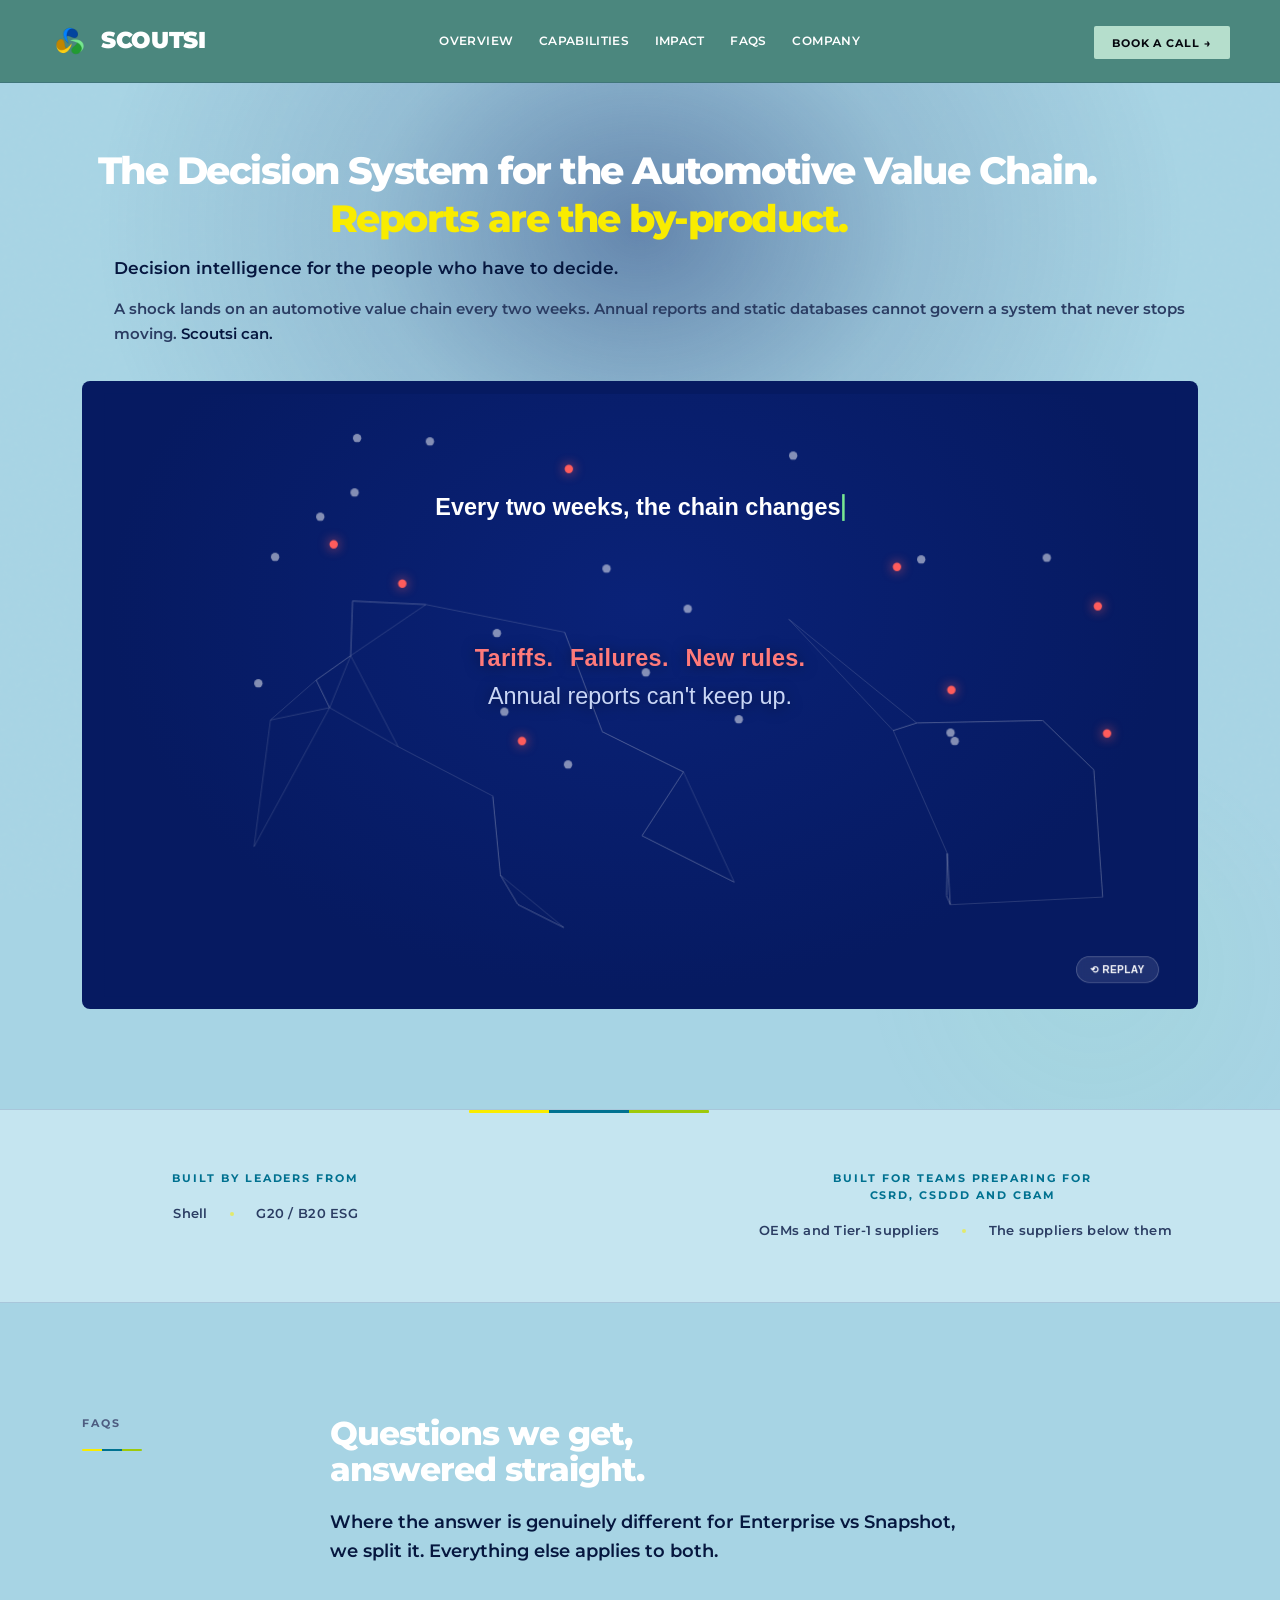
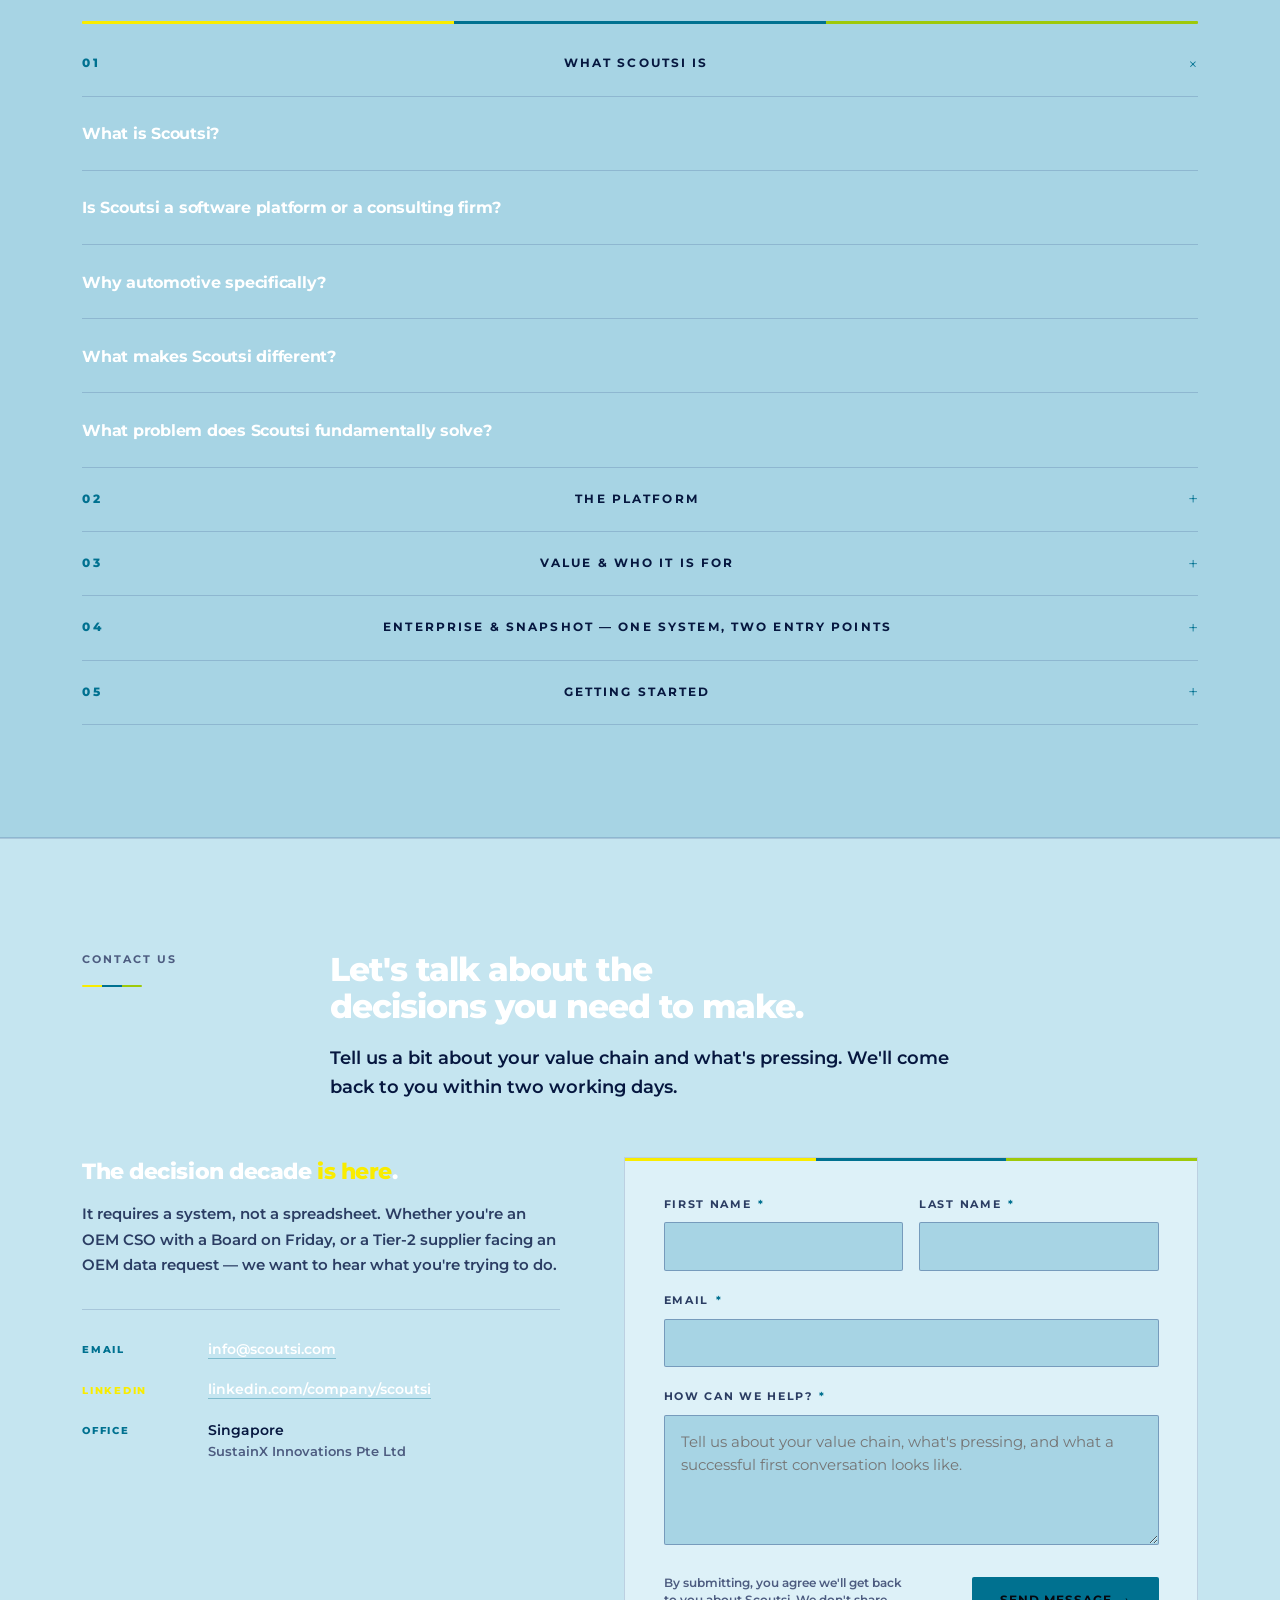
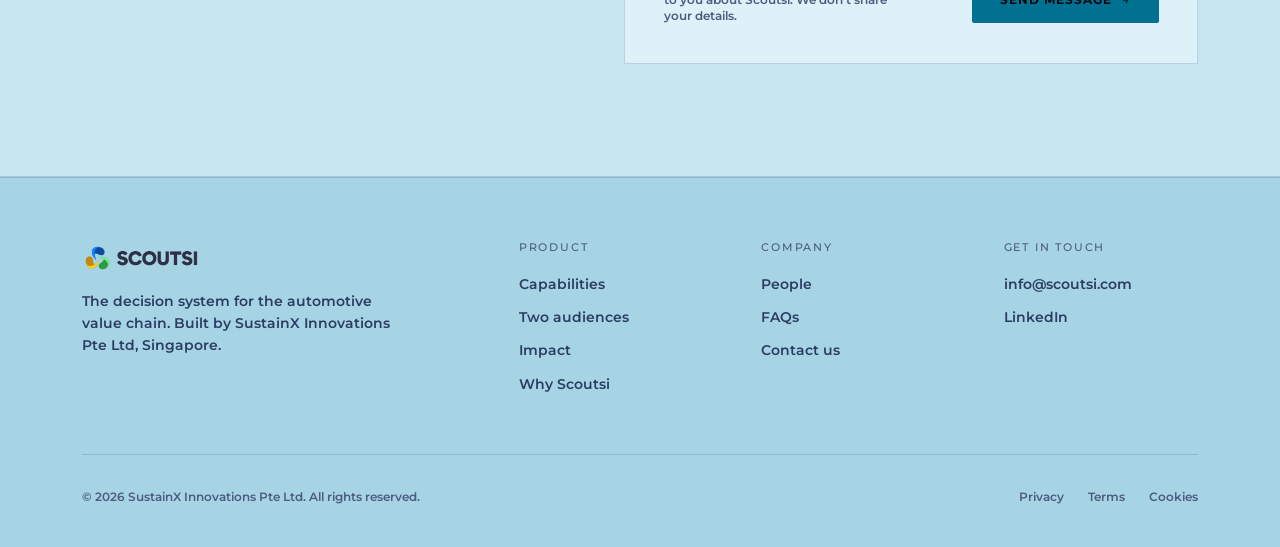
<file: index.html>
<!doctype html>
<html lang="en">
  <head>
    <meta charset="UTF-8" />
    <meta name="viewport" content="width=device-width,initial-scale=1" />
    <title>Scoutsi — The decision system for the automotive value chain</title>
    <meta
      name="description"
      content="Scoutsi is an intelligent decision system for the automotive value chain. A continuously updated model of every supplier, flow, and dependency — connecting what's changing in the chain to what needs to change inside the business. Reports come out as a by-product."
    />
    <link
      rel="icon"
      type="image/png"
      href="[data-uri]"
    />
    <link rel="preconnect" href="https://fonts.googleapis.com" />
    <link rel="preconnect" href="https://fonts.gstatic.com" crossorigin />
    <link
      href="https://fonts.googleapis.com/css2?family=Montserrat:wght@300;400;500;600;700;800;900&display=swap"
      rel="stylesheet"
    />
    <link rel="stylesheet" href="style.css" />
  </head>
  <body>
    <div class="spine-bg"></div>

    <!-- NAV -->
    <nav id="nav">
      <div class="nav-in">
        <a href="index.html" class="nav-logo" aria-label="Scoutsi home">
          <span class="logo-mark"
            ><img
              src="[data-uri]"
              alt=""
          /></span>
          <span>SCOUTSI</span>
        </a>
        
        <div class="nav-links">
            <a href="about-us.html">Overview</a>
          <a href="capabilities.html">Capabilities</a>
          <a href="impact.html">Impact</a>
          <a href="#faq">FAQs</a>
          <a href="founders.html">Company</a>
        </div>
        <div class="nav-ctas">
          <a href="#contact" class="nav-cta">Book a call →</a>
        </div>
        <div class="hamburger" id="hbg" aria-label="Menu">
          <span></span><span></span><span></span>
        </div>
      </div>
    </nav>

    <div class="lead" id="lead"></div>

    <!-- HERO -->
    <section class="hero" id="hero">
      <div class="wrap hero-grid">
        <div class="hero-left">
          <h1 class="hero-title">
            <div class="l1">The Decision System for the Automotive Value Chain.</div>
            <div class="l3"
              >Reports are the <span class="nb">by-product.</span></div
            >
          </h1>

          <p class="hero-tag">
            Decision intelligence for the people who have to decide.
          </p>

          <p class="hero-sub">
            A shock lands on an automotive value chain every two weeks. Annual
            reports and static databases cannot govern a system that never
            stops moving. <strong>Scoutsi can.</strong>
          </p>

        <!-- DASHBOARD MOCKUP -->
        <div class="hero-right">
          <div
            style="
              animation: fadeUp 1s 0.3s both;
              border-radius: 8px;
              overflow: hidden;
              aspect-ratio: 16/9;
              width: 100%;
              background: #061a61;
            "
          >
            <iframe
              src="assets/scoutsi-product-offerings.html"
              style="
                width: 100%;
                height: 100%;
                border: none;
                display: block;
                background: transparent;
              "
              scrolling="no"
              allowtransparency="true"
              title="Scoutsi Brand Video"
            ></iframe>
          </div>
        </div>
      </div>
    </section>

    <!-- TRUST -->
   <div class="trust">
  <div class="wrap trust-in">

    <div class="trust-side">
      <div class="trust-label">Built by leaders from</div>
      <div class="trust-items">
        <span class="trust-item">Shell</span>
        <span class="trust-item">G20 / B20 ESG</span>
      </div>
    </div>

    <div class="trust-side trust-side--right">
      <div class="trust-label">Built for teams preparing for<br>CSRD, CSDDD and CBAM</div>
      <div class="trust-items">
        <span class="trust-item">OEMs and Tier-1 suppliers</span>
        <span class="trust-item">The suppliers below them</span>
      </div>
    </div>

  </div>
</div>


    <!-- FAQ -->
    <section class="faq" id="faq">
      <div class="wrap">
        <div class="section-header">
          <div class="section-meta">
            <span class="eyebrow">FAQs</span>
            <div class="meta-line"></div>
          </div>
          <div class="section-title">
            <h2 class="reveal">Questions we get,<br />answered straight.</h2>
            <p class="lead reveal">
              Where the answer is genuinely different for Enterprise vs
              Snapshot, we split it. Everything else applies to both.
            </p>
          </div>
        </div>

        <div class="faq-list reveal">
          <div class="faq-section">
            <span class="faq-section-num">01</span
            ><span class="faq-section-name">What Scoutsi Is</span>
          </div>
          <div class="faq-item">
            <div class="faq-q"><span>What is Scoutsi?</span></div>
            <div class="faq-a">
              <div class="faq-a-inner">
                <p>
                  Scoutsi is an intelligent decision system for the automotive
                  value chain. It maintains a continuously updated model of an
                  organisation's suppliers, partners, dependencies, and
                  exposures — commercial, operational, and regulatory — and
                  reasons over that model in real time, so that when the chain
                  shifts, the business knows what it means before the window to
                  act has closed.
                </p>
                <p>
                  Reports, disclosures, and compliance outputs are produced by
                  the system as a natural by-product. They are not its purpose.
                  The purpose is
                  <strong
                    >decision-ready intelligence, at the moment decisions need
                    to be made</strong
                  >.
                </p>
              </div>
            </div>
          </div>
          <div class="faq-item">
            <div class="faq-q">
              <span>Is Scoutsi a software platform or a consulting firm?</span>
            </div>
            <div class="faq-a">
              <div class="faq-a-inner">
                <p>
                  Scoutsi is neither a conventional software platform nor a
                  consulting firm.
                </p>
                <p>
                  Scoutsi combines a sector-specific intelligent decision
                  platform with a structured approach to embedding it inside
                  your organisation — so capability stays with you, not with an
                  external team. The goal is to make your people
                  <strong>faster and better at consequential decisions</strong>,
                  not to create a dependency on advisors or annual contracts.
                </p>
              </div>
            </div>
          </div>
          <div class="faq-item">
            <div class="faq-q"><span>Why automotive specifically?</span></div>
            <div class="faq-a">
              <div class="faq-a-inner">
                <p>
                  The automotive value chain is one of the most complex decision
                  environments in any industry. Multi-tier supply chains
                  spanning dozens of countries. OEM-driven data cascades. Rapid
                  regulatory change across multiple jurisdictions. Tariff and
                  geopolitical exposure that forces decisions to be made
                  overnight.
                </p>
                <p>
                  Most enterprise intelligence tools are built for simpler
                  environments and adapted — poorly — for automotive. Scoutsi is
                  built from the ground up for this sector's specific structure,
                  its entity types, its data flows, and the decisions its
                  leaders actually have to make.
                </p>
                <p>
                  That is why automotive is where the architecture is built
                  first — and why solving it here means it generalises.
                </p>
              </div>
            </div>
          </div>
          <div class="faq-item">
            <div class="faq-q"><span>What makes Scoutsi different?</span></div>
            <div class="faq-a">
              <div class="faq-a-inner">
                <p>
                  Most AI tools reason over scraped consensus data and hope the
                  answer holds up. Scoutsi:
                </p>
                <ul class="faq-bullets">
                  <li>Starts from <strong>primary data</strong>,</li>
                  <li>
                    Applies <strong>sector intelligence</strong> built
                    specifically for the automotive value chain, and
                  </li>
                  <li>
                    <strong>Derives</strong> answers rather than generating them
                    — so every output carries its own evidence trail, from
                    source to conclusion.
                  </li>
                </ul>
                <p>
                  Built bottom-up for defensibility. Not top-down for demos.
                </p>
              </div>
            </div>
          </div>
          <div class="faq-item">
            <div class="faq-q">
              <span>What problem does Scoutsi fundamentally solve?</span>
            </div>
            <div class="faq-a">
              <div class="faq-a-inner">
                <p>
                  Automotive organisations are not failing to collect data. They
                  are failing to <strong>connect</strong> it — to each other, to
                  decisions, and to the moment those decisions need to be made.
                </p>
                <p>
                  Value chains now change faster than annual planning cycles can
                  track. A tariff shifts, a supplier fails, a regulation takes
                  effect — and the commercial, operational, and regulatory
                  consequences ripple through the business before anyone has had
                  time to model them. By the time a report lands, the window to
                  act has often already closed.
                </p>
                <p>
                  Scoutsi closes that gap. It gives the right intelligence to
                  the right person before the decision window closes — not as a
                  dashboard to browse, but as structured, traceable, actionable
                  intelligence surfaced at the moment it is needed.
                </p>
              </div>
            </div>
          </div>
          <div class="faq-section">
            <span class="faq-section-num">02</span
            ><span class="faq-section-name">The Platform</span>
          </div>
          <div class="faq-item">
            <div class="faq-q">
              <span>How does Scoutsi work at a high level?</span>
            </div>
            <div class="faq-a">
              <div class="faq-a-inner">
                <p>
                  Scoutsi builds and maintains a
                  <strong>living model of your value chain</strong> — every
                  supplier, partner, and dependency; every commercial,
                  operational, and regulatory exposure it carries. That model is
                  updated continuously as conditions change, not annually when a
                  report is due.
                </p>
                <p>
                  The system reasons over this model to surface decision
                  intelligence: costed scenarios when a shock hits, watchpoints
                  when conditions are shifting, and structured outputs —
                  compliance reports, disclosure-ready reports, OEM data
                  responses — produced as natural by-products of a system that
                  already holds the underlying data.
                </p>
                <ul class="faq-bullets">
                  <li>
                    A living value chain model — current as of today, not last
                    year
                  </li>
                  <li>
                    Continuous reasoning over changing conditions, not periodic
                    snapshots
                  </li>
                  <li>
                    Decision intelligence surfaced when it is needed, not
                    retrieved on request
                  </li>
                  <li>
                    Compliance and reporting outputs generated as by-products
                  </li>
                </ul>
              </div>
            </div>
          </div>
          <div class="faq-item">
            <div class="faq-q">
              <span
                >Does Scoutsi replace our ERP, EHS, or existing systems?</span
              >
            </div>
            <div class="faq-a">
              <div class="faq-a-inner">
                <p>
                  No. Scoutsi is designed to
                  <strong>sit alongside what you already run</strong> — SAP,
                  ERPs, data warehouses, existing ESG tools. It connects and
                  reasons over data those systems already hold. You keep your
                  systems, your data, and your control. Scoutsi adds the
                  intelligence layer that turns that data into decisions.
                </p>
              </div>
            </div>
          </div>
          <div class="faq-item">
            <div class="faq-q">
              <span
                >How is our data protected? Does it leave our environment?</span
              >
            </div>
            <div class="faq-a">
              <div class="faq-a-inner">
                <p>Data handling differs by product, by design.</p>
                <div class="split">
                  <div class="split-card enterprise">
                    <div class="split-tag">Enterprise</div>
                    Scoutsi Enterprise is
                    <strong>deployed within your own infrastructure</strong> —
                    your network, your cloud; not on Scoutsi's servers. Your
                    data never enters Scoutsi's systems. Data sovereignty is
                    guaranteed by architecture, not by policy.
                  </div>
                  <div class="split-card">
                    <div class="split-tag">Snapshot</div>
                    Scoutsi Snapshot runs on Scoutsi's cloud infrastructure.
                    Your data is stored in an <strong>isolated account</strong>,
                    and you control what you share and with whom. Nothing is
                    shared without your explicit consent.
                  </div>
                </div>
              </div>
            </div>
          </div>
          <div class="faq-item">
            <div class="faq-q">
              <span
                >Are we locked into a proprietary data model or vendor
                ecosystem?</span
              >
            </div>
            <div class="faq-a">
              <div class="faq-a-inner">
                <p>
                  No. You retain <strong>full ownership of your data</strong>,
                  full control over its structure and access, and full
                  independence from proprietary lock-ins. Scoutsi is
                  system-agnostic and built to integrate, not to capture.
                </p>
              </div>
            </div>
          </div>
          <div class="faq-item">
            <div class="faq-q">
              <span>How is intellectual property handled?</span>
            </div>
            <div class="faq-a">
              <div class="faq-a-inner">
                <p>
                  <strong>Your IP is yours.</strong> Any data, models, or
                  outputs generated from your data remain your property.
                </p>
                <p>
                  Where Scoutsi's own IP is deployed — the sector intelligence,
                  the reasoning architecture, the platform itself — this is
                  governed by a standard licensing agreement that permits full
                  usage within your organisation while protecting Scoutsi's
                  proprietary methods.
                </p>
              </div>
            </div>
          </div>
          <div class="faq-section">
            <span class="faq-section-num">03</span
            ><span class="faq-section-name">Value & Who It Is For</span>
          </div>
          <div class="faq-item">
            <div class="faq-q">
              <span
                >What does Scoutsi actually change for an organisation?</span
              >
            </div>
            <div class="faq-a">
              <div class="faq-a-inner">
                <p>
                  The most immediate change is <strong>speed</strong>. Decisions
                  that previously required weeks of data gathering, consultant
                  analysis, and manual reporting cycles can be made in days —
                  with explicit lineage from source data to conclusion, so the
                  output survives scrutiny.
                </p>
                <p>
                  The longer-term change is <strong>structural</strong>.
                  Sustainability and value-chain intelligence move from a
                  periodic reporting function to a continuous business
                  capability. It becomes part of how the organisation decides —
                  on sourcing, on capital allocation, on regulatory response.
                </p>
                <ul class="faq-bullets">
                  <li>
                    Up to <strong>75% reduction</strong> in compliance and
                    reporting cost
                  </li>
                  <li>
                    <strong>8–12 weeks</strong> from first engagement to
                    measurable value
                  </li>
                  <li>
                    Board-ready scenarios within <strong>days</strong> of any
                    commercial or regulatory shock
                  </li>
                  <li>OEM data requests answered in days, not months</li>
                  <li>Consultant dependency replaced by internal capability</li>
                </ul>
              </div>
            </div>
          </div>
          <div class="faq-item">
            <div class="faq-q">
              <span>How does Scoutsi benefit the CEO?</span>
            </div>
            <div class="faq-a">
              <div class="faq-a-inner">
                <p>
                  For a CEO, value-chain risk is
                  <strong>enterprise risk</strong> — not a sustainability
                  function issue. Regulatory exposure, supplier concentration,
                  geopolitical repricing, and OEM contract conditions all carry
                  consequences that affect capital allocation, market
                  positioning, and licence to operate.
                </p>
                <p>
                  Scoutsi gives the CEO line of sight into those consequences —
                  across the full value chain, continuously, not just at annual
                  review. It converts sustainability and value-chain exposure
                  from a delegated reporting topic into
                  <strong>governed enterprise intelligence</strong>.
                </p>
              </div>
            </div>
          </div>
          <div class="faq-item">
            <div class="faq-q">
              <span>How does Scoutsi benefit the CSO?</span>
            </div>
            <div class="faq-a">
              <div class="faq-a-inner">
                <p>
                  The CSO's challenge is
                  <strong>defensibility at scale</strong> — sustainability
                  commitments expanding faster than the systems that support
                  them, while scrutiny from regulators, auditors, and OEM
                  customers keeps rising.
                </p>
                <p>
                  Scoutsi gives the CSO a single, traceable source of truth
                  across disclosures, audits, and customer responses.
                  Consistency over time. Institutional knowledge preserved.
                  Reliance on external advisors reduced. Sustainability
                  operating as a credible, enterprise-controlled capability
                  rather than an annual exercise.
                </p>
              </div>
            </div>
          </div>
          <div class="faq-item">
            <div class="faq-q">
              <span>How does Scoutsi benefit the CFO?</span>
            </div>
            <div class="faq-a">
              <div class="faq-a-inner">
                <p>
                  Sustainability has become a recurring cost and audit friction
                  point — often without the financial-grade controls that other
                  enterprise functions take for granted.
                </p>
                <p>
                  Scoutsi brings the same discipline to sustainability data that
                  finance applies to financial data:
                  <strong
                    >standardised inputs, enforced traceability, repeatable
                    processes</strong
                  >, and outputs that hold up under auditor scrutiny. Compliance
                  costs go down. Audit rework goes down. Investor credibility
                  goes up.
                </p>
              </div>
            </div>
          </div>
          <div class="faq-item">
            <div class="faq-q">
              <span
                >How does Scoutsi support Supply Chain and Procurement
                leaders?</span
              >
            </div>
            <div class="faq-a">
              <div class="faq-a-inner">
                <p>
                  Supply chain leaders carry risk they cannot currently see.
                  Multi-tier networks spanning hundreds of suppliers across
                  dozens of countries — with concentration risks, regulatory
                  exposures, and commercial dependencies buried deep in Tier 2
                  and Tier 3.
                </p>
                <p>
                  Scoutsi maps that network, maintains a live picture of its
                  exposures, and surfaces intelligence when conditions change —
                  <strong>before</strong> a supplier failure becomes a
                  production crisis, <strong>before</strong> a regulatory shift
                  becomes a contract breach.
                </p>
                <ul class="faq-bullets">
                  <li>
                    Full visibility across supplier network depth and breadth
                  </li>
                  <li>
                    Automated data collection and validation from suppliers
                  </li>
                  <li>
                    Real-time flagging of emerging concentration, regulatory,
                    and commercial risk
                  </li>
                  <li>
                    Sourcing scenario analysis when supply chain conditions
                    shift
                  </li>
                </ul>
              </div>
            </div>
          </div>
          <div class="faq-item">
            <div class="faq-q">
              <span
                >How does Scoutsi support Sales and External Relations
                teams?</span
              >
            </div>
            <div class="faq-a">
              <div class="faq-a-inner">
                <p>
                  OEM customers increasingly require credible, traceable
                  sustainability and supply chain data as a
                  <strong>condition of doing business</strong> — not a
                  nice-to-have, a contract requirement.
                </p>
                <p>
                  Scoutsi means those data requests can be answered in days,
                  with structured, defensible outputs, rather than weeks of
                  internal scramble. Faster responses. Stronger credibility.
                  Revenue protected.
                </p>
              </div>
            </div>
          </div>
          <div class="faq-item">
            <div class="faq-q">
              <span>How does Scoutsi support the Board?</span>
            </div>
            <div class="faq-a">
              <div class="faq-a-inner">
                <p>
                  Boards need to govern sustainability and value-chain risk
                  without being buried in operational detail. Scoutsi provides
                  the structured intelligence that makes that possible — the
                  form it takes depends on which product your organisation runs.
                </p>
                <div class="split">
                  <div class="split-card enterprise">
                    <div class="split-tag">Enterprise</div>
                    Scoutsi Enterprise gives the Board
                    <strong>audit-grade assurance</strong>: defensible
                    narratives, explicit evidence trails from source to
                    conclusion, and confidence that every disclosure can survive
                    regulatory or investor scrutiny. Less governance risk.
                    Stronger assurance readiness.
                  </div>
                  <div class="split-card">
                    <div class="split-tag">Snapshot</div>
                    Scoutsi Snapshot gives the Board
                    <strong>credible, confidence-tiered visibility</strong> into
                    the organisation's sustainability position — clearly
                    labelled outputs that show what is known, what has been
                    estimated, and where primary data would strengthen the
                    picture. Traceable, honest, and built to grow in confidence
                    over time.
                  </div>
                </div>
              </div>
            </div>
          </div>
          <div class="faq-section">
            <span class="faq-section-num">04</span
            ><span class="faq-section-name"
              >Enterprise & Snapshot — One System, Two Entry Points</span
            >
          </div>
          <div class="faq-item">
            <div class="faq-q"><span>Who is Scoutsi Enterprise for?</span></div>
            <div class="faq-a">
              <div class="faq-a-inner">
                <p>
                  Scoutsi Enterprise is for
                  <strong>OEMs and Tier-1 suppliers</strong> facing the full
                  complexity of the value chain — Scope 3 obligations, CSRD and
                  ESRS reporting, OEM data cascade requirements, and the
                  board-level pressure to govern all of it with financial-grade
                  rigour.
                </p>
                <p>
                  It is deployed within your own environment. Your data never
                  leaves your walls. Every output is traceable from source to
                  conclusion. It is built for the moment a decision has to
                  survive an audit — not just for demos.
                </p>
              </div>
            </div>
          </div>
          <div class="faq-item">
            <div class="faq-q"><span>Who is Scoutsi Snapshot for?</span></div>
            <div class="faq-a">
              <div class="faq-a-inner">
                <p>
                  Scoutsi Snapshot is for
                  <strong>MSMEs and Tier-2/3 suppliers</strong> facing a
                  specific, urgent pressure: OEM customers operating under CSRD,
                  ESRS, and OEM cascade requirements are increasingly required
                  to account for supply chain emissions — and that obligation is
                  landing on smaller suppliers as data requests and contract
                  conditions.
                </p>
                <p>
                  Snapshot produces a credible,
                  <strong>screening-grade answer in days</strong>: a traceable
                  product carbon footprint from sector intelligence and your own
                  data — without a sustainability team, without clean data to
                  start, without a six-month project. Your data stays isolated
                  to your own account, and you decide what to share.
                </p>
              </div>
            </div>
          </div>
          <div class="faq-item">
            <div class="faq-q">
              <span>Are Enterprise and Snapshot different products?</span>
            </div>
            <div class="faq-a">
              <div class="faq-a-inner">
                <p>
                  They share the <strong>same underlying system</strong> — the
                  same sector intelligence, the same reasoning architecture, the
                  same commitment to primary data and explicit lineage. What
                  differs is the entry point and deployment model.
                </p>
                <p>
                  Enterprise is a deep, per-customer deployment within your
                  environment. Snapshot is a faster, lighter entry point
                  designed for the MSME reality — lower cost, lower internal
                  resource requirement, and a path to upgrade as needs evolve.
                </p>
              </div>
            </div>
          </div>
          <div class="faq-section">
            <span class="faq-section-num">05</span
            ><span class="faq-section-name">Getting Started</span>
          </div>
          <div class="faq-item">
            <div class="faq-q">
              <span>Where do I start — Enterprise or Snapshot?</span>
            </div>
            <div class="faq-a">
              <div class="faq-a-inner">
                <p>
                  It depends on where you sit in the value chain and what you
                  need to solve first.
                </p>
                <p>
                  If you are an <strong>OEM or Tier-1 supplier</strong> managing
                  Scope 3 obligations, board-level reporting, or supplier
                  cascade requirements across a complex chain, Scoutsi
                  Enterprise is the right conversation. It is a bespoke
                  deployment — we engage selectively and scope carefully before
                  committing to a paid pilot.
                </p>
                <p>
                  If you are an
                  <strong>MSME or Tier-2/3 supplier</strong> facing an OEM data
                  request, a PCF deadline, or a compliance obligation you cannot
                  fund a full enterprise engagement to address, Scoutsi Snapshot
                  is designed for you. You can be up and running in days,
                  without a consultant and without a project.
                </p>
              </div>
            </div>
          </div>
          <div class="faq-item">
            <div class="faq-q">
              <span>How do I get started with Scoutsi Snapshot?</span>
            </div>
            <div class="faq-a">
              <div class="faq-a-inner">
                <p>
                  Snapshot is <strong>self-serve</strong>. Sign up, connect your
                  data, and Scoutsi generates a screening-grade,
                  confidence-tiered product carbon footprint — typically within
                  days. No consultant. No six-month implementation. No clean
                  data required to begin.
                </p>
                <p>
                  Your outputs are transparently labelled: every figure shows
                  what is derived from primary data, what is estimated from
                  sector intelligence, and where contributing more of your own
                  data would improve confidence. You start with what you have
                  and the picture strengthens over time.
                </p>
              </div>
            </div>
          </div>
          <div class="faq-item">
            <div class="faq-q">
              <span>How do I get started with Scoutsi Enterprise?</span>
            </div>
            <div class="faq-a">
              <div class="faq-a-inner">
                <p>
                  Enterprise begins with a conversation,
                  <strong>not a contract</strong>. We work with a select number
                  of organisations where we believe the fit is real and the
                  impact will be significant — so the first step is a strategic
                  discussion about your value-chain exposures and where decision
                  latency is costing you most.
                </p>
                <p>
                  If there is a fit, we scope a paid pilot: tightly bounded,
                  focused on one priority use case, and designed to deliver a
                  working slice of your decision backbone in
                  <strong>8–12 weeks</strong>. The pilot is the foundation for
                  full deployment — not a separate exercise.
                </p>
              </div>
            </div>
          </div>
          <div class="faq-item">
            <div class="faq-q"><span>What does a paid pilot involve?</span></div>
            <div class="faq-a">
              <div class="faq-a-inner">
                <p>
                  A paid, tightly scoped pilot focused on
                  <strong>one priority use case</strong> — typically one where
                  the value of faster, more defensible intelligence is
                  immediately visible.
                </p>
                <p>
                  It is designed to be low-risk and proportionate: a short
                  working session to map how data currently flows through your
                  business, a defined scope agreed upfront, and 8–12 weeks to a
                  live, working slice that your people can actually use.
                </p>
                <ul class="faq-bullets">
                  <li>
                    One focal point from your team — ideally from the function
                    with highest urgency
                  </li>
                  <li>
                    Limited subject matter expert input (a few hours per week)
                  </li>
                  <li>
                    Access to existing reports and data — can be obfuscated
                    where necessary
                  </li>
                </ul>
              </div>
            </div>
          </div>
          <div class="faq-item">
            <div class="faq-q"><span>Why is the pilot paid?</span></div>
            <div class="faq-a">
              <div class="faq-a-inner">
                <p>
                  Because it delivers something <strong>real</strong>. The pilot
                  produces a working tool scoped to your use case — not a demo,
                  not a slide deck. It is priced to be proportionate to the
                  value it creates, and there is an option to move directly to
                  full deployment once the pilot is complete.
                </p>
              </div>
            </div>
          </div>
          <div class="faq-item">
            <div class="faq-q">
              <span>What is the first meeting actually for?</span>
            </div>
            <div class="faq-a">
              <div class="faq-a-inner">
                <p>
                  It is not a pitch. It is a
                  <strong>strategic conversation</strong> — about your
                  value-chain exposures, where the decision latency is costing
                  you most, and whether Scoutsi is the right fit for your
                  specific situation.
                </p>
                <p>
                  We will share what leading automotive organisations are
                  preparing for and where the highest-leverage opportunities
                  typically lie. You will leave with a clearer picture of your
                  own priorities, whether or not we proceed.
                </p>
              </div>
            </div>
          </div>
          <div class="faq-item">
            <div class="faq-q"><span>What happens after the pilot?</span></div>
            <div class="faq-a">
              <div class="faq-a-inner">
                <p>
                  When the pilot delivers — and it is scoped precisely so that it
                  does — the path to full deployment is a
                  <strong>short step, not a new procurement cycle</strong>. The
                  working tool produced in the pilot is the foundation.
                </p>
                <p>
                  We also continue to evolve the platform alongside you: deeper
                  value-chain coverage, broader regulatory alignment, stronger
                  supply chain integration — driven by real-world use cases, not
                  product roadmap assumptions.
                </p>
              </div>
            </div>
          </div>
        </div>
      </div>
    </section>

    <!-- CONTACT -->
    <section class="contact" id="contact">
      <div class="wrap">
        <div class="section-header">
          <div class="section-meta">
            <span class="eyebrow">Contact us</span>
            <div class="meta-line"></div>
          </div>
          <div class="section-title">
            <h2 class="reveal">
              Let's talk about the<br />decisions you need to make.
            </h2>
            <p class="lead reveal">
              Tell us a bit about your value chain and what's pressing. We'll
              come back to you within two working days.
            </p>
          </div>
        </div>

        <div class="contact-grid">
          <div class="contact-info reveal">
            <h3>
              The decision decade
              <span style="color: var(--yellow)">is here</span>.
            </h3>
            <p>
              It requires a system, not a spreadsheet. Whether you're an OEM CSO
              with a Board on Friday, or a Tier-2 supplier facing an OEM data
              request — we want to hear what you're trying to do.
            </p>
            <div class="contact-meta">
              <div class="contact-meta-row">
                <div class="contact-meta-label">Email</div>
                <div class="contact-meta-value">
                  <a href="mailto:info@scoutsi.com">info@scoutsi.com</a>
                </div>
              </div>
              <div class="contact-meta-row">
                <div class="contact-meta-label">LinkedIn</div>
                <div class="contact-meta-value">
                  <a
                    href="https://www.linkedin.com/company/scoutsi"
                    target="_blank"
                    rel="noopener"
                    >linkedin.com/company/scoutsi</a
                  >
                </div>
              </div>
              <div class="contact-meta-row">
                <div class="contact-meta-label">Office</div>
                <div class="contact-meta-value">
                  Singapore<br /><span
                    style="color: var(--tx-dim); font-size: 0.82rem"
                    >SustainX Innovations Pte Ltd</span
                  >
                </div>
              </div>
            </div>
          </div>

          <form class="contact-form reveal" id="contactForm" novalidate>
            <div class="form-row two-col">
              <div>
                <label class="form-label" for="fname"
                  >First name <span class="req">*</span></label
                >
                <input
                  type="text"
                  class="form-input"
                  id="fname"
                  name="fname"
                  required
                  autocomplete="given-name"
                />
              </div>
              <div>
                <label class="form-label" for="lname"
                  >Last name <span class="req">*</span></label
                >
                <input
                  type="text"
                  class="form-input"
                  id="lname"
                  name="lname"
                  required
                  autocomplete="family-name"
                />
              </div>
            </div>
            <div class="form-row">
              <label class="form-label" for="email"
                >Email <span class="req">*</span></label
              >
              <input
                type="email"
                class="form-input"
                id="email"
                name="email"
                required
                autocomplete="email"
              />
            </div>
            <div class="form-row">
              <label class="form-label" for="query"
                >How can we help? <span class="req">*</span></label
              >
              <textarea
                class="form-textarea"
                id="query"
                name="query"
                required
                placeholder="Tell us about your value chain, what's pressing, and what a successful first conversation looks like."
              ></textarea>
            </div>
            <div class="form-submit-row">
              <div class="form-help">
                By submitting, you agree we'll get back to you about Scoutsi. We
                don't share your details.
              </div>
              <button type="submit" class="btn btn-primary">
                Send message <span class="arrow">→</span>
              </button>
            </div>
            <div class="form-status" id="formStatus">
              Opening your email client…
            </div>
          </form>
        </div>
      </div>
    </section>

    <!-- FOOTER -->
    <footer>
      <div class="wrap">
        <div class="footer-top">
          <div class="footer-brand">
            <img
              src="[data-uri]"
              alt="Scoutsi"
            />
            <p>
              The decision system for the automotive value chain. Built by
              SustainX Innovations Pte Ltd, Singapore.
            </p>
          </div>
          <div class="footer-col">
            <h5>Product</h5>
            <a href="#what">Capabilities</a>
            <a href="#audiences">Two audiences</a>
            <a href="#impact">Impact</a>
            <a href="#why">Why Scoutsi</a>
          </div>
          <div class="footer-col">
            <h5>Company</h5>
            <a href="#team">People</a>
            <a href="#faq">FAQs</a>
            <a href="#contact">Contact us</a>
          </div>
          <div class="footer-col">
            <h5>Get in touch</h5>
            <a href="mailto:info@scoutsi.com">info@scoutsi.com</a>
            <a
              href="https://www.linkedin.com/company/scoutsi"
              target="_blank"
              rel="noopener"
              >LinkedIn</a
            >
          </div>
        </div>
        <div class="footer-bottom">
          <div>© 2026 SustainX Innovations Pte Ltd. All rights reserved.</div>
          <div class="legal">
            <a href="#">Privacy</a>
            <a href="#">Terms</a>
            <a href="#">Cookies</a>
          </div>
        </div>
      </div>
    </footer>

    <button
      id="btt"
      aria-label="Back to top"
      onclick="window.scrollTo({ top: 0, behavior: 'smooth' })"
    >
      <svg viewBox="0 0 24 24"><polyline points="18 15 12 9 6 15" /></svg>
    </button>

    <script src="script.js" defer></script>
  </body>
</html>
</file>
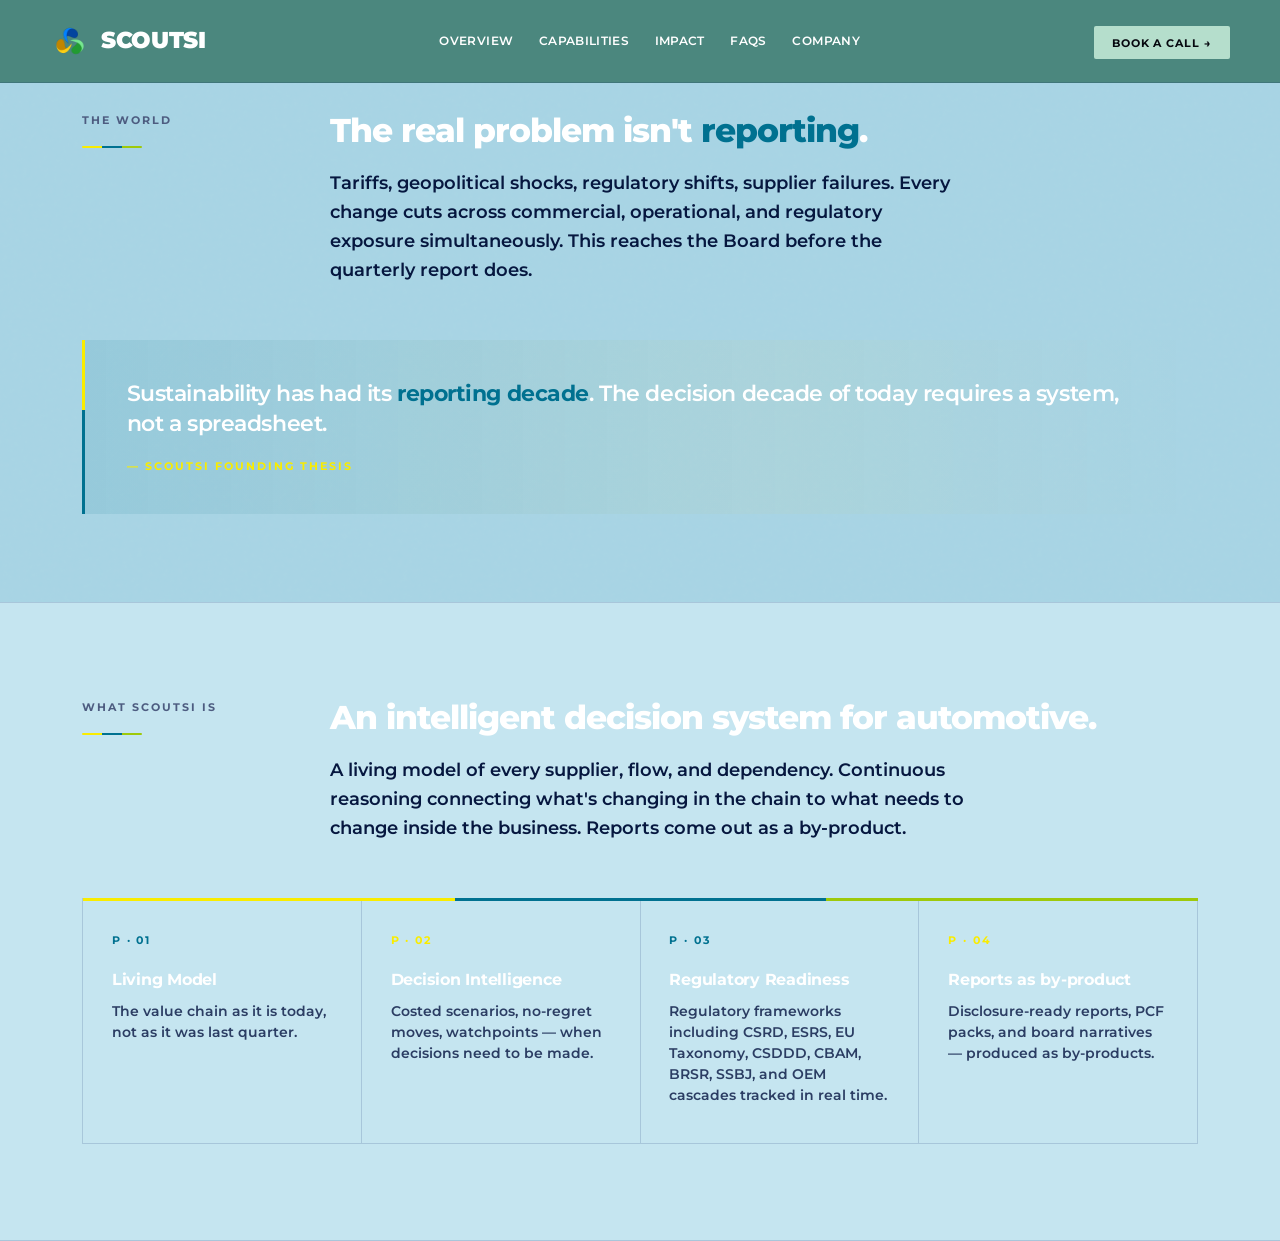
<file: about-us.html>
<!doctype html>
<html lang="en">
  <head>
    <meta charset="UTF-8" />
    <meta name="viewport" content="width=device-width,initial-scale=1" />
    <title>Scoutsi — The decision system for the automotive value chain</title>
    <meta
      name="description"
      content="Scoutsi is an intelligent decision system for the automotive value chain. A continuously updated model of every supplier, flow, and dependency — connecting what's changing in the chain to what needs to change inside the business. Reports come out as a by-product."
    />
    <link
      rel="icon"
      type="image/png"
      href="[data-uri]"
    />
    <link rel="preconnect" href="https://fonts.googleapis.com" />
    <link rel="preconnect" href="https://fonts.gstatic.com" crossorigin />
    <link
      href="https://fonts.googleapis.com/css2?family=Montserrat:wght@300;400;500;600;700;800;900&display=swap"
      rel="stylesheet"
    />
    <link rel="stylesheet" href="style.css" />
  </head>
  <body>
    <nav id="nav">
      <div class="nav-in">
        <a href="index.html" class="nav-logo" aria-label="Scoutsi home">
          <span class="logo-mark"
            ><img
              src="[data-uri]"
              alt=""
          /></span>
          <span>SCOUTSI</span>
        </a>

        <div class="nav-links">
          <a href="about-us.html">Overview</a>
          <a href="capabilities.html">Capabilities</a>
          <a href="impact.html">Impact</a>
          <a href="#faq">FAQs</a>
          <a href="founders.html">Company</a>
        </div>
        <div class="nav-ctas">
          <a href="index.html#contact" class="nav-cta">Book a call →</a>
        </div>
        <div class="hamburger" id="hbg" aria-label="Menu">
          <span></span><span></span><span></span>
        </div>
      </div>
    </nav>

    <div class="lead" id="lead"></div>

    <!-- 01 · THE WORLD -->
    <section class="world" id="world">
      <div class="wrap">
        <div class="section-header">
          <div class="section-meta">
            <span class="eyebrow">The World</span>
            <div class="meta-line"></div>
          </div>
          <div class="section-title">
            <h2 class="reveal">
              The real problem isn't <span class="green">reporting</span>.
            </h2>
            <p class="lead reveal">
              Tariffs, geopolitical shocks, regulatory shifts, supplier
              failures. Every change cuts across commercial, operational, and
              regulatory exposure simultaneously. This reaches the Board before
              the quarterly report does.
            </p>
          </div>
        </div>

        <div class="pullquote reveal">
          <div class="pullquote-text">
            Sustainability has had its <em>reporting decade</em>. The decision
            decade of today requires a system, not a spreadsheet.
          </div>
          <div class="pullquote-attr">— Scoutsi Founding Thesis</div>
        </div>
      </div>
    </section>

    <!-- 02 · WHAT SCOUTSI IS -->
    <section class="what-is" id="what">
      <div class="wrap">
        <div class="section-header">
          <div class="section-meta">
            <span class="eyebrow">What Scoutsi Is</span>
            <div class="meta-line"></div>
          </div>
          <div class="section-title">
            <h2 class="reveal">
              An intelligent decision system for automotive.
            </h2>
            <p class="lead reveal">
              A living model of every supplier, flow, and dependency. Continuous
              reasoning connecting what's changing in the chain to what needs to
              change inside the business. Reports come out as a by-product.
            </p>
          </div>
        </div>

        <div class="pillars reveal">
          <div class="pillar">
            <div class="pillar-num">P · 01</div>
            <h3>Living Model</h3>
            <p>The value chain as it is today, not as it was last quarter.</p>
          </div>
          <div class="pillar">
            <div class="pillar-num">P · 02</div>
            <h3>Decision Intelligence</h3>
            <p>
              Costed scenarios, no-regret moves, watchpoints — when decisions
              need to be made.
            </p>
          </div>
          <div class="pillar">
            <div class="pillar-num">P · 03</div>
            <h3>Regulatory Readiness</h3>
            <p>
              Regulatory frameworks including CSRD, ESRS, EU Taxonomy, CSDDD,
              CBAM, BRSR, SSBJ, and OEM cascades tracked in real time.
            </p>
          </div>
          <div class="pillar">
            <div class="pillar-num">P · 04</div>
            <h3>Reports as by-product</h3>
            <p>
              Disclosure-ready reports, PCF packs, and board narratives —
              produced as by-products.
            </p>
          </div>
        </div>
      </div>
    </section>

    <script src="script.js" defer></script>
  </body>
</html>
</file>
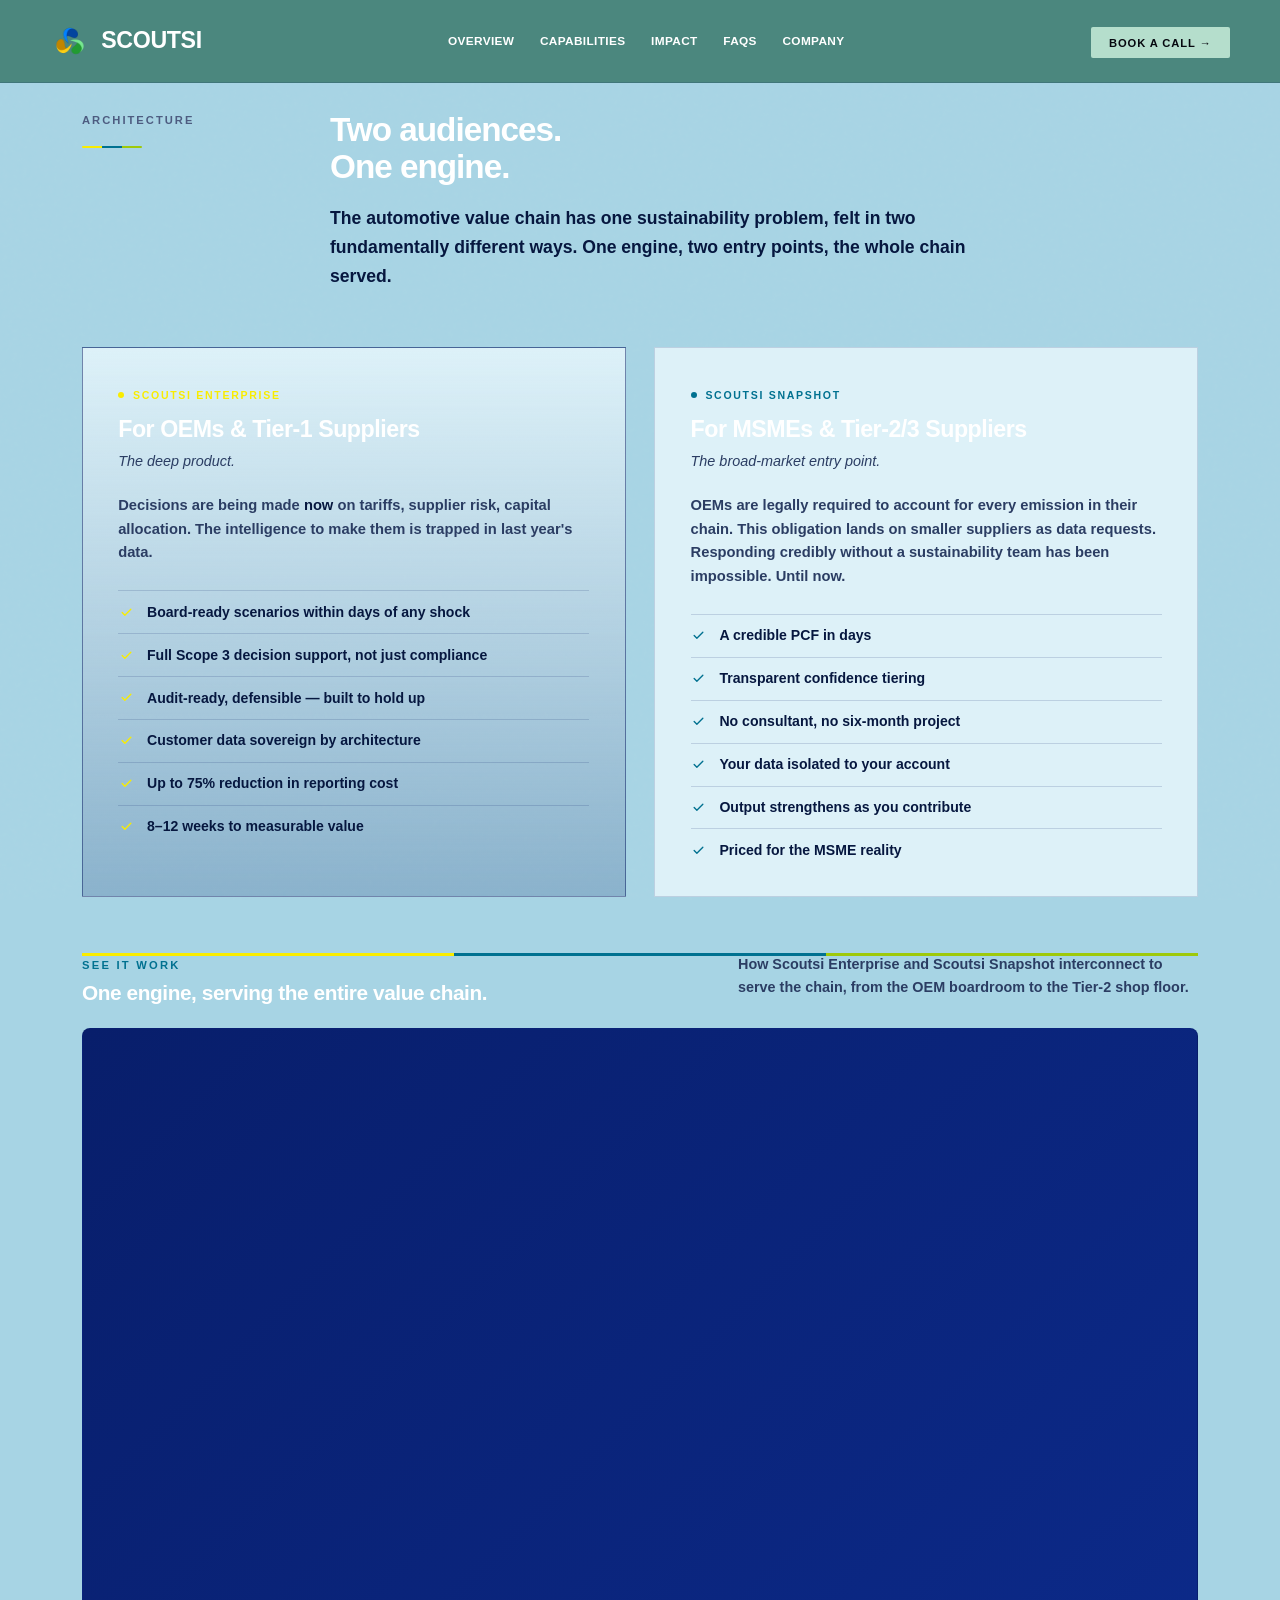
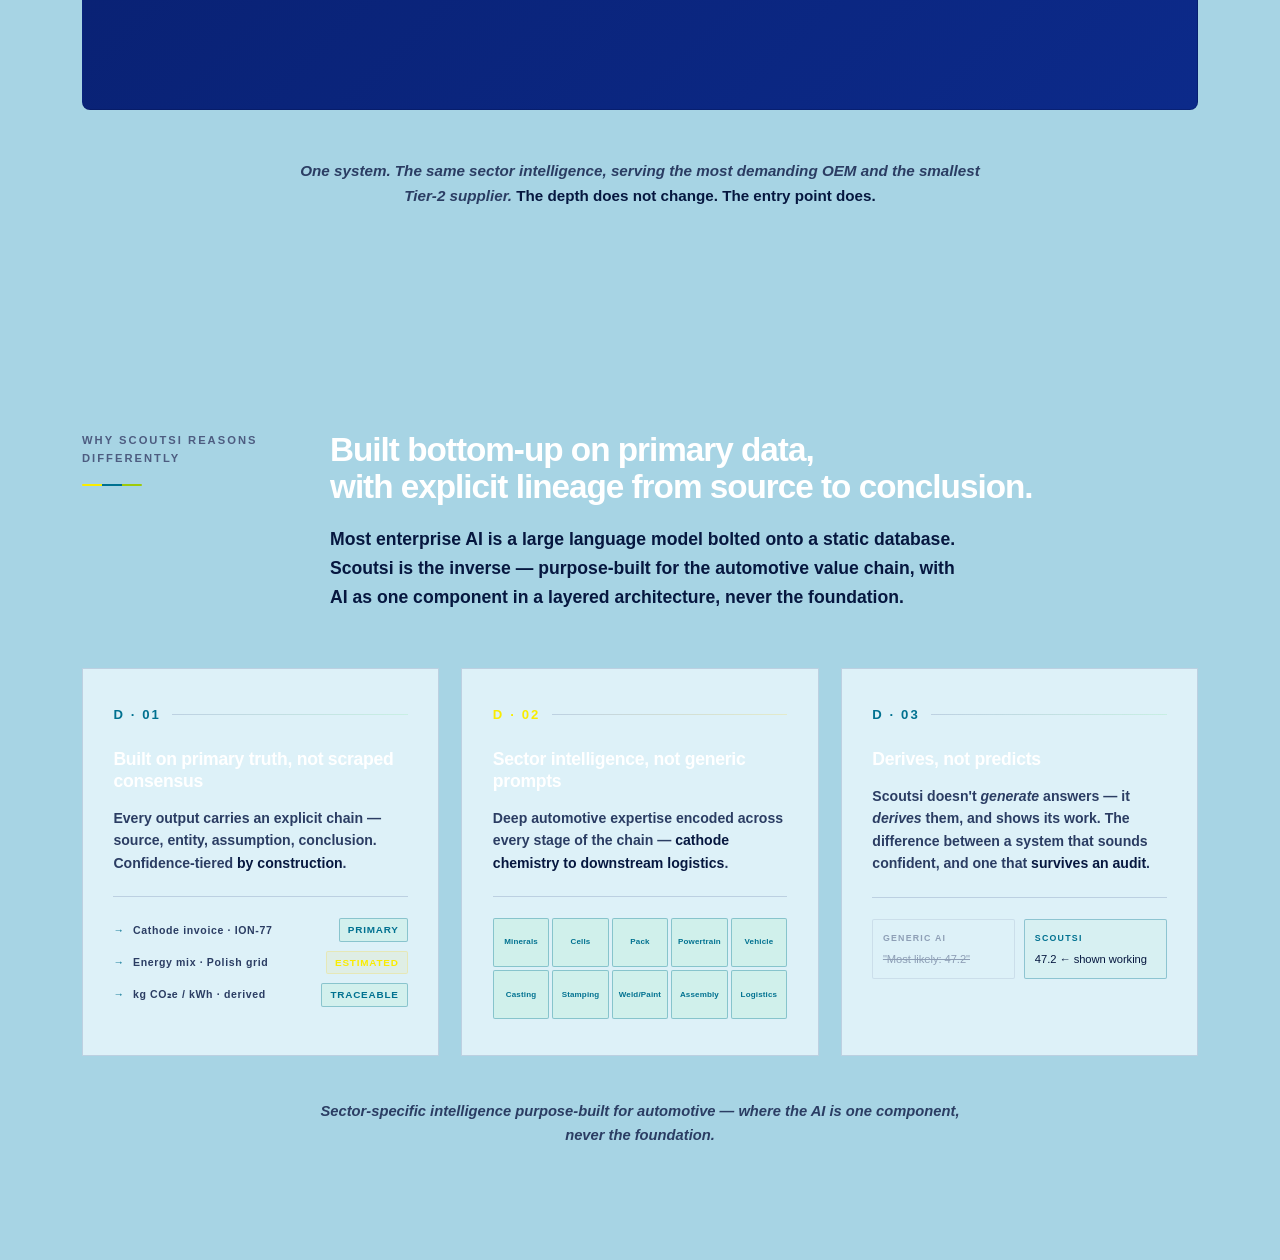
<file: capabilities.html>
<!doctype html>
<html lang="en">
  <head>
    <meta charset="UTF-8" />
    <meta name="viewport" content="width=device-width, initial-scale=1.0" />
    <title>Capabilities</title>
    <link rel="stylesheet" href="style.css" />
  </head>
  <body>
    <div class="spine-bg"></div>

    <!-- NAV -->
    <nav id="nav">
      <div class="nav-in">
        <a href="index.html" class="nav-logo" aria-label="Scoutsi home">
          <span class="logo-mark"
            ><img
              src="[data-uri]"
              alt=""
          /></span>
          <span>SCOUTSI</span>
        </a>
        <div class="nav-links">
          <a href="about-us.html">Overview</a>
          <a href="capabilities.html">Capabilities</a>
          <a href="impact.html">Impact</a>
          <a href="index.html#faq">FAQs</a>
          <a href="founders.html">Company</a>
        </div>
        <div class="nav-ctas">
          <a href="index.html#contact" class="nav-cta">Book a call →</a>
        </div>
        <div class="hamburger" id="hbg" aria-label="Menu">
          <span></span><span></span><span></span>
        </div>
      </div>
    </nav>

    <!-- 03 · TWO AUDIENCES -->
    <section class="audiences" id="audiences">
      <div class="wrap">
        <div class="section-header">
          <div class="section-meta">
            <span class="eyebrow">Architecture</span>
            <div class="meta-line"></div>
          </div>
          <div class="section-title">
            <h2 class="reveal">Two audiences.<br />One engine.</h2>
            <p class="lead reveal">
              The automotive value chain has one sustainability problem, felt in
              two fundamentally different ways. One engine, two entry points,
              the whole chain served.
            </p>
          </div>
        </div>

        <div class="audience-grid">
          <!-- ENTERPRISE -->
          <div class="audience-card enterprise reveal">
            <div class="audience-tag">
              <span class="tag-dot"></span>Scoutsi Enterprise
            </div>
            <h3>For OEMs &amp; Tier-1 Suppliers</h3>
            <div class="audience-for">The deep product.</div>
            <p class="audience-context">
              Decisions are being made <strong>now</strong> on tariffs, supplier
              risk, capital allocation. The intelligence to make them is trapped
              in last year's data.
            </p>
            <ul class="audience-points">
              <li>
                <span class="check"
                  ><svg
                    viewBox="0 0 24 24"
                    fill="none"
                    stroke="currentColor"
                    stroke-width="2.5"
                    stroke-linecap="round"
                    stroke-linejoin="round"
                  >
                    <polyline points="20 6 9 17 4 12" /></svg></span
                ><span
                  >Board-ready scenarios within <strong>days</strong> of any
                  shock</span
                >
              </li>
              <li>
                <span class="check"
                  ><svg
                    viewBox="0 0 24 24"
                    fill="none"
                    stroke="currentColor"
                    stroke-width="2.5"
                    stroke-linecap="round"
                    stroke-linejoin="round"
                  >
                    <polyline points="20 6 9 17 4 12" /></svg></span
                ><span
                  >Full Scope 3 <strong>decision support</strong>, not just
                  compliance</span
                >
              </li>
              <li>
                <span class="check"
                  ><svg
                    viewBox="0 0 24 24"
                    fill="none"
                    stroke="currentColor"
                    stroke-width="2.5"
                    stroke-linecap="round"
                    stroke-linejoin="round"
                  >
                    <polyline points="20 6 9 17 4 12" /></svg></span
                ><span>Audit-ready, defensible — built to hold up</span>
              </li>
              <li>
                <span class="check"
                  ><svg
                    viewBox="0 0 24 24"
                    fill="none"
                    stroke="currentColor"
                    stroke-width="2.5"
                    stroke-linecap="round"
                    stroke-linejoin="round"
                  >
                    <polyline points="20 6 9 17 4 12" /></svg></span
                ><span
                  >Customer data
                  <strong>sovereign by architecture</strong></span
                >
              </li>
              <li>
                <span class="check"
                  ><svg
                    viewBox="0 0 24 24"
                    fill="none"
                    stroke="currentColor"
                    stroke-width="2.5"
                    stroke-linecap="round"
                    stroke-linejoin="round"
                  >
                    <polyline points="20 6 9 17 4 12" /></svg></span
                ><span
                  >Up to <strong>75% reduction</strong> in reporting cost</span
                >
              </li>
              <li>
                <span class="check"
                  ><svg
                    viewBox="0 0 24 24"
                    fill="none"
                    stroke="currentColor"
                    stroke-width="2.5"
                    stroke-linecap="round"
                    stroke-linejoin="round"
                  >
                    <polyline points="20 6 9 17 4 12" /></svg></span
                ><span><strong>8–12 weeks</strong> to measurable value</span>
              </li>
            </ul>
          </div>

          <!-- SNAPSHOT -->
          <div class="audience-card snapshot reveal">
            <div class="audience-tag">
              <span class="tag-dot"></span>Scoutsi Snapshot
            </div>
            <h3>For MSMEs &amp; Tier-2/3 Suppliers</h3>
            <div class="audience-for">The broad-market entry point.</div>
            <p class="audience-context">
              OEMs are legally required to account for every emission in their
              chain. This obligation lands on smaller suppliers as data
              requests. Responding credibly without a sustainability team has
              been impossible. Until now.
            </p>
            <ul class="audience-points">
              <li>
                <span class="check"
                  ><svg
                    viewBox="0 0 24 24"
                    fill="none"
                    stroke="currentColor"
                    stroke-width="2.5"
                    stroke-linecap="round"
                    stroke-linejoin="round"
                  >
                    <polyline points="20 6 9 17 4 12" /></svg></span
                ><span>A <strong>credible PCF in days</strong></span>
              </li>
              <li>
                <span class="check"
                  ><svg
                    viewBox="0 0 24 24"
                    fill="none"
                    stroke="currentColor"
                    stroke-width="2.5"
                    stroke-linecap="round"
                    stroke-linejoin="round"
                  >
                    <polyline points="20 6 9 17 4 12" /></svg></span
                ><span>Transparent <strong>confidence tiering</strong></span>
              </li>
              <li>
                <span class="check"
                  ><svg
                    viewBox="0 0 24 24"
                    fill="none"
                    stroke="currentColor"
                    stroke-width="2.5"
                    stroke-linecap="round"
                    stroke-linejoin="round"
                  >
                    <polyline points="20 6 9 17 4 12" /></svg></span
                ><span>No consultant, no six-month project</span>
              </li>
              <li>
                <span class="check"
                  ><svg
                    viewBox="0 0 24 24"
                    fill="none"
                    stroke="currentColor"
                    stroke-width="2.5"
                    stroke-linecap="round"
                    stroke-linejoin="round"
                  >
                    <polyline points="20 6 9 17 4 12" /></svg></span
                ><span
                  >Your data <strong>isolated to your account</strong></span
                >
              </li>
              <li>
                <span class="check"
                  ><svg
                    viewBox="0 0 24 24"
                    fill="none"
                    stroke="currentColor"
                    stroke-width="2.5"
                    stroke-linecap="round"
                    stroke-linejoin="round"
                  >
                    <polyline points="20 6 9 17 4 12" /></svg></span
                ><span
                  >Output <strong>strengthens</strong> as you contribute</span
                >
              </li>
              <li>
                <span class="check"
                  ><svg
                    viewBox="0 0 24 24"
                    fill="none"
                    stroke="currentColor"
                    stroke-width="2.5"
                    stroke-linecap="round"
                    stroke-linejoin="round"
                  >
                    <polyline points="20 6 9 17 4 12" /></svg></span
                ><span>Priced for the MSME reality</span>
              </li>
            </ul>
          </div>
        </div>

        <!-- VALUE CHAIN VIDEO -->
        <div class="chain-video reveal">
          <div class="chain-video-head">
            <div>
              <div class="chain-video-eyebrow">See it work</div>
              <h3 class="chain-video-title">
                One engine, serving the entire value chain.
              </h3>
            </div>
            <p class="chain-video-note">
              How Scoutsi Enterprise and Scoutsi Snapshot interconnect to serve
              the chain, from the OEM boardroom to the Tier-2 shop floor.
            </p>
          </div>
          <div
            class="chain-video-frame"
            class="chain-video-thumb"
            style="
              display: flex;
              align-items: center;
              justify-content: center;
              min-height: 600px;
              background: linear-gradient(135deg, #081e6b 0%, #0c2a8a 100%);
              border-radius: 8px;
              text-decoration: none;
              gap: 2rem;
              padding: 2.5rem;
            "
          >
            <iframe
              width="100%"
              height="600"
              src="https://www.youtube.com/embed/lQgb2tE08iI?si=6IsxcjtsqjvUG514&amp;controls=0"
              title="YouTube video player"
              frameborder="0"
              allow="
                accelerometer;
                autoplay;
                clipboard-write;
                encrypted-media;
                gyroscope;
                picture-in-picture;
                web-share;
              "
              referrerpolicy="strict-origin-when-cross-origin"
              allowfullscreen
            ></iframe>
          </div>
        </div>

        <div class="arch-note reveal">
          One system. The same sector intelligence, serving the most demanding
          OEM and the smallest Tier-2 supplier.
          <strong>The depth does not change. The entry point does.</strong>
        </div>
      </div>
    </section>

    <!-- 04 · WHY DIFFERENT -->
    <section class="why-diff" id="why">
      <div class="wrap">
        <div class="section-header">
          <div class="section-meta">
            <span class="eyebrow">Why Scoutsi Reasons Differently</span>
            <div class="meta-line"></div>
          </div>
          <div class="section-title">
            <h2 class="reveal">
              Built bottom-up on primary data,<br />with explicit lineage from
              source to conclusion.
            </h2>
            <p class="lead reveal">
              Most enterprise AI is a large language model bolted onto a static
              database. <strong class="tx">Scoutsi is the inverse</strong> —
              purpose-built for the automotive value chain, with AI as one
              component in a layered architecture, never the foundation.
            </p>
          </div>
        </div>

        <div class="diff-grid">
          <div class="diff-card reveal">
            <div class="diff-mark">D · 01</div>
            <h3>Built on primary truth, not scraped consensus</h3>
            <p>
              Every output carries an explicit chain — source, entity,
              assumption, conclusion. Confidence-tiered
              <strong style="color: var(--tx)">by construction</strong>.
            </p>
            <div class="lineage-vis">
              <div class="lineage-step">
                <span class="arrow">→</span><span>Cathode invoice · ION-77</span
                ><span class="pill">Primary</span>
              </div>
              <div class="lineage-step">
                <span class="arrow">→</span><span>Energy mix · Polish grid</span
                ><span class="pill est">Estimated</span>
              </div>
              <div class="lineage-step">
                <span class="arrow">→</span><span>kg CO₂e / kWh · derived</span
                ><span class="pill">Traceable</span>
              </div>
            </div>
          </div>

          <div class="diff-card reveal">
            <div class="diff-mark">D · 02</div>
            <h3>Sector intelligence, not generic prompts</h3>
            <p>
              Deep automotive expertise encoded across every stage of the chain
              —
              <strong style="color: var(--tx)"
                >cathode chemistry to downstream logistics</strong
              >.
            </p>
            <div class="sector-vis">
              <div class="sector-cell active">Minerals</div>
              <div class="sector-cell active">Cells</div>
              <div class="sector-cell active">Pack</div>
              <div class="sector-cell active">Powertrain</div>
              <div class="sector-cell active">Vehicle</div>
              <div class="sector-cell active">Casting</div>
              <div class="sector-cell active">Stamping</div>
              <div class="sector-cell active">Weld/Paint</div>
              <div class="sector-cell active">Assembly</div>
              <div class="sector-cell active">Logistics</div>
            </div>
          </div>

          <div class="diff-card reveal">
            <div class="diff-mark">D · 03</div>
            <h3>Derives, not predicts</h3>
            <p>
              Scoutsi doesn't <em>generate</em> answers — it
              <em>derives</em> them, and shows its work. The difference between
              a system that sounds confident, and one that
              <strong style="color: var(--tx)">survives an audit</strong>.
            </p>
            <div class="derive-vis">
              <div class="col predict">
                <div class="col-label">Generic AI</div>
                <div class="col-text"><strike>"Most likely: 47.2"</strike></div>
              </div>
              <div class="col derive">
                <div class="col-label">Scoutsi</div>
                <div class="col-text">47.2 ← shown working</div>
              </div>
            </div>
          </div>
        </div>

        <div class="diff-footer reveal">
          Sector-specific intelligence purpose-built for automotive — where the
          AI is one component, never the foundation.
        </div>
      </div>
    </section>
    <script src="script.js" defer></script>
  </body>
</html>
</file>
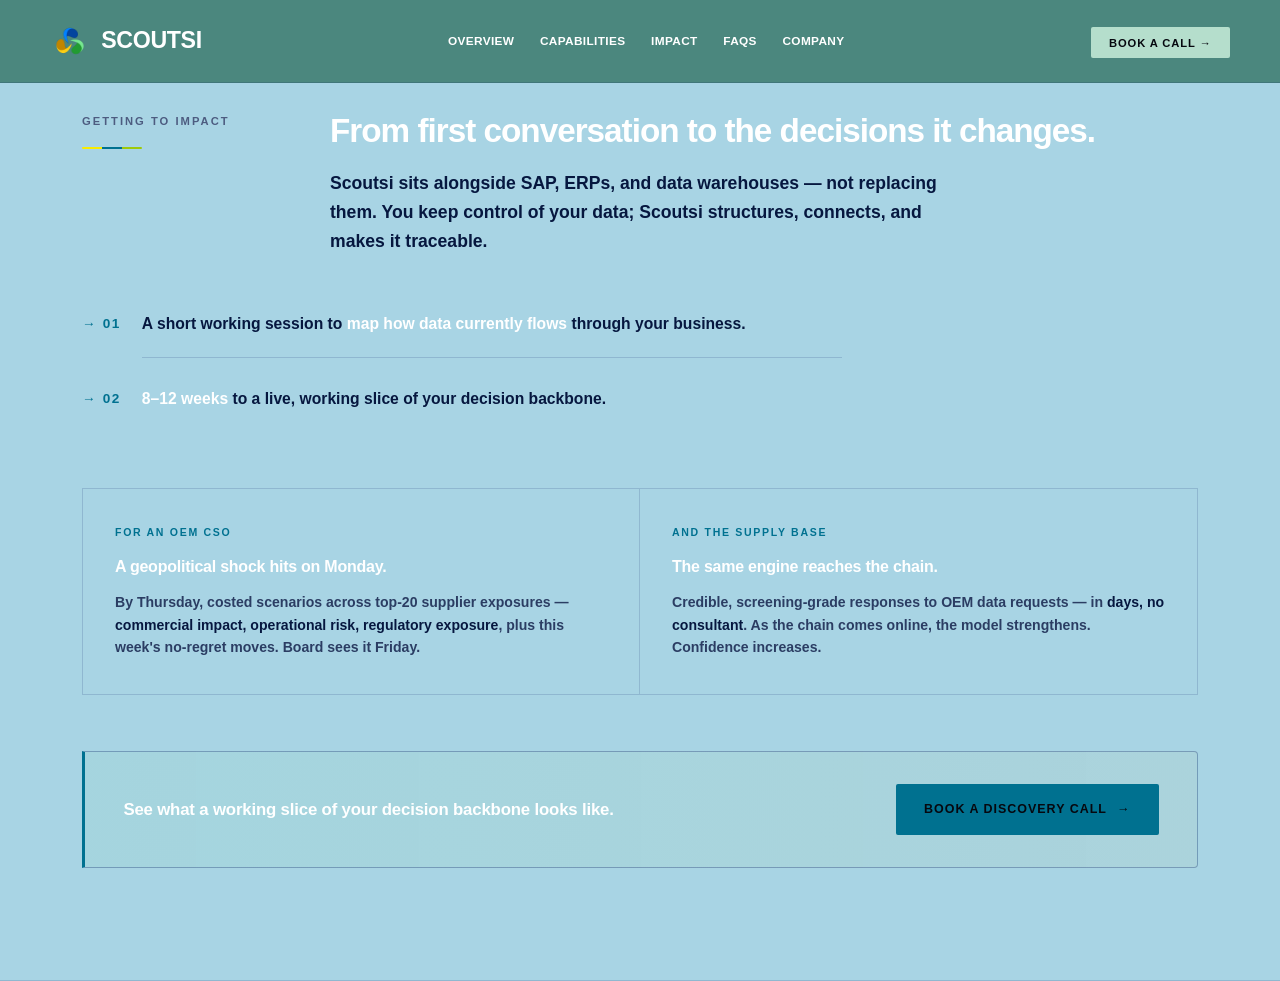
<file: impact.html>
<!doctype html>
<html lang="en">
  <head>
    <meta charset="UTF-8" />
    <meta name="viewport" content="width=device-width, initial-scale=1.0" />
    <title>impact</title>
    <link rel="stylesheet" href="style.css" />
  </head>
  <body>
    <div class="spine-bg"></div>

    <!-- NAV -->
    <nav id="nav">
      <div class="nav-in">
        <a href="index.html" class="nav-logo" aria-label="Scoutsi home">
          <span class="logo-mark"
            ><img
              src="[data-uri]"
              alt=""
          /></span>
          <span>SCOUTSI</span>
        </a>
        <div class="nav-links">
          <a href="about-us.html">Overview</a>
          <a href="capabilities.html">Capabilities</a>
          <a href="impact.html">Impact</a>
          <a href="index.html#faq">FAQs</a>
          <a href="founders.html">Company</a>
        </div>
        <div class="nav-ctas">
          <a href="index.html#contact" class="nav-cta">Book a call →</a>
        </div>
        <div class="hamburger" id="hbg" aria-label="Menu">
          <span></span><span></span><span></span>
        </div>
      </div>
    </nav>

    <!-- 05 · IMPACT -->
    <section class="impact" id="impact">
      <div class="wrap">
        <div class="section-header">
          <div class="section-meta">
            <span class="eyebrow">Getting to Impact</span>
            <div class="meta-line"></div>
          </div>
          <div class="section-title">
            <h2 class="reveal">
              From first conversation to the decisions it changes.
            </h2>
            <p class="lead reveal">
              Scoutsi sits alongside SAP, ERPs, and data warehouses — not
              replacing them. You keep control of your data; Scoutsi structures,
              connects, and makes it traceable.
            </p>
          </div>
        </div>

        <div class="impact-stages reveal">
          <div class="stage-num">→ 01</div>
          <div class="stage-text">
            A short working session to
            <strong style="color: #fff">map how data currently flows</strong>
            through your business.
          </div>
          <div class="stage-num">→ 02</div>
          <div class="stage-text">
            <strong style="color: #fff">8–12 weeks</strong> to a live, working
            slice of your decision backbone.
          </div>
        </div>

        <div class="scenarios reveal">
          <div class="scenario">
            <div class="scenario-tag">For an OEM CSO</div>
            <h4>A geopolitical shock hits on Monday.</h4>
            <p>
              By Thursday, costed scenarios across top-20 supplier exposures —
              <strong
                >commercial impact, operational risk, regulatory
                exposure</strong
              >, plus this week's no-regret moves. Board sees it Friday.
            </p>
          </div>
          <div class="scenario">
            <div class="scenario-tag">And the supply base</div>
            <h4>The same engine reaches the chain.</h4>
            <p>
              Credible, screening-grade responses to OEM data requests — in
              <strong>days, no consultant</strong>. As the chain comes online,
              the model strengthens. Confidence increases.
            </p>
          </div>
        </div>

        <div class="impact-cta reveal">
          <p class="impact-cta-text">
            See what a working slice of your decision backbone looks like.
          </p>
          <a href="#contact" class="btn btn-primary"
            >Book a discovery call <span class="arrow">→</span></a
          >
        </div>
      </div>
    </section>

    <script src="script.js" defer></script>
  </body>
</html>
</file>
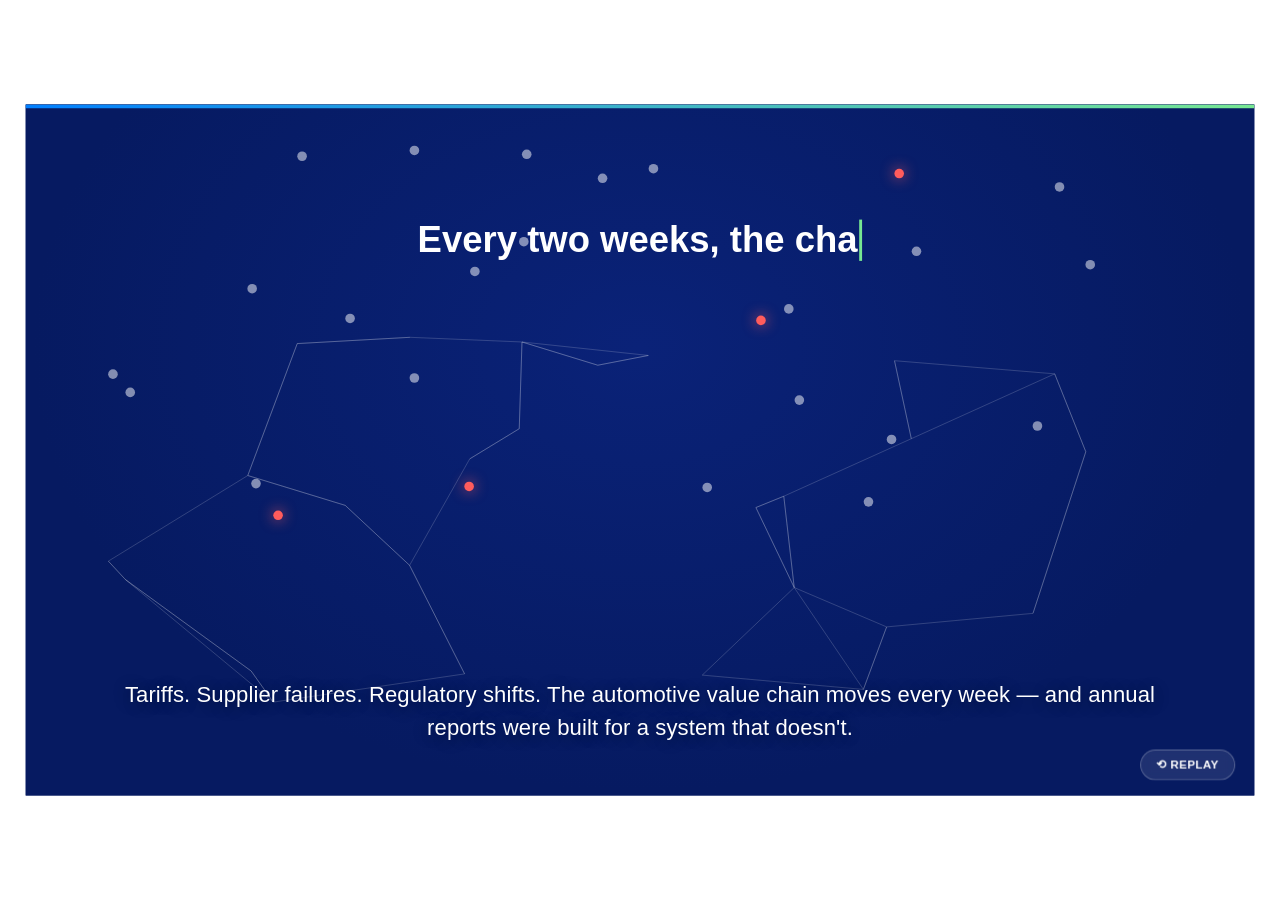
<file: scoutsi-product-offerings.html>
<!DOCTYPE html>
<html lang="en">
<head>
<meta charset="UTF-8">
<title>Scoutsi — The Decision System for the Automotive Value Chain</title>
<style>
  @font-face{
    font-family:'Montserrat';
    src:local('Montserrat');
  }
  @import url('https://fonts.googleapis.com/css2?family=Montserrat:ital,wght@0,300;0,400;0,500;0,600;0,700;0,800&display=swap');

  :root{
    --navy:#061A61;
    --navy-bright:#0180FF;
    --navy-deep:#05449E;
    --green:#77E892;
    --green-deep:#219B32;
    --yellow:#FCCF14;
    --amber:#C18500;
    --mist:#F0F0F7;
    --white:#FFFFFF;
    --ease:cubic-bezier(.22,.61,.36,1);
  }

  *{box-sizing:border-box;margin:0;padding:0;}

  html,body{
    width:100%;height:100%;
    background:transparent;
    overflow:hidden;
    font-family:'Montserrat',sans-serif;
  }

  .stage-wrap{
    width:100%;
    height:100%;
    display:flex;
    align-items:center;
    justify-content:center;
    background:transparent;
  }

  .stage{
    position:relative;
    width:1280px;
    height:720px;
    background:var(--navy);
    overflow:hidden;
    flex-shrink:0;
    transform-origin:center center;
    box-shadow:none;
  }

  /* ---------- SCENES ---------- */
  .scene{
    position:absolute;
    inset:0;
    opacity:0;
    pointer-events:none;
    transition:opacity .6s var(--ease);
  }
  .scene.active{
    opacity:1;
    pointer-events:auto;
  }

  /* ---------- caption bar ---------- */
  .caption{
    position:absolute;
    left:50%;
    bottom:54px;
    transform:translateX(-50%);
    width:88%;
    text-align:center;
    color:var(--white);
    font-weight:500;
    font-size:23px;
    line-height:1.45;
    letter-spacing:.1px;
    text-shadow:0 2px 16px rgba(0,0,0,.45);
    opacity:0;
    transition:opacity .5s var(--ease) .15s;
  }
  .scene.active .caption{opacity:1;}
  .caption b{font-weight:700;color:var(--green);}

  /* ---------- progress bar ---------- */
  .progress-track{
    position:absolute;
    top:0;left:0;
    width:100%;height:4px;
    background:rgba(255,255,255,.08);
    z-index:50;
  }
  .progress-fill{
    height:100%;
    width:0%;
    background:linear-gradient(90deg,var(--navy-bright),var(--green));
  }

  /* ---------- generic title-card type ---------- */
  .kicker{
    font-size:15px;
    letter-spacing:3px;
    font-weight:600;
    color:var(--green);
    text-transform:uppercase;
    text-align:center;
  }

  /* =========================================================
     SCENE 1 — chaos web
  ==========================================================*/
  #scene1{background:radial-gradient(ellipse at 50% 35%,#0a2278 0%,var(--navy) 70%);}
  .typeline{
    position:absolute;
    top:120px;left:50%;
    transform:translateX(-50%);
    font-size:38px;
    font-weight:600;
    color:var(--white);
    white-space:nowrap;
    text-align:center;
  }
  .typeline .cursor{
    display:inline-block;
    width:3px;
    margin-left:2px;
    background:var(--green);
    animation:blink 1s steps(1) infinite;
  }
  @keyframes blink{
    0%,49%{opacity:1;}
    50%,100%{opacity:0;}
  }
  .web{
    position:absolute;
    inset:0;
    top:200px;
  }
  .web-node{
    position:absolute;
    width:10px;height:10px;
    border-radius:50%;
    background:rgba(255,255,255,.5);
    opacity:0;
    transform:scale(.3);
  }
  .web-node.flag{background:#FF5C5C;box-shadow:0 0 14px rgba(255,92,92,.9);}
  #scene1.active .web-node{
    animation:nodeIn .5s var(--ease) forwards;
    animation-delay:calc(var(--d, 0) * 1ms);
  }
  @keyframes nodeIn{to{opacity:1;transform:scale(1);}}
  .web-line{
    stroke:rgba(255,255,255,.18);
    stroke-width:1;
    opacity:0;
  }
  #scene1.active .web-line{animation:lineIn .8s var(--ease) forwards .3s;}
  @keyframes lineIn{to{opacity:1;}}
  .flag-pulse{
    position:absolute;
    width:10px;height:10px;border-radius:50%;
    border:2px solid #FF5C5C;
    opacity:0;
  }
  #scene1.active .flag-pulse{
    animation:pulseRing 1.8s ease-out infinite;
    animation-delay:calc(var(--pd,0) * 1ms);
  }
  @keyframes pulseRing{
    0%{transform:scale(1);opacity:.9;}
    100%{transform:scale(3.2);opacity:0;}
  }

  /* =========================================================
     SCENE 2 — Scoutsi mark / living model
  ==========================================================*/
  #scene2{display:flex;align-items:center;justify-content:center;flex-direction:column;}
  .mark-wrap{
    display:flex;flex-direction:column;align-items:center;gap:22px;
    transform:scale(.85);
    opacity:0;
  }
  #scene2.active .mark-wrap{
    animation:markIn .9s var(--ease) forwards;
  }
  @keyframes markIn{to{transform:scale(1);opacity:1;}}

  .pinwheel{position:relative;width:120px;height:120px;}
  .petal{
    position:absolute;
    width:54px;height:54px;
    border-radius:50% 50% 50% 4px;
    top:50%;left:50%;
    transform-origin:4px 4px;
  }
  #scene2.active .pinwheel{animation:spin 14s linear infinite;}
  @keyframes spin{to{transform:rotate(360deg);}}
  .petal.p1{background:var(--navy-bright);transform:translate(-58px,-58px) rotate(0deg);}
  .petal.p2{background:var(--yellow);transform:translate(-58px,-58px) rotate(90deg);}
  .petal.p3{background:var(--green);transform:translate(-58px,-58px) rotate(180deg);}
  .petal.p4{background:var(--navy-deep);transform:translate(-58px,-58px) rotate(270deg);}

  .brand-icon{
    object-fit:contain;
    filter:drop-shadow(0 10px 26px rgba(0,0,0,.35));
  }
  #scene2.active .brand-icon{animation:spin 16s linear infinite;}

  .wordmark{
    font-size:46px;
    font-weight:800;
    letter-spacing:1px;
    color:var(--white);
  }
  .live-pill{
    display:flex;align-items:center;gap:8px;
    background:rgba(255,255,255,.08);
    border:1px solid rgba(255,255,255,.18);
    border-radius:999px;
    padding:6px 16px;
    font-size:13px;
    font-weight:600;
    letter-spacing:1.5px;
    color:var(--green);
  }
  .live-dot{width:8px;height:8px;border-radius:50%;background:var(--green);box-shadow:0 0 0 0 rgba(119,232,146,.7);}
  #scene2.active .live-dot{animation:ping 1.6s ease-out infinite;}
  @keyframes ping{
    0%{box-shadow:0 0 0 0 rgba(119,232,146,.55);}
    70%{box-shadow:0 0 0 10px rgba(119,232,146,0);}
    100%{box-shadow:0 0 0 0 rgba(119,232,146,0);}
  }

  /* =========================================================
     SCENE 3 — generic competitor shapes fade in/out
  ==========================================================*/
  #scene3{display:flex;align-items:center;justify-content:center;}
  .ghost-row{display:flex;gap:64px;align-items:center;justify-content:center;}
  .ghost{
    width:230px;height:230px;
    border-radius:22px;
    border:1.5px dashed rgba(255,255,255,.28);
    display:flex;align-items:center;justify-content:center;
    flex-direction:column;
    gap:14px;
    opacity:0;
    transform:translateY(14px) scale(1);
    transition:opacity .6s var(--ease), transform .55s var(--ease), border-color .45s ease, box-shadow .45s ease;
  }
  .ghost svg{width:60px;height:60px;opacity:.55;transition:opacity .45s ease;}
  .ghost-label{font-size:14.5px;color:rgba(255,255,255,.55);font-weight:500;text-align:center;padding:0 14px;line-height:1.4;transition:color .45s ease;}
  #scene3.active .ghost{opacity:1;transform:translateY(0) scale(1);}
  #scene3.active .ghost:nth-child(1){transition-delay:.1s, .1s, 0s, 0s;}
  #scene3.active .ghost:nth-child(2){transition-delay:.35s, .35s, 0s, 0s;}
  #scene3.active .ghost:nth-child(3){transition-delay:.6s, .6s, 0s, 0s;}
  #scene3.fading .ghost{opacity:0 !important;transform:scale(.9);transition:opacity .5s ease, transform .5s ease;}

  .ghost.focus{
    transform:scale(1.12) translateY(0) !important;
    border-color:var(--green);
    box-shadow:0 0 0 1.5px var(--green), 0 20px 50px rgba(119,232,146,.18);
    z-index:3;
  }
  .ghost.focus svg{opacity:.95;}
  .ghost.focus .ghost-label{color:var(--white);}
  .ghost.dim{
    opacity:.32 !important;
    transform:scale(.92) !important;
  }

  .scoutsi-solo{
    position:absolute;
    top:50%;left:50%;
    transform:translate(-50%,-50%) scale(.5);
    opacity:0;
    display:flex;flex-direction:column;align-items:center;gap:14px;
  }
  #scene3.fading .scoutsi-solo{
    animation:soloIn .7s var(--ease) forwards .25s;
  }
  @keyframes soloIn{to{transform:translate(-50%,-50%) scale(1);opacity:1;}}

  /* =========================================================
     SCENE 4 — one engine two entry points
  ==========================================================*/
  #scene4{display:flex;align-items:center;justify-content:center;}
  .split-wrap{display:flex;align-items:center;gap:0;}
  .split-panel{
    width:260px;height:300px;
    background:rgba(255,255,255,.06);
    border:1px solid rgba(255,255,255,.16);
    border-radius:16px;
    display:flex;flex-direction:column;align-items:center;justify-content:center;
    gap:10px;
    opacity:0;
  }
  .split-panel.left{transform:translateX(-60px);border-radius:16px 4px 4px 16px;}
  .split-panel.right{transform:translateX(60px);border-radius:4px 16px 16px 4px;}
  #scene4.active .split-panel{animation:slideIn .8s var(--ease) forwards;}
  #scene4.active .split-panel.left{animation-delay:.1s;}
  #scene4.active .split-panel.right{animation-delay:.25s;}
  @keyframes slideIn{to{transform:translateX(0);opacity:1;}}
  .panel-tag{font-size:13px;font-weight:700;letter-spacing:2px;color:var(--green);}
  .engine-node{
    width:58px;height:58px;border-radius:50%;
    background:radial-gradient(circle, var(--green) 0%, var(--navy-bright) 100%);
    box-shadow:0 0 30px rgba(119,232,146,.5);
    z-index:5;
    opacity:0;
    transform:scale(.5);
  }
  #scene4.active .engine-node{animation:engineIn .6s var(--ease) forwards .55s;}
  @keyframes engineIn{to{opacity:1;transform:scale(1);}}

  /* =========================================================
     SCENE 5 & 6 — product dashboards
  ==========================================================*/
  .dash-scene{display:flex;align-items:center;justify-content:center;gap:60px;}
  .dash-card{
    width:720px;
    background:var(--white);
    border-radius:18px;
    padding:34px 40px;
    opacity:0;
    transform:translateY(20px);
    box-shadow:0 30px 70px rgba(0,0,0,.4);
  }
  .dash-scene.active .dash-card{animation:cardIn .7s var(--ease) forwards .1s;}
  @keyframes cardIn{to{opacity:1;transform:translateY(0);}}
  .dash-head{display:flex;justify-content:space-between;align-items:center;margin-bottom:20px;}
  .dash-title{font-size:17px;font-weight:700;letter-spacing:1.5px;color:var(--navy);text-transform:uppercase;}
  .dash-badge{font-size:13px;font-weight:700;padding:6px 14px;border-radius:999px;background:var(--mist);color:var(--navy-deep);letter-spacing:.5px;}
  .metric-row{display:flex;gap:16px;margin-bottom:20px;}
  .metric{flex:1;background:var(--mist);border-radius:12px;padding:18px 14px;}
  .metric-num{font-size:27px;font-weight:800;color:var(--navy);}
  .metric-lbl{font-size:12px;color:#5a5f7a;font-weight:600;letter-spacing:.3px;margin-top:4px;}
  .bar-row{display:flex;align-items:flex-end;gap:11px;height:96px;margin-top:8px;}
  .bar{flex:1;border-radius:5px 5px 0 0;background:var(--navy-bright);opacity:.85;transform:scaleY(0);transform-origin:bottom;}
  .dash-scene.active .bar{animation:barUp .6s var(--ease) forwards;}
  @keyframes barUp{to{transform:scaleY(1);}}
  .bar.flag{background:#FF5C5C;}
  .lock-row{display:flex;align-items:center;gap:10px;margin-top:20px;font-size:14px;color:#3a3f5c;font-weight:600;}
  .lock-row svg{width:14px;height:14px;}

  /* =========================================================
     SCENE 7 — derives not predicts
  ==========================================================*/
  #scene7{display:flex;align-items:center;justify-content:center;flex-direction:column;gap:26px;}
  .derive-chain{display:flex;align-items:center;gap:16px;}
  .derive-node{
    padding:12px 18px;
    border-radius:10px;
    background:rgba(255,255,255,.08);
    border:1px solid rgba(255,255,255,.2);
    color:var(--white);
    font-size:13.5px;
    font-weight:600;
    opacity:0;
    transform:translateY(10px);
  }
  #scene7.active .derive-node{animation:nodeUp .55s var(--ease) forwards;}
  #scene7.active .derive-node:nth-child(1){animation-delay:.1s;}
  #scene7.active .derive-node:nth-child(3){animation-delay:.35s;}
  #scene7.active .derive-node:nth-child(5){animation-delay:.6s;}
  #scene7.active .derive-node:nth-child(7){animation-delay:.85s;}
  @keyframes nodeUp{to{opacity:1;transform:translateY(0);}}
  .derive-arrow{color:var(--green);font-size:18px;opacity:0;}
  #scene7.active .derive-arrow{animation:fadeIn .4s forwards .3s;}
  #scene7.active .derive-arrow:nth-child(4){animation-delay:.55s;}
  #scene7.active .derive-arrow:nth-child(6){animation-delay:.8s;}
  @keyframes fadeIn{to{opacity:1;}}
  .derive-tag{
    font-size:15px;font-weight:700;color:var(--green);letter-spacing:.5px;
    opacity:0;
  }
  #scene7.active .derive-tag{animation:fadeIn .5s forwards 1.1s;}

  /* =========================================================
     SCENE 8 — catena-x badge
  ==========================================================*/
  #scene8{display:flex;align-items:center;justify-content:center;}
  .badge-card{
    display:flex;align-items:center;gap:16px;
    background:rgba(255,255,255,.07);
    border:1px solid rgba(255,255,255,.18);
    border-radius:14px;
    padding:20px 30px;
    opacity:0;transform:scale(.85);
  }
  #scene8.active .badge-card{animation:badgeIn .6s var(--ease) forwards .1s;}
  @keyframes badgeIn{to{opacity:1;transform:scale(1);}}
  .badge-chip{
    width:46px;height:46px;border-radius:10px;
    background:linear-gradient(135deg,var(--navy-bright),var(--green));
    display:flex;align-items:center;justify-content:center;
    color:var(--navy);font-weight:800;font-size:12px;
  }
  .badge-text{color:var(--white);font-size:15px;font-weight:600;}
  .badge-text b{color:var(--green);}

  /* =========================================================
     SCENE 9 — reports fan out
  ==========================================================*/
  #scene9{display:flex;align-items:center;justify-content:center;}
  .fan-wrap{position:relative;width:300px;height:200px;}
  .doc{
    position:absolute;
    top:50%;left:50%;
    width:90px;height:120px;
    background:var(--white);
    border-radius:6px;
    box-shadow:0 14px 30px rgba(0,0,0,.35);
    opacity:0;
    transform:translate(-50%,-50%) scale(.4) rotate(0deg);
  }
  .doc::before{
    content:'';
    position:absolute;top:14px;left:12px;right:12px;height:5px;
    background:var(--mist);border-radius:3px;
  }
  .doc::after{
    content:'';
    position:absolute;top:28px;left:12px;width:50%;height:5px;
    background:var(--navy-bright);border-radius:3px;
  }
  #scene9.active .doc{animation:fanOut .7s var(--ease) forwards;}
  #scene9.active .doc:nth-child(1){animation-delay:.05s;--tx:-90px;--ty:-10px;--r:-14deg;}
  #scene9.active .doc:nth-child(2){animation-delay:.18s;--tx:0px;--ty:-30px;--r:0deg;}
  #scene9.active .doc:nth-child(3){animation-delay:.31s;--tx:90px;--ty:-10px;--r:14deg;}
  @keyframes fanOut{
    to{
      opacity:1;
      transform:translate(calc(-50% + var(--tx)), calc(-50% + var(--ty))) scale(1) rotate(var(--r));
    }
  }
  .fan-caption-tag{
    position:absolute;bottom:-18px;left:50%;transform:translateX(-50%);
    font-size:11px;font-weight:700;letter-spacing:1.5px;color:rgba(255,255,255,.5);
    text-transform:uppercase;
  }

  /* =========================================================
     SCENE 10 — final card
  ==========================================================*/
  #scene10{
    display:flex;align-items:center;justify-content:center;flex-direction:column;gap:18px;
    background:radial-gradient(ellipse at 50% 50%, #0a2278 0%, var(--navy) 75%);
  }
  .final-mark{opacity:0;transform:scale(.7);}
  #scene10.active .final-mark{animation:markIn .8s var(--ease) forwards;}
  .final-line1{
    font-size:30px;font-weight:700;color:var(--white);text-align:center;
    opacity:0;transform:translateY(10px);
  }
  .final-line2{
    font-size:30px;font-weight:700;color:var(--green);text-align:center;
    opacity:0;transform:translateY(10px);
  }
  #scene10.active .final-line1{animation:nodeUp .6s var(--ease) forwards .5s;}
  #scene10.active .final-line2{animation:nodeUp .6s var(--ease) forwards .75s;}
  .final-url{
    font-size:14px;letter-spacing:2px;color:rgba(255,255,255,.5);font-weight:500;
    opacity:0;
  }
  #scene10.active .final-url{animation:fadeIn .6s forwards 1.2s;}

  /* ---------- controls ---------- */
  .controls{
    position:absolute;
    bottom:16px;right:20px;
    z-index:60;
    display:flex;gap:10px;
  }
  .ctrl-btn{
    background:rgba(255,255,255,.1);
    border:1px solid rgba(255,255,255,.25);
    color:#fff;
    font-family:'Montserrat',sans-serif;
    font-size:12px;
    font-weight:600;
    letter-spacing:.5px;
    padding:8px 16px;
    border-radius:999px;
    cursor:pointer;
    backdrop-filter:blur(6px);
    transition:background .2s;
  }
  .ctrl-btn:hover{background:rgba(255,255,255,.2);}

  .scale-fit{transform:scale(var(--s,1));}
</style>
</head>
<body>

<div class="stage-wrap">
  <div class="stage" id="stage">

    <div class="progress-track"><div class="progress-fill" id="progressFill"></div></div>

    <!-- SCENE 1 -->
    <div class="scene" id="scene1">
      <div class="typeline"><span id="typeText"></span><span class="cursor">&nbsp;</span></div>
      <svg class="web" id="webSvg" width="1280" height="520" viewBox="0 0 1280 520"></svg>
      <div class="caption">Tariffs. Supplier failures. Regulatory shifts. The automotive value chain moves every week — and annual reports were built for a system that doesn't.</div>
    </div>

    <!-- SCENE 2 -->
    <div class="scene" id="scene2">
      <div class="mark-wrap">
        <img class="brand-icon" src="[data-uri]" alt="Scoutsi icon" style="width:120px;height:120px;" />
        <div class="wordmark">SCOUTSI</div>
        <div class="live-pill"><span class="live-dot"></span>LIVING MODEL · ACTIVE</div>
      </div>
      <div class="caption">Scoutsi is <b>the decision system for the automotive value chain.</b> A living model that reasons over it, continuously.</div>
    </div>

    <!-- SCENE 3 -->
    <div class="scene" id="scene3">
      <div class="ghost-row" id="ghostRow">
        <div class="ghost">
          <svg viewBox="0 0 24 24" fill="none" stroke="#fff" stroke-width="1.5"><rect x="3" y="3" width="18" height="18" rx="2"/><path d="M3 9h18M9 21V9"/></svg>
          <div class="ghost-label">Generic platform.<br>You build the<br>sector knowledge.</div>
        </div>
        <div class="ghost">
          <svg viewBox="0 0 24 24" fill="none" stroke="#fff" stroke-width="1.5"><path d="M4 19h16M6 15h2v4H6zM11 11h2v8h-2zM16 7h2v12h-2z"/></svg>
          <div class="ghost-label">Generic reporting.<br>Knows ESG,<br>not automotive.</div>
        </div>
        <div class="ghost">
          <svg viewBox="0 0 24 24" fill="none" stroke="#fff" stroke-width="1.5"><circle cx="12" cy="12" r="9"/><path d="M12 7v5l3 3"/></svg>
          <div class="ghost-label">Generic design tool.<br>Optimizes once,<br>not every week.</div>
        </div>
      </div>
      <div class="scoutsi-solo">
        <img class="brand-icon" src="[data-uri]" alt="Scoutsi icon" style="width:90px;height:90px;" />
        <div class="wordmark" style="font-size:32px;">SCOUTSI</div>
      </div>
      <div class="caption">Generic platforms make you build the sector knowledge yourself. Generic reporting tools know ESG, not automotive. Generic design tools optimize a product once — they don't run the decision every week. <b>Scoutsi was built bottom-up for this one chain.</b></div>
    </div>

    <!-- SCENE 4 -->
    <div class="scene" id="scene4">
      <div class="split-wrap">
        <div class="split-panel left">
          <div class="panel-tag">ENTERPRISE</div>
          <svg width="40" height="40" viewBox="0 0 24 24" fill="none" stroke="#77E892" stroke-width="1.6"><rect x="3" y="4" width="18" height="14" rx="2"/><path d="M3 9h18"/></svg>
        </div>
        <div class="engine-node" style="margin:0 -14px;"></div>
        <div class="split-panel right">
          <div class="panel-tag">SNAPSHOT</div>
          <svg width="40" height="40" viewBox="0 0 24 24" fill="none" stroke="#FCCF14" stroke-width="1.6"><path d="M13 2L4 14h7l-1 8 9-12h-7l1-8z"/></svg>
        </div>
      </div>
      <div class="caption">One engine. <b>Two entry points.</b></div>
    </div>

    <!-- SCENE 5 — Enterprise dashboard -->
    <div class="scene dash-scene" id="scene5">
      <div class="dash-card">
        <div class="dash-head">
          <div class="dash-title">Supplier Risk Heatmap</div>
          <div class="dash-badge">ENTERPRISE</div>
        </div>
        <div class="metric-row">
          <div class="metric"><div class="metric-num">560</div><div class="metric-lbl">ASSESSED</div></div>
          <div class="metric"><div class="metric-num">45</div><div class="metric-lbl">HIGH RISK</div></div>
          <div class="metric"><div class="metric-num">€145M</div><div class="metric-lbl">NET IMPACT</div></div>
        </div>
        <div class="bar-row">
          <div class="bar" style="height:38%;"></div>
          <div class="bar flag" style="height:78%;"></div>
          <div class="bar" style="height:52%;"></div>
          <div class="bar" style="height:30%;"></div>
          <div class="bar flag" style="height:64%;"></div>
          <div class="bar" style="height:46%;"></div>
          <div class="bar" style="height:58%;"></div>
        </div>
        <div class="lock-row">
          <svg viewBox="0 0 24 24" fill="none" stroke="#219B32" stroke-width="2"><rect x="4" y="11" width="16" height="9" rx="2"/><path d="M8 11V7a4 4 0 018 0v4"/></svg>
          Customer data sovereign by architecture — it never leaves your environment.
        </div>
      </div>
      <div class="caption"><b>Scoutsi Enterprise</b> — for OEMs and Tier-1 suppliers. Costed scenarios, full Scope 3 decision support, deployed inside your own environment. Your data never leaves it.</div>
    </div>

    <!-- SCENE 6 — Snapshot dashboard -->
    <div class="scene dash-scene" id="scene6">
      <div class="dash-card">
        <div class="dash-head">
          <div class="dash-title">Brake Assembly PCF</div>
          <div class="dash-badge">SNAPSHOT</div>
        </div>
        <div class="metric-row">
          <div class="metric"><div class="metric-num">Tier 2</div><div class="metric-lbl">CONFIDENCE</div></div>
          <div class="metric"><div class="metric-num">10 days</div><div class="metric-lbl">TURNAROUND</div></div>
          <div class="metric"><div class="metric-num">0</div><div class="metric-lbl">CONSULTANTS</div></div>
        </div>
        <div class="bar-row">
          <div class="bar" style="background:#FCCF14;height:30%;"></div>
          <div class="bar" style="background:#FCCF14;height:55%;"></div>
          <div class="bar" style="background:#FCCF14;height:42%;"></div>
          <div class="bar" style="background:#FCCF14;height:70%;"></div>
          <div class="bar" style="background:#FCCF14;height:36%;"></div>
          <div class="bar" style="background:#FCCF14;height:48%;"></div>
          <div class="bar" style="background:#FCCF14;height:60%;"></div>
        </div>
        <div class="lock-row">
          <svg viewBox="0 0 24 24" fill="none" stroke="#C18500" stroke-width="2"><rect x="4" y="11" width="16" height="9" rx="2"/><path d="M8 11V7a4 4 0 018 0v4"/></svg>
          Isolated to your account. No other supplier or OEM sees it.
        </div>
      </div>
      <div class="caption"><b>Scoutsi Snapshot</b> — for MSMEs and Tier-2/3 suppliers. A credible, confidence-tiered footprint in days. No consultant. No six-month project.</div>
    </div>

    <!-- SCENE 7 -->
    <div class="scene" id="scene7">
      <div class="derive-chain">
        <div class="derive-node">Source data</div>
        <div class="derive-arrow">→</div>
        <div class="derive-node">Entity</div>
        <div class="derive-arrow">→</div>
        <div class="derive-node">Assumption</div>
        <div class="derive-arrow">→</div>
        <div class="derive-node">Conclusion</div>
      </div>
      <div class="derive-tag">DERIVES, NOT PREDICTS</div>
      <div class="caption">Same sector intelligence. Same engine. <b>Scoutsi doesn't predict — it derives, and shows its work.</b></div>
    </div>

    <!-- SCENE 8 -->
    <div class="scene" id="scene8">
      <div class="badge-card">
        <div class="badge-chip">PACT</div>
        <div class="badge-text">Built to work with the standards<br>the industry already runs on — <b>Catena-X / PACT compatible by design.</b></div>
      </div>
      <div class="caption">Built to work with the standards the industry already runs on.</div>
    </div>

    <!-- SCENE 9 -->
    <div class="scene" id="scene9">
      <div class="fan-wrap">
        <div class="doc"></div>
        <div class="doc"></div>
        <div class="doc"></div>
        <div class="fan-caption-tag">Reports · PCF packs · Board narratives</div>
      </div>
      <div class="caption">Compliance reports, PCF packs, board narratives — <b>outputs, not the point.</b></div>
    </div>

    <!-- SCENE 10 -->
    <div class="scene" id="scene10">
      <div class="final-mark">
        <img src="[data-uri]" alt="Scoutsi icon" style="width:120px;height:120px;display:block;" />
      </div>
      <div class="final-line1">The decision system for the automotive value chain.</div>
      <div class="final-line2">Reports are the by-product.</div>
      <div class="final-url">SCOUTSI.COM</div>
    </div>

    <div class="controls">
      <button class="ctrl-btn" id="replayBtn">⟲ REPLAY</button>
    </div>

  </div>
</div>

<script>
(function(){
  // ---- responsive scaling ----
  const stage = document.getElementById('stage');
  function fit(){
    const vw = window.innerWidth, vh = window.innerHeight;
    const s = Math.min(vw/1280, vh/720, 1) * 0.96;
    stage.style.transform = `scale(${s})`;
  }
  window.addEventListener('resize', fit);
  fit();

  // ---- build chaos web (scene 1) ----
  const svg = document.getElementById('webSvg');
  const W = 1280, H = 520;
  const nodes = [];
  const NUM = 26;
  for(let i=0;i<NUM;i++){
    nodes.push({
      x: 80 + Math.random()*(W-160),
      y: 40 + Math.random()*(H-120),
      flag: Math.random() < 0.22
    });
  }
  // lines: connect each node to nearest 2
  let lineHTML = '';
  nodes.forEach((n,i)=>{
    const dists = nodes.map((m,j)=>({j,d: j===i?Infinity:Math.hypot(n.x-m.x,n.y-m.y)}));
    dists.sort((a,b)=>a.d-b.d);
    for(let k=0;k<2;k++){
      const m = nodes[dists[k].j];
      lineHTML += `<line class="web-line" x1="${n.x}" y1="${n.y}" x2="${m.x}" y2="${m.y}" />`;
    }
  });
  svg.innerHTML = lineHTML;
  nodes.forEach((n,i)=>{
    const el = document.createElement('div');
    el.className = 'web-node' + (n.flag ? ' flag' : '');
    el.style.left = n.x + 'px';
    el.style.top = n.y + 'px';
    el.style.setProperty('--d', (i*22));
    document.getElementById('scene1').appendChild(el);
    if(n.flag){
      const ring = document.createElement('div');
      ring.className = 'flag-pulse';
      ring.style.left = n.x + 'px';
      ring.style.top = n.y + 'px';
      ring.style.setProperty('--pd', (600 + i*30));
      document.getElementById('scene1').appendChild(ring);
    }
  });

  // ---- scene 1 typewriter (re-runs cleanly every loop, no CSS-clip width bug) ----
  const TYPE_TEXT = 'Every two weeks, the chain changes.';
  let typeTimer = null;
  function runTypewriter(){
    const target = document.getElementById('typeText');
    if(!target) return;
    target.textContent = '';
    let i = 0;
    function tick(){
      target.textContent = TYPE_TEXT.slice(0, i);
      i++;
      if(i <= TYPE_TEXT.length){
        typeTimer = setTimeout(tick, 42);
        timers.push(typeTimer);
      }
    }
    tick();
  }

  // ---- scene 3 sequential zoom on each competitor box ----
  function runGhostZoom(){
    const ghosts = Array.from(document.querySelectorAll('#scene3 .ghost'));
    ghosts.forEach(g => g.classList.remove('focus','dim'));
    const stepDur = 1400;
    ghosts.forEach((g, idx) => {
      const onTimer = setTimeout(()=>{
        ghosts.forEach((other, j)=>{
          other.classList.toggle('focus', j === idx);
          other.classList.toggle('dim', j !== idx);
        });
      }, 850 + idx * stepDur);
      timers.push(onTimer);
    });
    const clearTimer = setTimeout(()=>{
      ghosts.forEach(g => g.classList.remove('focus','dim'));
    }, 850 + ghosts.length * stepDur);
    timers.push(clearTimer);
  }

  // ---- timeline ----
  // durations in ms, matched to script pacing
  const timeline = [
    {id:'scene1', dur: 4200, onStart: runTypewriter},
    {id:'scene2', dur: 3800},
    {id:'scene3', dur: 6200, onStart: runGhostZoom,
      mid: () => document.getElementById('scene3').classList.add('fading')},
    {id:'scene4', dur: 2400},
    {id:'scene5', dur: 5000},
    {id:'scene6', dur: 4600},
    {id:'scene7', dur: 4000},
    {id:'scene8', dur: 2600},
    {id:'scene9', dur: 3200},
    {id:'scene10', dur: 4000},
  ];
  const totalDur = timeline.reduce((s,t)=>s+t.dur,0);

  let timers = [];
  function clearTimers(){ timers.forEach(t=>clearTimeout(t)); timers = []; }

  function playTimeline(){
    clearTimers();
    document.querySelectorAll('.scene').forEach(s=>{
      s.classList.remove('active','fading');
    });
    document.querySelectorAll('#scene3 .ghost').forEach(g=>g.classList.remove('focus','dim'));

    let t = 0;
    timeline.forEach((scene, idx)=>{
      const startTimer = setTimeout(()=>{
        document.querySelectorAll('.scene').forEach(s=>s.classList.remove('active'));
        const el = document.getElementById(scene.id);
        el.classList.add('active');
        if(scene.onStart){
          scene.onStart();
        }
        if(scene.mid){
          const midTimer = setTimeout(scene.mid, scene.dur * 0.78);
          timers.push(midTimer);
        }
      }, t);
      timers.push(startTimer);
      t += scene.dur;
    });

    // progress bar
    const fill = document.getElementById('progressFill');
    fill.style.transition = 'none';
    fill.style.width = '0%';
    requestAnimationFrame(()=>{
      fill.style.transition = `width ${totalDur}ms linear`;
      fill.style.width = '100%';
    });

    const endTimer = setTimeout(()=>{
      // loop
      playTimeline();
    }, totalDur + 800);
    timers.push(endTimer);
  }

  document.getElementById('replayBtn').addEventListener('click', playTimeline);

  playTimeline();
})();
</script>

</body>
</html>
 
</file>
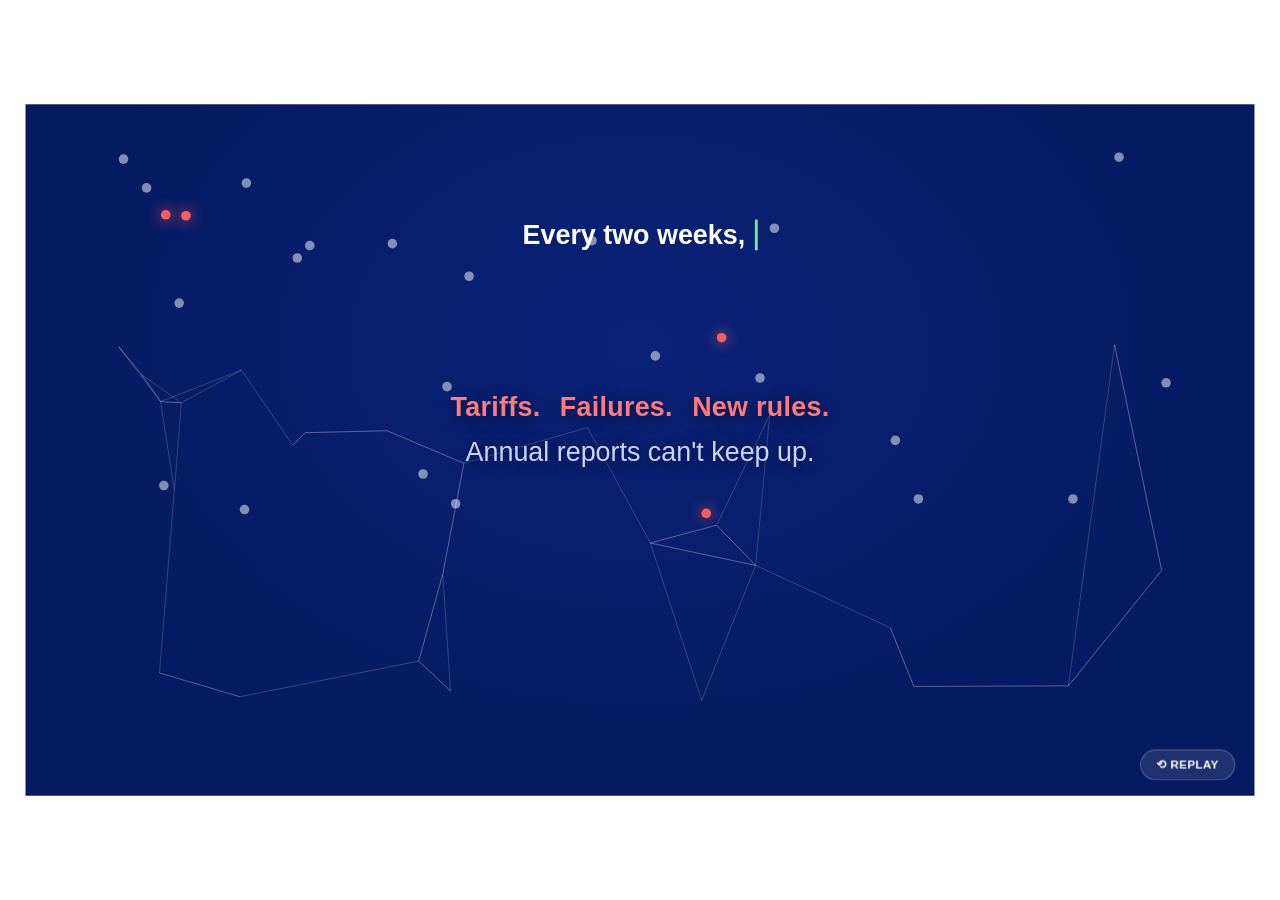
<file: assets/scoutsi-product-offerings.html>
<!DOCTYPE html>
<html lang="en">
<head>
<meta charset="UTF-8">
<title>Scoutsi — The Decision System for the Automotive Value Chain</title>
<style>
  @font-face{
    font-family:'Montserrat';
    src:local('Montserrat');
  }
  @import url('https://fonts.googleapis.com/css2?family=Montserrat:ital,wght@0,300;0,400;0,500;0,600;0,700;0,800&display=swap');

  :root{
    --navy:#061A61;
    --navy-bright:#0180FF;
    --navy-deep:#05449E;
    --green:#77E892;
    --green-deep:#219B32;
    --yellow:#FCCF14;
    --amber:#C18500;
    --mist:#F0F0F7;
    --white:#FFFFFF;
    --ease:cubic-bezier(.22,.61,.36,1);
  }

  *{box-sizing:border-box;margin:0;padding:0;}

  html,body{
    width:100%;height:100%;
    background:transparent;
    overflow:hidden;
    font-family:'Montserrat',sans-serif;
  }

  .stage-wrap{
    width:100%;
    height:100%;
    display:flex;
    align-items:center;
    justify-content:center;
    background:transparent;
  }

  .stage{
    position:relative;
    width:1280px;
    height:720px;
    background:var(--navy);
    overflow:hidden;
    flex-shrink:0;
    transform-origin:center center;
    box-shadow:none;
  }

  /* ---------- SCENES ---------- */
  .scene{
    position:absolute;
    inset:0;
    opacity:0;
    pointer-events:none;
    transition:opacity .6s var(--ease);
  }
  .scene.active{
    opacity:1;
    pointer-events:auto;
  }

  /* ---------- caption bar ---------- */
  .caption{
    position:absolute;
    left:50%;
    bottom:54px;
    transform:translateX(-50%);
    width:88%;
    text-align:center;
    color:var(--white);
    font-weight:500;
    font-size:28px;
    line-height:1.45;
    letter-spacing:.1px;
    text-shadow:0 2px 16px rgba(0,0,0,.45);
    opacity:0;
    transition:opacity .5s var(--ease) .15s;
  }
  .scene.active .caption{opacity:1;}
  .caption b{font-weight:700;color:var(--green);}

  /* ---------- generic title-card type ---------- */
  .kicker{
    font-size:15px;
    letter-spacing:3px;
    font-weight:600;
    color:var(--green);
    text-transform:uppercase;
    text-align:center;
  }

  /* =========================================================
     SCENE 1 — chaos web
  ==========================================================*/
  #scene1{background:radial-gradient(ellipse at 50% 35%,#0a2278 0%,var(--navy) 70%);}
  .typeline{
    position:absolute;
    top:120px;left:50%;
    transform:translateX(-50%);
    font-size:28px;
    font-weight:600;
    color:var(--white);
    white-space:nowrap;
    text-align:center;
  }
  .typeline .cursor{
    display:inline-block;
    width:3px;
    margin-left:2px;
    background:var(--green);
    animation:blink 1s steps(1) infinite;
  }
  @keyframes blink{
    0%,49%{opacity:1;}
    50%,100%{opacity:0;}
  }
  .web{
    position:absolute;
    inset:0;
    top:200px;
  }
  .web-node{
    position:absolute;
    width:10px;height:10px;
    border-radius:50%;
    background:rgba(255,255,255,.5);
    opacity:0;
    transform:scale(.3);
  }
  .web-node.flag{background:#FF5C5C;box-shadow:0 0 14px rgba(255,92,92,.9);}
  #scene1.active .web-node{
    animation:nodeIn .5s var(--ease) forwards;
    animation-delay:calc(var(--d, 0) * 1ms);
  }
  @keyframes nodeIn{to{opacity:1;transform:scale(1);}}
  .web-line{
    stroke:rgba(255,255,255,.18);
    stroke-width:1;
    opacity:0;
  }
  #scene1.active .web-line{animation:lineIn .8s var(--ease) forwards .3s;}
  @keyframes lineIn{to{opacity:1;}}
  .flag-pulse{
    position:absolute;
    width:10px;height:10px;border-radius:50%;
    border:2px solid #FF5C5C;
    opacity:0;
  }
  #scene1.active .flag-pulse{
    animation:pulseRing 1.8s ease-out infinite;
    animation-delay:calc(var(--pd,0) * 1ms);
  }
  @keyframes pulseRing{
    0%{transform:scale(1);opacity:.9;}
    100%{transform:scale(3.2);opacity:0;}
  }
  .s1-caption{
    position:absolute;
    top:300px;left:50%;
    transform:translateX(-50%);
    width:92%;
    text-align:center;
    text-shadow:0 2px 16px rgba(0,0,0,.5);
  }
  .s1-risks{
    font-size:28px;
    font-weight:800;
    letter-spacing:.3px;
    color:#FF7A7A;
  }
  .s1-risks span{
    display:inline-block;
    margin:0 6px;
    opacity:0;
    transform:translateY(8px);
  }
  #scene1.active .s1-risks span{
    animation:s1WordIn .7s var(--ease) forwards;
  }
  #scene1.active .s1-risks span:nth-child(1){animation-delay:2.4s;}
  #scene1.active .s1-risks span:nth-child(2){animation-delay:3.3s;}
  #scene1.active .s1-risks span:nth-child(3){animation-delay:4.2s;}
  @keyframes s1WordIn{to{opacity:1;transform:translateY(0);}}
  @keyframes fadeIn{to{opacity:1;}}
  .s1-resolve{
    margin-top:14px;
    font-size:28px;
    font-weight:500;
    color:#c9d6f5;
    opacity:0;
  }
  #scene1.active .s1-resolve{
    animation:fadeIn .55s var(--ease) forwards 5.4s;
  }

  /* =========================================================
     SCENE 2 — Scoutsi mark / living model
  ==========================================================*/
  #scene2{display:flex;align-items:center;justify-content:center;flex-direction:column;gap:34px;}
  .s2-why{
    text-align:center;
    max-width:760px;
    text-shadow:0 2px 16px rgba(0,0,0,.45);
  }
  .s2-why-main{
    font-size:28px;
    font-weight:700;
    color:var(--white);
    line-height:1.35;
    opacity:0;
    transform:translateY(10px);
  }
  #scene2.active .s2-why-main{
    animation:s2WhyIn .6s var(--ease) forwards 2.6s;
  }
  .s2-why-sub{
    margin-top:12px;
    font-size:28px;
    font-weight:500;
    color:var(--green);
    opacity:1;
    min-height:38px;
  }
  .s2-sub-cursor{
    display:inline-block;
    width:3px;
    margin-left:2px;
    background:var(--green);
    animation:blink 1s steps(1) infinite;
    opacity:0;
  }
  .s2-sub-cursor.on{opacity:1;}
  @keyframes s2WhyIn{to{opacity:1;transform:translateY(0);}}
  .mark-wrap{
    display:flex;flex-direction:column;align-items:center;gap:22px;
    transform:scale(.85);
    opacity:0;
  }
  #scene2.active .mark-wrap{
    animation:markIn .9s var(--ease) forwards .2s;
  }
  @keyframes markIn{to{transform:scale(1);opacity:1;}}

  .pinwheel{position:relative;width:120px;height:120px;}
  .petal{
    position:absolute;
    width:54px;height:54px;
    border-radius:50% 50% 50% 4px;
    top:50%;left:50%;
    transform-origin:4px 4px;
  }
  #scene2.active .pinwheel{animation:spin 14s linear infinite;}
  @keyframes spin{to{transform:rotate(360deg);}}
  .petal.p1{background:var(--navy-bright);transform:translate(-58px,-58px) rotate(0deg);}
  .petal.p2{background:var(--yellow);transform:translate(-58px,-58px) rotate(90deg);}
  .petal.p3{background:var(--green);transform:translate(-58px,-58px) rotate(180deg);}
  .petal.p4{background:var(--navy-deep);transform:translate(-58px,-58px) rotate(270deg);}

  .brand-icon{
    object-fit:contain;
    filter:drop-shadow(0 10px 26px rgba(0,0,0,.35));
  }
  #scene2.active .brand-icon{animation:spin 16s linear infinite;}

  .wordmark{
    font-size:46px;
    font-weight:800;
    letter-spacing:1px;
    color:var(--white);
  }
  .live-pill{
    display:flex;align-items:center;gap:8px;
    background:rgba(255,255,255,.08);
    border:1px solid rgba(255,255,255,.18);
    border-radius:999px;
    padding:6px 16px;
    font-size:13px;
    font-weight:600;
    letter-spacing:1.5px;
    color:var(--green);
  }
  .live-dot{width:8px;height:8px;border-radius:50%;background:var(--green);box-shadow:0 0 0 0 rgba(119,232,146,.7);}
  #scene2.active .live-dot{animation:ping 1.6s ease-out infinite;}
  @keyframes ping{
    0%{box-shadow:0 0 0 0 rgba(119,232,146,.55);}
    70%{box-shadow:0 0 0 10px rgba(119,232,146,0);}
    100%{box-shadow:0 0 0 0 rgba(119,232,146,0);}
  }

  /* =========================================================
     SCENE 4 — one engine two entry points
  ==========================================================*/
  #scene4{display:flex;align-items:center;justify-content:center;flex-direction:column;gap:40px;}
  .s4-title{
    font-size:28px;font-weight:500;color:var(--white);
    line-height:1.45;letter-spacing:.1px;
    text-shadow:0 2px 16px rgba(0,0,0,.45);
    opacity:0;transform:translateY(10px);
  }
  .s4-title b{font-weight:700;color:var(--green);}
  .s4-caption{
    opacity:1 !important;
    transition:none !important;
  }
  .s4-cursor{
    display:inline-block;
    width:3px;
    margin-left:2px;
    background:var(--green);
    animation:blink 1s steps(1) infinite;
    opacity:0;
  }
  .s4-cursor.on{opacity:1;}
  .s4-subline{
    display:block;
    margin-top:10px;
    font-size:16px;
    font-weight:500;
    color:rgba(255,255,255,.6);
    letter-spacing:.3px;
    opacity:0;
    transition:opacity .6s var(--ease);
  }
  .s4-subline.show{opacity:1;}
  #scene4.active .s4-title{animation:s2WhyIn .6s var(--ease) forwards .1s;}
  .split-wrap{display:flex;align-items:center;justify-content:center;gap:0;position:relative;}
  .split-panel{
    width:300px;height:330px;
    background:rgba(255,255,255,.05);
    border:1px solid rgba(255,255,255,.16);
    border-radius:16px;
    display:flex;flex-direction:column;align-items:center;justify-content:center;
    gap:18px;padding:0 24px;text-align:center;
    opacity:0;
  }
  .split-panel.left{
    border-color:rgba(119,232,146,.35);
    transform:translateX(110px) scale(.4);
  }
  .split-panel.right{
    border-color:rgba(252,207,20,.35);
    transform:translateX(-110px) scale(.4);
  }
  #scene4.active .split-panel.left{animation:emitL 1s var(--ease) forwards .9s;}
  #scene4.active .split-panel.right{animation:emitR 1s var(--ease) forwards 3.2s;}
  @keyframes emitL{to{transform:translateX(0) scale(1);opacity:1;}}
  @keyframes emitR{to{transform:translateX(0) scale(1);opacity:1;}}

  .panel-tag{font-size:15px;font-weight:700;letter-spacing:2.5px;color:var(--green);}
  .panel-tag--snap{color:#FCCF14;}
  .panel-desc{font-size:19px;font-weight:500;line-height:1.45;color:rgba(255,255,255,.8);}

  .engine-node{
    position:relative;z-index:5;
    width:118px;height:118px;border-radius:50%;
    margin:0 -22px;
    background:radial-gradient(circle, var(--green) 0%, var(--navy-bright) 100%);
    box-shadow:0 0 44px rgba(119,232,146,.5);
    display:flex;align-items:center;justify-content:center;
    opacity:0;
    transform:scale(.4);
  }
  .engine-node span{
    font-size:14px;font-weight:700;letter-spacing:1px;
    color:#04140a;text-align:center;line-height:1.2;
  }
  #scene4.active .engine-node{animation:engineIn .7s var(--ease) forwards .35s;}
  @keyframes engineIn{
    60%{transform:scale(1.1);}
    100%{opacity:1;transform:scale(1);}
  }

  /* =========================================================
     SCENE 10 — final card
  ==========================================================*/
  #scene10{
    display:flex;align-items:center;justify-content:center;flex-direction:column;gap:28px;
    background:radial-gradient(ellipse at 50% 50%, #0a2278 0%, var(--navy) 75%);
  }
  .final-mark{opacity:0;transform:scale(.7);}
  #scene10.active .final-mark{animation:markIn .8s var(--ease) forwards;}
  .final-icon{
    filter:drop-shadow(0 10px 26px rgba(0,0,0,.35));
  }
  #scene10.active .final-icon{animation:spin 16s linear infinite;}
  .final-url{
    font-size:20px;letter-spacing:2px;color:rgba(255,255,255,.6);font-weight:500;
    opacity:0;
  }
  #scene10.active .final-url{animation:fadeIn .6s forwards .7s;}

  /* ---------- controls ---------- */
  .controls{
    position:absolute;
    bottom:16px;right:20px;
    z-index:60;
    display:flex;gap:10px;
  }
  .ctrl-btn{
    background:rgba(255,255,255,.1);
    border:1px solid rgba(255,255,255,.25);
    color:#fff;
    font-family:'Montserrat',sans-serif;
    font-size:12px;
    font-weight:600;
    letter-spacing:.5px;
    padding:8px 16px;
    border-radius:999px;
    cursor:pointer;
    backdrop-filter:blur(6px);
    transition:background .2s;
  }
  .ctrl-btn:hover{background:rgba(255,255,255,.2);}

  .scale-fit{transform:scale(var(--s,1));}
</style>
</head>
<body>

<div class="stage-wrap">
  <div class="stage" id="stage">


    <!-- SCENE 1 -->
    <div class="scene" id="scene1">
      <div class="typeline"><span id="typeText"></span><span class="cursor">&nbsp;</span></div>
      <svg class="web" id="webSvg" width="1280" height="520" viewBox="0 0 1280 520"></svg>
      <div class="s1-caption">
        <div class="s1-risks"><span>Tariffs.</span> <span>Failures.</span> <span>New rules.</span></div>
        <div class="s1-resolve">Annual reports can't keep up.</div>
      </div>
    </div>

    <!-- SCENE 2 -->
    <div class="scene" id="scene2">
      <div class="mark-wrap">
        <img class="brand-icon" src="[data-uri]" alt="Scoutsi icon" style="width:120px;height:120px;" />
        <div class="wordmark">SCOUTSI</div>
        <div class="live-pill"><span class="live-dot"></span>LIVING MODEL · ACTIVE</div>
      </div>
      <div class="s2-why">
        <div class="s2-why-main">A decision system for the automotive value chain,</div>
        <div class="s2-why-sub"><span id="s2SubText"></span><span class="s2-sub-cursor">&nbsp;</span></div>
      </div>
    </div>

    <!-- SCENE 4 -->
    <div class="scene" id="scene4">
      <div class="s4-title">One engine. <b>Two entry points.</b></div>
      <div class="split-wrap">
        <div class="split-panel left">
          <div class="panel-tag">ENTERPRISE</div>
          <svg width="40" height="40" viewBox="0 0 24 24" fill="none" stroke="#77E892" stroke-width="1.6"><rect x="3" y="4" width="18" height="14" rx="2"/><path d="M3 9h18"/></svg>
          <div class="panel-desc">Deployed in your<br>own environment</div>
        </div>
        <div class="engine-node"><span>ONE<br>ENGINE</span></div>
        <div class="split-panel right">
          <div class="panel-tag panel-tag--snap">SNAPSHOT</div>
          <svg width="40" height="40" viewBox="0 0 24 24" fill="none" stroke="#FCCF14" stroke-width="1.6"><path d="M13 2L4 14h7l-1 8 9-12h-7l1-8z"/></svg>
          <div class="panel-desc">Instant, on the<br>Scoutsi cloud</div>
        </div>
      </div>
      <div class="caption s4-caption"><b><span id="s4TypeText"></span><span class="s4-cursor">&nbsp;</span></b><span class="s4-subline">Built on the standards the industry already runs on.</span></div>
    </div>

    <!-- SCENE 10 -->
    <div class="scene" id="scene10">
      <div class="final-mark">
        <img class="final-icon" src="[data-uri]" alt="Scoutsi icon" style="width:160px;height:160px;display:block;" />
      </div>
      <div class="final-url">www.scoutsi.com</div>
    </div>

    <div class="controls">
      <button class="ctrl-btn" id="replayBtn">⟲ REPLAY</button>
    </div>

  </div>
</div>

<script>
(function(){
  // ---- responsive scaling ----
  const stage = document.getElementById('stage');
  function fit(){
    const vw = window.innerWidth, vh = window.innerHeight;
    const s = Math.min(vw/1280, vh/720, 1) * 0.96;
    stage.style.transform = `scale(${s})`;
  }
  window.addEventListener('resize', fit);
  fit();

  // ---- build chaos web (scene 1) ----
  const svg = document.getElementById('webSvg');
  const W = 1280, H = 520;
  const nodes = [];
  const NUM = 26;
  for(let i=0;i<NUM;i++){
    nodes.push({
      x: 80 + Math.random()*(W-160),
      y: 40 + Math.random()*(H-120),
      flag: Math.random() < 0.22
    });
  }
  // lines: connect each node to nearest 2
  let lineHTML = '';
  nodes.forEach((n,i)=>{
    const dists = nodes.map((m,j)=>({j,d: j===i?Infinity:Math.hypot(n.x-m.x,n.y-m.y)}));
    dists.sort((a,b)=>a.d-b.d);
    for(let k=0;k<2;k++){
      const m = nodes[dists[k].j];
      lineHTML += `<line class="web-line" x1="${n.x}" y1="${n.y}" x2="${m.x}" y2="${m.y}" />`;
    }
  });
  svg.innerHTML = lineHTML;
  nodes.forEach((n,i)=>{
    const el = document.createElement('div');
    el.className = 'web-node' + (n.flag ? ' flag' : '');
    el.style.left = n.x + 'px';
    el.style.top = n.y + 'px';
    el.style.setProperty('--d', (i*22));
    document.getElementById('scene1').appendChild(el);
    if(n.flag){
      const ring = document.createElement('div');
      ring.className = 'flag-pulse';
      ring.style.left = n.x + 'px';
      ring.style.top = n.y + 'px';
      ring.style.setProperty('--pd', (600 + i*30));
      document.getElementById('scene1').appendChild(ring);
    }
  });

  // ---- scene 1 typewriter (re-runs cleanly every loop, no CSS-clip width bug) ----
  const TYPE_TEXT = 'Every two weeks, the chain changes.';
  let typeTimer = null;
  function runTypewriter(){
    const target = document.getElementById('typeText');
    if(!target) return;
    target.textContent = '';
    let i = 0;
    function tick(){
      target.textContent = TYPE_TEXT.slice(0, i);
      i++;
      if(i <= TYPE_TEXT.length){
        typeTimer = setTimeout(tick, 60);
        timers.push(typeTimer);
      }
    }
    tick();
  }

  // ---- scene 4 bottom-line typewriter (starts after panels settle) ----
  const S4_TEXT = 'Derives, not predicts.';
  // ---- scene 2 sub-line typewriter (after the main positioning line) ----
  const S2_SUB_TEXT = 'with sustainability at the core.';
  function runS2Sub(){
    const target = document.getElementById('s2SubText');
    if(!target) return;
    const cursor = document.querySelector('.s2-sub-cursor');
    target.textContent = '';
    if(cursor) cursor.classList.remove('on');

    const startTimer = setTimeout(()=>{
      if(cursor) cursor.classList.add('on');
      let i = 0;
      function tick(){
        target.textContent = S2_SUB_TEXT.slice(0, i);
        i++;
        if(i <= S2_SUB_TEXT.length){
          const t = setTimeout(tick, 55);
          timers.push(t);
        } else {
          const cursorTimer = setTimeout(()=>{
            if(cursor) cursor.classList.remove('on');
          }, 1400);
          timers.push(cursorTimer);
        }
      }
      tick();
    }, 4000);
    timers.push(startTimer);
  }

  function runS4Type(){
    const target = document.getElementById('s4TypeText');
    if(!target) return;
    const cursor = document.querySelector('.s4-cursor');
    const sub = document.querySelector('.s4-subline');
    target.textContent = '';
    if(sub) sub.classList.remove('show');
    if(cursor) cursor.classList.remove('on');

    // wait for the box animations to finish before typing
    const startTimer = setTimeout(()=>{
      if(cursor) cursor.classList.add('on');
      let i = 0;
      function tick(){
        target.textContent = S4_TEXT.slice(0, i);
        i++;
        if(i <= S4_TEXT.length){
          const t = setTimeout(tick, 55);
          timers.push(t);
        } else {
          // typing done: reveal sub-line, then hide cursor
          const revealTimer = setTimeout(()=>{
            if(sub) sub.classList.add('show');
          }, 350);
          timers.push(revealTimer);
          const cursorTimer = setTimeout(()=>{
            if(cursor) cursor.classList.remove('on');
          }, 1400);
          timers.push(cursorTimer);
        }
      }
      tick();
    }, 4400);
    timers.push(startTimer);
  }

  // ---- timeline ----
  // durations in ms, matched to script pacing
  const timeline = [
    {id:'scene1', dur: 9000, onStart: runTypewriter},
    {id:'scene2', dur: 7500, onStart: runS2Sub},
    {id:'scene4', dur: 9500, onStart: runS4Type},
    {id:'scene10', dur: 5500},
  ];
  const totalDur = timeline.reduce((s,t)=>s+t.dur,0);

  let timers = [];
  function clearTimers(){ timers.forEach(t=>clearTimeout(t)); timers = []; }

  function playTimeline(){
    clearTimers();
    document.querySelectorAll('.scene').forEach(s=>{
      s.classList.remove('active','fading');
    });

    let t = 0;
    timeline.forEach((scene, idx)=>{
      const startTimer = setTimeout(()=>{
        document.querySelectorAll('.scene').forEach(s=>s.classList.remove('active'));
        const el = document.getElementById(scene.id);
        el.classList.add('active');
        if(scene.onStart){
          scene.onStart();
        }
        if(scene.mid){
          const midTimer = setTimeout(scene.mid, scene.dur * (scene.midAt || 0.78));
          timers.push(midTimer);
        }
      }, t);
      timers.push(startTimer);
      t += scene.dur;
    });

    const endTimer = setTimeout(()=>{
      // loop
      playTimeline();
    }, totalDur + 800);
    timers.push(endTimer);
  }

  document.getElementById('replayBtn').addEventListener('click', playTimeline);

  playTimeline();
})();
</script>

</body>
</html>
 
</file>
<file: style.css>
*,
*::before,
*::after {
  box-sizing: border-box;
  margin: 0;
  padding: 0;
}
html {
  scroll-behavior: smooth;
}

:root {
  --green: #007190; /* kept */
  --green-bright: #b5decc; /* kept */
  --yellow: #f9ec00; /* kept */
  --navy: #2f8f4e; /* medium leaf green */
  --navy-deep: #14532a; /* deep forest green — darkest */
  --navy-bright: #9ec90a; /* chartreuse/lime — vivid accent */
  --bg: #a7d4e4; /* kept */
  --bg-1: #c5e5f0;
  --bg-2: #ddf1f8;
  --bg-3: #f3fbfe;
  --tx: #06173f; /* was #caced3 — now dark, primary text */
  --tx-mid: #2b3d63; /* was #9ba5b8 — secondary text */
  --tx-dim: #4d5c80; /* was #5a6478 — muted text */
  --tx-dimmer: #6a7794; /* was #3f4858 — most muted, still readable */
  --line: rgba(6, 26, 97, 0.15); /* was = --bg (invisible) */
  --line-strong: rgba(6, 26, 97, 0.3); /* was white (invisible on light) */
  --line-green: rgba(0, 113, 144, 0.35);
  --line-navy: rgba(45, 84, 224, 0.494);
  --green-glow: rgba(0, 113, 144, 0.1);
  --navy-glow: rgba(45, 85, 224, 0.1);
  --tri: linear-gradient(
    90deg,
    var(--yellow) 0%,
    var(--yellow) 33.333%,
    var(--green) 33.333%,
    var(--green) 66.666%,
    var(--navy-bright) 66.666%,
    var(--navy-bright) 100%
  );
  --f-sans: "Montserrat", -apple-system, BlinkMacSystemFont, sans-serif;
}

#nav {
  position: fixed;
  top: 0;
  left: 0;
  right: 0;
  z-index: 50;
  background: #4b877e;
  will-change: opacity, transform;
}

/* TRICOLOUR STRIP — reusable utility */
.tri-stripe {
  display: block;
  height: 3px;
  width: 100%;
  background: var(--tri);
  border-radius: 1px;
}
.tri-stripe.thin {
  height: 2px;
}
.tri-stripe.thick {
  height: 4px;
}

body {
  background: var(--bg);
  color: var(--tx);
  font-family: var(--f-sans);
  font-weight: 600;
  line-height: 1.6;
  -webkit-font-smoothing: antialiased;
  -moz-osx-font-smoothing: grayscale;
  overflow-x: hidden;
}
body::before {
  content: "";
  position: fixed;
  inset: 0;
  background-image: url("data:image/svg+xml,%3Csvg viewBox='0 0 200 200' xmlns='http://www.w3.org/2000/svg'%3E%3Cfilter id='n'%3E%3CfeTurbulence type='fractalNoise' baseFrequency='.9' numOctaves='3' stitchTiles='stitch'/%3E%3C/filter%3E%3Crect width='100%25' height='100%25' filter='url(%23n)' opacity='.04'/%3E%3C/svg%3E");
  pointer-events: none;
  z-index: 1;
  mix-blend-mode: overlay;
}
.spine-bg {
  position: fixed;
  inset: 0;
  pointer-events: none;
  z-index: 0;
  background-image:
    linear-gradient(
      90deg,
      transparent calc(50% - 580px),
      var(--line) calc(50% - 580px),
      var(--line) calc(50% - 579px),
      transparent calc(50% - 579px)
    ),
    linear-gradient(
      90deg,
      transparent calc(50% + 579px),
      var(--line) calc(50% + 579px),
      var(--line) calc(50% + 580px),
      transparent calc(50% + 580px)
    );
  opacity: 0.55;
}
@media (max-width: 1340px) {
  .spine-bg {
    display: none;
  }
}

a {
  color: inherit;
  text-decoration: none;
}
img {
  max-width: 100%;
  display: block;
}

h1,
h2,
h3,
h4,
h5 {
  font-family: var(--f-sans);
  color: #fff;
  font-weight: 800;
  letter-spacing: -0.035em;
  line-height: 1.04;
}
h2 {
  font-size: clamp(1.4rem, 2.6vw, 2.2rem);
  letter-spacing: -0.03em;
  line-height: 1.1;
}
h3 {
  font-size: clamp(1rem, 1.3vw, 1.15rem);
  letter-spacing: -0.015em;
  line-height: 1.25;
}
h4 {
  font-size: 1.02rem;
  letter-spacing: -0.01em;
  font-weight: 700;
}

p {
  color: var(--tx-mid);
  font-size: 1.1rem;
  line-height: 1.68;
}
p.lead {
  font-size: 1.1rem;
  line-height: 1.65;
  color: var(--tx);
}

.green {
  color: var(--green);
}
.yellow {
  color: var(--yellow);
}
.tx {
  color: var(--tx);
}
.mid {
  color: var(--tx-mid);
}
.dim {
  color: var(--tx-dim);
}

.eyebrow {
  font-family: var(--f-sans);
  font-size: 0.7rem;
  font-weight: 700;
  letter-spacing: 0.18em;
  text-transform: uppercase;
  color: var(--tx-dim);
}
.eyebrow .num {
  display: none;
}
.eyebrow .dot {
  display: none;
}
.eyebrow .dot {
  color: var(--tx-dimmer);
  margin: 0 0.7em;
}
/* Alternate yellow accent on even-numbered sections */
#what .eyebrow .num,
#impact .eyebrow .num,
#team .eyebrow .num,
#faq .eyebrow .num {
  color: var(--yellow);
}
#what .section-meta .meta-line,
#impact .section-meta .meta-line,
#team .section-meta .meta-line,
#faq .section-meta .meta-line {
  background: var(--tri);
}

.wrap {
  max-width: 1180px;
  margin: 0 auto;
  padding: 0 2rem;
  position: relative;
  z-index: 2;
}

/* Buttons */
.btn {
  display: inline-flex;
  align-items: center;
  gap: 10px;
  font-family: var(--f-sans);
  font-size: 0.78rem;
  font-weight: 700;
  padding: 0.92rem 1.7rem;
  border-radius: 2px;
  cursor: pointer;
  transition:
    transform 0.25s cubic-bezier(0.34, 1.4, 0.64, 1),
    background 0.2s,
    border-color 0.2s,
    color 0.2s;
  letter-spacing: 0.08em;
  text-transform: uppercase;
  border: 1px solid transparent;
  white-space: nowrap;
}
.btn .arrow {
  display: inline-block;
  transition: transform 0.25s cubic-bezier(0.34, 1.4, 0.64, 1);
  font-weight: 400;
}
.btn:hover .arrow {
  transform: translateX(4px);
}
.btn-primary {
  background: var(--green);
  color: #06080f;
}
.btn-primary:hover {
  background: var(--green-bright);
  transform: translateY(-1px);
}
.btn-ghost {
  background: transparent;
  color: #fff;
  border-color: var(--line-strong);
}
.btn-ghost:hover {
  border-color: var(--green);
  color: var(--green);
}

/* NAV */
nav {
  position: fixed;
  top: 0;
  left: 0;
  right: 0;
  z-index: 100;
  padding: 0 2rem;
  background: var(--navy-bright);
  backdrop-filter: blur(20px) saturate(1.4);
  -webkit-backdrop-filter: blur(20px) saturate(1.4);
  border-bottom: 1px solid var(--line);
  transition:
    background 0.3s,
    border-color 0.3s;
}
#nav.scrolled {
  background: #0f4f45;
  border-bottom-color: var(--line-strong);
}
.nav-in {
  max-width: 1180px;
  margin: 0 auto;
  display: flex;
  align-items: center;
  justify-content: space-between;
  height: 82px;
}
.nav-logo {
  display: flex;
  align-items: center;
  gap: 0.7rem;
  font-weight: 900;
  font-size: 1.45rem;
  letter-spacing: -0.015em;
  color: #fff;
  text-transform: uppercase;
}
.nav-logo .logo-mark {
  width: 40px;
  height: 40px;
  display: inline-flex;
  align-items: center;
  justify-content: center;
}
.nav-logo .logo-mark img {
  width: 40px;
  height: 40px;
  object-fit: contain;
}
.nav-links {
  display: flex;
  align-items: center;
  gap: 1.6rem;
}
.nav-links a {
  font-size: 0.74rem;
  font-weight: 600;
  color: #fff;
  letter-spacing: 0.03em;
  transition: color 0.2s;
  position: relative;
  text-transform: uppercase;
}
.nav-links a::after {
  content: "";
  position: absolute;
  bottom: -6px;
  left: 0;
  right: 0;
  height: 1px;
  background: var(--green);
  transform: scaleX(0);
  transform-origin: left;
  transition: transform 0.25s cubic-bezier(0.34, 1.4, 0.64, 1);
}
.nav-links a:hover {
  color: #fff;
}
.nav-links a:hover::after {
  transform: scaleX(1);
}
.nav-cta {
  font-family: var(--f-sans);
  font-size: 0.7rem;
  font-weight: 700;
  padding: 0.6rem 1.15rem;
  border-radius: 2px;
  background: #b5decc;
  color: #06080f;
  letter-spacing: 0.08em;
  text-transform: uppercase;
  transition:
    background 0.2s,
    transform 0.2s;
}
.nav-cta:hover {
  background: var(--green-bright);
  transform: translateY(-1px);
}

/* =============== DROPDOWN =============== */

/* --- shared base (needed for all three) --- */
.dropdown {
  position: relative;
  display: inline-block;
}

.dropdown > button {
  background: none;
  border: none;
  cursor: pointer;
  font-family: var(--f-sans);
  font-size: 0.74rem;
  font-weight: 600;
  letter-spacing: 0.03em;
  text-transform: uppercase;
  color: #fff; /* matches your white nav links */
  display: inline-flex;
  align-items: center;
  gap: 6px;
}
.dropdown:hover > button::after,
.dropdown:focus-within > button::after {
  transform: rotate(180deg);
}

.dropdown .content {
  position: absolute;
  top: 100%;
  left: 0;
  min-width: 180px;
  /* animate with opacity/visibility — NOT display:none */
  opacity: 0;
  visibility: hidden;
  transform: translateY(8px);
  transition:
    opacity 0.22s ease,
    transform 0.22s ease,
    visibility 0.22s;
  z-index: 200;
}
.dropdown:hover .content,
.dropdown:focus-within .content {
  /* :focus-within = keyboard friendly */
  opacity: 1;
  visibility: visible;
  transform: translateY(0);
}
.dropdown .content a {
  display: block;
  font-size: 0.85rem;
  color: #06173f;
  text-decoration: none;
}

.dropdown .content {
  background: #fff;
  border: 1px solid rgba(6, 23, 63, 0.1);
  border-radius: 10px;
  padding: 6px;
  box-shadow: 0 12px 30px rgba(6, 30, 28, 0.15);
}
.dropdown .content a {
  padding: 10px 14px;
  border-radius: 6px;
  transition:
    background 0.18s,
    color 0.18s;
}
.dropdown .content a:hover {
  background: rgba(0, 113, 144, 0.09);
  color: #007190;
}

.hamburger {
  display: none;
  flex-direction: column;
  gap: 5px;
  cursor: pointer;
  padding: 6px;
}
.hamburger span {
  width: 22px;
  height: 1.5px;
  background: #fff;
  border-radius: 1px;
  transition: all 0.3s;
}

section {
  position: relative;
  z-index: 2;
}

.section-header {
  display: grid;
  grid-template-columns: 200px 1fr;
  gap: 3rem;
  margin-bottom: 3.5rem;
  align-items: start;
}
.section-meta {
  position: sticky;
  top: 100px;
}
.section-meta .eyebrow {
  display: block;
  margin-bottom: 0.6rem;
}
.section-meta .meta-line {
  width: 60px;
  height: 2px;
  margin-top: 1rem;
  background: var(--tri);
  border-radius: 1px;
}
.section-title {
  max-width: 780px;
}
.section-title h2 {
  margin-bottom: 1.2rem;
  color: #fff;
}
.section-title p.lead {
  max-width: 640px;
}
@media (max-width: 880px) {
  .section-header {
    grid-template-columns: 1fr;
    gap: 1.2rem;
    margin-bottom: 2.5rem;
  }
  .section-meta {
    position: static;
  }
}

/* =============== HERO =============== */
.hero {
  min-height: auto;
  padding: 150px 0 100px;
  display: flex;
  align-items: center;
  position: relative;
  overflow: hidden;
}
.hero::before {
  content: "";
  position: absolute;
  top: -20%;
  left: 50%;
  transform: translateX(-50%);
  width: 1100px;
  height: 900px;
  border-radius: 50%;
  background: radial-gradient(
    ellipse,
    rgba(6, 26, 97, 0.42) 0%,
    rgba(6, 26, 97, 0.12) 35%,
    transparent 70%
  );
  pointer-events: none;
  z-index: 0;
}
.hero::after {
  content: "";
  position: absolute;
  bottom: -10%;
  right: -5%;
  width: 500px;
  height: 500px;
  border-radius: 50%;
  background: radial-gradient(
    circle,
    rgba(119, 232, 146, 0.06) 0%,
    transparent 65%
  );
  pointer-events: none;
  z-index: 0;
}
.hero-grid {
  position: relative;
  z-index: 2;
  width: 100%;
  display: grid;
  grid-template-columns: 1fr;
  gap: 1.5rem;
  align-items: center;
}
@media (max-width: 960px) {
  .hero-grid {
    grid-template-columns: 1fr;
    gap: 3rem;
  }
}

.hero-badge {
  display: inline-flex;
  align-items: center;
  gap: 10px;
  font-family: var(--f-sans);
  font-size: 0.7rem;
  font-weight: 500;
  letter-spacing: 0.14em;
  text-transform: uppercase;
  color: var(--green);
  padding: 0.5rem 1rem 0.5rem 0.75rem;
  border: 1px solid var(--line-green);
  border-radius: 100px;
  background: rgba(119, 232, 146, 0.04);
  margin-bottom: 2.2rem;
  animation: fadeUp 0.8s 0.1s both;
}
.hero-badge .pulse {
  width: 7px;
  height: 7px;
  border-radius: 50%;
  background: var(--green);
  box-shadow: 0 0 0 0 rgba(119, 232, 146, 0.6);
  animation: pulse 2.2s infinite;
}
@keyframes pulse {
  0% {
    box-shadow: 0 0 0 0 rgba(119, 232, 146, 0.5);
  }
  70% {
    box-shadow: 0 0 0 10px rgba(119, 232, 146, 0);
  }
  100% {
    box-shadow: 0 0 0 0 rgba(119, 232, 146, 0);
  }
}

/* Hero tagline: three lines, all same size, decisive */
.hero-title {
  font-size: clamp(1.5rem, 3vw, 2.6rem);
  font-weight: 800;
  letter-spacing: -0.04em;
  line-height: 1.1;
  margin-bottom: 1.8rem;
  color: #fff;
  animation: fadeUp 0.8s 0.2s both;
  text-wrap: balance;
}
.hero-title .l1 {
  position: relative;
  left: 1rem;
  display: inline-block;
}
.hero-title .l2 {
  display: inline-block;
}
.hero-title .l3 {
  position: relative;
  left: 15.5rem;
  display: block;
  color: var(--yellow);
  margin-top: 0.15em;
}
.hero-title .nb {
  white-space: nowrap;
}

.hero-tag {
  font-size: 1.05rem;
  font-weight: 600;
  line-height: 1.5;
  color: var(--tx);
  margin: -0.8rem 0 1rem;
  animation: fadeUp 0.8s 0.3s both;
  position: relative;
  left: 2rem;
}

.hero-sub {
  font-size: 0.93rem;
  line-height: 1.62;
  color: var(--tx-mid);
  max-width: 10000px;
  margin-bottom: 2.2rem;
  animation: fadeUp 0.8s 0.35s both;
  position: relative;
  left: 2rem;
}
.hero-sub strong {
  color: var(--tx);
  font-weight: 600;
}
/* drop the desktop stagger offsets so hero text stays on screen */
@media (max-width: 880px) {
  .hero-title .l1,
  .hero-title .l3,
  .hero-tag,
  .hero-sub {
    left: 0;
  }
}

.hero-actions {
  display: flex;
  gap: 1rem;
  flex-wrap: wrap;
  margin-bottom: 3rem;
  animation: fadeUp 0.8s 0.5s both;
}

.hero-stats {
  display: grid;
  grid-template-columns: repeat(2, 1fr);
  gap: 1.8rem;
  padding-top: 2.2rem;
  border-top: 1px solid var(--line);
  animation: fadeUp 0.8s 0.65s both;
  max-width: 520px;
}
.hero-stat .stat-v {
  font-size: 1.85rem;
  font-weight: 800;
  color: #fff;
  letter-spacing: -0.03em;
  line-height: 1;
  margin-bottom: 0.5rem;
}
.hero-stat .stat-v .unit {
  color: var(--green);
  font-weight: 700;
}
.hero-stat:nth-child(2) .stat-v .unit {
  color: var(--yellow);
}
.hero-stat .stat-l {
  font-family: var(--f-sans);
  font-size: 0.66rem;
  font-weight: 600;
  letter-spacing: 0.14em;
  text-transform: uppercase;
  color: var(--tx-dim);
  line-height: 1.4;
}

@keyframes fadeUp {
  from {
    opacity: 0;
    transform: translateY(24px);
  }
  to {
    opacity: 1;
    transform: translateY(0);
  }
}

/* =============== DASHBOARD MOCKUP (HERO RIGHT) =============== */
.dash-frame {
  position: relative;
  background: linear-gradient(180deg, var(--bg-3) 0%, var(--bg-2) 100%);
  border: 1px solid var(--line-strong);
  border-radius: 6px;
  padding: 0;
  overflow: hidden;
  box-shadow:
    0 30px 80px rgba(0, 0, 0, 0.55),
    0 0 0 1px rgba(119, 232, 146, 0.04) inset,
    0 60px 100px -40px rgba(6, 26, 97, 0.4);
  animation: fadeUp 1s 0.3s both;
}
.dash-chrome {
  display: flex;
  align-items: center;
  gap: 0.5rem;
  padding: 0.7rem 1rem;
  border-bottom: 1px solid var(--line);
  background: rgba(0, 0, 0, 0.25);
}
.dash-dots {
  display: flex;
  gap: 6px;
}
.dash-dot {
  width: 9px;
  height: 9px;
  border-radius: 50%;
}
.dash-dot:nth-child(1) {
  background: #ff5f57;
}
.dash-dot:nth-child(2) {
  background: #febc2e;
}
.dash-dot:nth-child(3) {
  background: #28c840;
}
.dash-tab {
  margin-left: auto;
  font-family: var(--f-sans);
  font-size: 0.62rem;
  color: var(--tx-dim);
  letter-spacing: 0.1em;
  text-transform: uppercase;
}
.dash-body {
  padding: 1.4rem 1.4rem 1.5rem;
}

.dash-row {
  display: flex;
  align-items: center;
  justify-content: space-between;
  margin-bottom: 1.1rem;
}
.dash-section-label {
  font-family: var(--f-sans);
  font-size: 0.62rem;
  font-weight: 500;
  letter-spacing: 0.14em;
  text-transform: uppercase;
  color: var(--green);
}
.dash-live {
  display: inline-flex;
  align-items: center;
  gap: 6px;
  font-family: var(--f-sans);
  font-size: 0.6rem;
  color: var(--tx-dim);
  letter-spacing: 0.1em;
  text-transform: uppercase;
}
.dash-live .live-dot {
  width: 5px;
  height: 5px;
  background: var(--green);
  border-radius: 50%;
  animation: pulse 2s infinite;
}

/* Heatmap grid */
.heatmap {
  display: grid;
  grid-template-columns: 90px repeat(12, 1fr);
  gap: 3px;
  margin-bottom: 1.5rem;
  position: relative;
}
/* Scanning bar — sweeps across heatmap */
.heatmap::after {
  content: "";
  position: absolute;
  top: 0;
  bottom: 0;
  left: 90px;
  width: 30px;
  background: linear-gradient(
    90deg,
    transparent 0%,
    rgba(119, 232, 146, 0.18) 50%,
    transparent 100%
  );
  pointer-events: none;
  animation: hm-scan 5.5s linear infinite;
  z-index: 3;
  mix-blend-mode: screen;
}
@keyframes hm-scan {
  0% {
    transform: translateX(-30px);
    opacity: 0;
  }
  10% {
    opacity: 1;
  }
  90% {
    opacity: 1;
  }
  100% {
    transform: translateX(calc(100% + 30px));
    opacity: 0;
  }
}
.hm-label {
  font-family: var(--f-sans);
  font-size: 0.6rem;
  color: var(--tx-dim);
  letter-spacing: 0.06em;
  text-transform: uppercase;
  align-self: center;
  padding-right: 0.5rem;
  text-align: right;
  line-height: 1.2;
}
.hm-cell {
  aspect-ratio: 1;
  border-radius: 2px;
  background: rgba(255, 255, 255, 0.04);
  transition:
    transform 0.2s,
    filter 0.2s;
  animation: hm-flicker 6s ease-in-out infinite;
}
/* Stagger cells so they shimmer at different times */
.hm-cell:nth-child(13n + 2) {
  animation-delay: 0s;
}
.hm-cell:nth-child(13n + 3) {
  animation-delay: 0.4s;
}
.hm-cell:nth-child(13n + 4) {
  animation-delay: 0.9s;
}
.hm-cell:nth-child(13n + 5) {
  animation-delay: 1.4s;
}
.hm-cell:nth-child(13n + 6) {
  animation-delay: 1.9s;
}
.hm-cell:nth-child(13n + 7) {
  animation-delay: 2.4s;
}
.hm-cell:nth-child(13n + 8) {
  animation-delay: 2.9s;
}
.hm-cell:nth-child(13n + 9) {
  animation-delay: 3.4s;
}
.hm-cell:nth-child(13n + 10) {
  animation-delay: 3.9s;
}
.hm-cell:nth-child(13n + 11) {
  animation-delay: 4.4s;
}
.hm-cell:nth-child(13n + 12) {
  animation-delay: 4.9s;
}
.hm-cell:nth-child(13n + 13) {
  animation-delay: 5.4s;
}
@keyframes hm-flicker {
  0%,
  90%,
  100% {
    filter: brightness(1);
  }
  93% {
    filter: brightness(1.45) saturate(1.2);
  }
  95% {
    filter: brightness(0.92);
  }
  97% {
    filter: brightness(1.25);
  }
}
.hm-cell:hover {
  transform: scale(1.15);
  filter: brightness(1.4);
  z-index: 5;
  position: relative;
}
.hm-cell.l0 {
  background: rgba(119, 232, 146, 0.04);
}
.hm-cell.l1 {
  background: rgba(119, 232, 146, 0.15);
}
.hm-cell.l2 {
  background: rgba(119, 232, 146, 0.35);
}
.hm-cell.l3 {
  background: rgba(252, 207, 20, 0.5);
}
.hm-cell.l4 {
  background: rgba(252, 207, 20, 0.85);
}
.hm-cell.l5 {
  background: rgba(255, 95, 87, 0.7);
}
.hm-cell.l6 {
  background: rgba(255, 95, 87, 0.95);
  box-shadow: 0 0 0 1px rgba(255, 95, 87, 0.3);
}
/* Hottest cells get a steady pulse to draw the eye */
.hm-cell.l5,
.hm-cell.l6 {
  animation: hm-hot 2.4s ease-in-out infinite;
}
.hm-cell.l6 {
  animation-delay: 0.6s;
}
@keyframes hm-hot {
  0%,
  100% {
    box-shadow: 0 0 0 0 rgba(255, 95, 87, 0.4);
  }
  50% {
    box-shadow: 0 0 0 4px rgba(255, 95, 87, 0);
  }
}

.hm-x-axis {
  display: grid;
  grid-template-columns: 90px repeat(12, 1fr);
  gap: 3px;
  margin-top: -1rem;
  margin-bottom: 1.3rem;
}
.hm-tick {
  font-family: var(--f-sans);
  font-size: 0.55rem;
  color: var(--tx-dimmer);
  text-align: center;
  letter-spacing: 0.04em;
}

/* Bottom row: PCF card + Decision card */
.dash-cards {
  display: grid;
  grid-template-columns: 1fr 1fr;
  gap: 0.7rem;
  margin-top: 1.1rem;
}
.dash-card {
  background: rgba(0, 0, 0, 0.3);
  border: 1px solid var(--line);
  border-radius: 4px;
  padding: 0.85rem 0.95rem;
}
.dash-card-label {
  font-family: var(--f-sans);
  font-size: 0.58rem;
  font-weight: 500;
  letter-spacing: 0.12em;
  text-transform: uppercase;
  color: var(--tx-dim);
  margin-bottom: 0.55rem;
}
.dash-card-v {
  font-size: 1.4rem;
  font-weight: 800;
  color: #fff;
  line-height: 1;
  letter-spacing: -0.02em;
  margin-bottom: 0.4rem;
}
.dash-card-v .v-unit {
  color: var(--tx-dim);
  font-size: 0.65em;
  font-weight: 500;
  margin-left: 0.2em;
}
.dash-card-meta {
  font-size: 0.65rem;
  color: var(--tx-mid);
  line-height: 1.4;
}
.dash-card-meta .delta {
  color: var(--green);
  font-weight: 600;
  font-family: var(--f-sans);
}
.dash-card-meta .delta.warn {
  color: var(--yellow);
}

.confidence-bar {
  display: flex;
  gap: 2px;
  margin-top: 0.5rem;
  height: 5px;
}
.confidence-seg {
  flex: 1;
  border-radius: 1px;
  background: rgba(255, 255, 255, 0.06);
}
.confidence-seg.primary {
  background: var(--green);
}
.confidence-seg.estimated {
  background: rgba(252, 207, 20, 0.6);
}

@media (max-width: 540px) {
  .hero-stats {
    grid-template-columns: 1fr;
  }
  .heatmap {
    grid-template-columns: 70px repeat(10, 1fr);
  }
  .heatmap .hm-cell:nth-child(13n),
  .heatmap .hm-cell:nth-child(13n + 1) {
    display: none;
  }
  .hm-x-axis {
    display: none;
  }
}

/* =============== TRUST STRIP =============== */
.trust,
.trust-1 {
  padding: 60px 0;
  border-top: 1px solid var(--line);
  border-bottom: 1px solid var(--line);
  background: var(--bg-1);
  position: relative;
}
.trust-1 {
  top: 82px;
} /* subpage version sits below the fixed nav */

.trust::before,
.trust-1::before {
  content: "";
  position: absolute;
  top: 0;
  left: 46%;
  transform: translateX(-50%);
  width: 240px;
  height: 3px;
  background: var(--tri);
  border-radius: 1px;
}

.trust-in {
  display: flex;
  justify-content: center; /* margins position the sides, not space-between */
  align-items: flex-start;
  gap: 2.5rem;
  flex-wrap: wrap;
  max-width: 1000px;
  margin: 0 auto;
}

.trust-side {
  display: flex;
  flex-direction: column;
  gap: 1rem;
  align-items: center;
  text-align: center;
}
.trust-side--right {
  align-items: flex-end;
  text-align: center;
  margin-left: auto; /* sends it to the right edge */
  margin-right: 1rem; /* then pulls it inward — tune this number */
}
.trust-side--right .trust-items {
  justify-content: flex-end;
  margin-right: -5rem;
}

.trust-label {
  font-family: var(--f-sans);
  font-size: 0.68rem;
  font-weight: 700;
  letter-spacing: 0.18em;
  text-transform: uppercase;
  color: var(--green);
}

.trust-items {
  display: flex;
  align-items: center;
  gap: 1.4rem;
  flex-wrap: wrap;
}

.trust-item {
  font-size: 0.84rem;
  font-weight: 600;
  color: var(--tx-mid);
  letter-spacing: 0.02em;
  display: inline-flex;
  align-items: center;
  gap: 1.4rem;
  transition: color 0.2s;
}
.trust-item:not(:last-child)::after {
  content: "";
  width: 4px;
  height: 4px;
  border-radius: 50%;
  background: var(--yellow);
  opacity: 0.55;
}
.trust-item:hover {
  color: var(--green);
}

/* no negative pull once the strip no longer has desktop width */
@media (max-width: 880px) {
  .trust-side--right .trust-items {
    margin-right: 0;
  }
}

/* stack the two sides on narrow screens instead of colliding */
@media (max-width: 760px) {
  .trust-in {
    flex-direction: column;
    gap: 2rem;
  }
  .trust-side {
    align-items: center;
    text-align: center;
  }
  .trust-side--right {
    align-items: center;
    text-align: center;
    margin-left: 0; /* reset the desktop push */
    margin-right: 0;
  }
  .trust-side--right .trust-items {
    justify-content: center;
  }
}
/* =============== WORLD =============== */
.world {
  padding: 7rem 0 5.5rem;
}
.pullquote {
  margin-top: 3rem;
  padding: 2.4rem 2.6rem;
  border-left: 3px solid var(--green);
  background: linear-gradient(
    90deg,
    var(--green-glow) 0%,
    rgba(252, 207, 20, 0.04) 60%,
    transparent 100%
  );
  border-radius: 0 4px 4px 0;
  position: relative;
}
.pullquote::before {
  content: "";
  position: absolute;
  left: -3px;
  top: 0;
  width: 3px;
  height: 40%;
  background: var(--yellow);
}
.pullquote-text {
  font-size: clamp(1rem, 1.7vw, 1.35rem);
  font-weight: 600;
  line-height: 1.4;
  letter-spacing: -0.02em;
  color: #fff;
}
.pullquote-text em {
  color: var(--green);
  font-style: normal;
  font-weight: 700;
}
.pullquote-attr {
  margin-top: 1.2rem;
  font-family: var(--f-sans);
  font-size: 0.7rem;
  font-weight: 700;
  letter-spacing: 0.18em;
  text-transform: uppercase;
  color: var(--yellow);
}

/* =============== WHAT IS — pillars =============== */
.what-is {
  padding: 6rem 0;
  background: var(--bg-1);
  border-top: 1px solid var(--line);
  border-bottom: 1px solid var(--line);
}

.pillars {
  display: grid;
  grid-template-columns: repeat(4, 1fr);
  gap: 0;
  margin-top: 3rem;
  border-top: none;
  border-left: 1px solid var(--line);
  position: relative;
}
.pillars::before {
  content: "";
  position: absolute;
  top: 0;
  left: 0;
  right: 0;
  height: 3px;
  background: var(--tri);
  z-index: 2;
}
.pillar {
  padding: 2.2rem 1.8rem 2.3rem;
  border-right: 1px solid var(--line);
  border-bottom: 1px solid var(--line);
  transition: background 0.25s;
  position: relative;
}
.pillar:hover {
  background: rgba(119, 232, 146, 0.04);
}
.pillar:nth-child(2):hover {
  background: rgba(252, 207, 20, 0.04);
}
.pillar:nth-child(4):hover {
  background: rgba(252, 207, 20, 0.04);
}
.pillar-num {
  font-family: var(--f-sans);
  font-size: 0.66rem;
  font-weight: 700;
  letter-spacing: 0.18em;
  color: var(--green);
  margin-bottom: 1.2rem;
  text-transform: uppercase;
}
.pillar:nth-child(2) .pillar-num {
  color: var(--yellow);
}
.pillar:nth-child(4) .pillar-num {
  color: var(--yellow);
}
.pillar h3 {
  margin-bottom: 0.7rem;
  font-size: 1.02rem;
  font-weight: 700;
  color: #fff;
  letter-spacing: -0.015em;
}
.pillar p {
  font-size: 0.85rem;
  line-height: 1.55;
  color: var(--tx-mid);
}
@media (max-width: 900px) {
  .pillars {
    grid-template-columns: repeat(2, 1fr);
  }
}
@media (max-width: 540px) {
  .pillars {
    grid-template-columns: 1fr;
  }
}

/* =============== TWO AUDIENCES =============== */
.audiences {
  padding: 7rem 0;
}
/* Value-chain video — section 3 */
.chain-video {
  margin-top: 3.5rem;
  position: relative;
}
.chain-video-head {
  display: flex;
  align-items: baseline;
  justify-content: space-between;
  gap: 2rem;
  margin-bottom: 1.4rem;
  flex-wrap: wrap;
}
.chain-video-eyebrow {
  font-family: var(--f-sans);
  font-size: 0.7rem;
  font-weight: 800;
  letter-spacing: 0.2em;
  text-transform: uppercase;
  color: var(--green);
}
.chain-video-title {
  font-size: 1.3rem;
  font-weight: 800;
  color: #fff;
  letter-spacing: -0.02em;
  margin: 0.3rem 0 0;
}
.chain-video-note {
  font-size: 0.9rem;
  color: var(--tx-mid);
  max-width: 460px;
  line-height: 1.6;
}
.chain-video-frame {
  border: 1px solid var(--line-strong);
  background: var(--bg-1);
  overflow: hidden;
}
.chain-video-frame::before {
  content: "";
  position: absolute;
  top: 0;
  left: 0;
  right: 0;
  height: 3px;
  background: var(--tri);
  z-index: 2;
}

.arch-note {
  text-align: center;
  margin-top: 3rem;
  font-size: 0.95rem;
  color: var(--tx-mid);
  font-style: italic;
  max-width: 680px;
  margin-left: auto;
  margin-right: auto;
  line-height: 1.65;
}
.arch-note strong {
  color: var(--tx);
  font-weight: 600;
  font-style: normal;
}
.audience-grid {
  display: grid;
  grid-template-columns: 1fr 1fr;
  gap: 1.8rem;
  margin-top: 3.2rem;
}
.audience-card {
  background: var(--bg-2);
  border: 1px solid var(--line);
  padding: 2.4rem 2.2rem 2.2rem;
  position: relative;
  transition:
    border-color 0.25s,
    transform 0.3s cubic-bezier(0.2, 0.8, 0.2, 1);
}
.audience-card:hover {
  border-color: var(--line-strong);
}
.audience-card.enterprise {
  background: linear-gradient(
    180deg,
    var(--bg-2) 0%,
    rgba(6, 26, 97, 0.18) 100%
  );
  border-color: rgba(6, 26, 97, 0.5);
}
.audience-card.enterprise:hover {
  border-color: rgba(119, 232, 146, 0.4);
}
.audience-tag {
  font-family: var(--f-sans);
  font-size: 0.66rem;
  letter-spacing: 0.16em;
  text-transform: uppercase;
  color: var(--green);
  margin-bottom: 0.7rem;
  display: flex;
  align-items: center;
  gap: 0.55rem;
}
.audience-tag .tag-dot {
  width: 6px;
  height: 6px;
  border-radius: 50%;
  background: var(--green);
}
.audience-card.enterprise .audience-tag {
  color: var(--yellow);
}
.audience-card.enterprise .audience-tag .tag-dot {
  background: var(--yellow);
}
.audience-card h3 {
  font-size: 1.45rem;
  font-weight: 800;
  letter-spacing: -0.02em;
  color: #fff;
  margin-bottom: 0.4rem;
}
.audience-card .audience-for {
  font-style: italic;
  color: var(--tx-mid);
  font-size: 0.9rem;
  margin-bottom: 1.3rem;
  font-weight: 500;
}
.audience-card p.audience-context {
  font-size: 0.92rem;
  line-height: 1.6;
  color: var(--tx-mid);
  margin-bottom: 1.6rem;
}
.audience-card .audience-context strong {
  color: var(--tx);
  font-weight: 600;
}
.audience-points {
  list-style: none;
  padding: 0;
  margin: 0;
}
.audience-points li {
  display: flex;
  align-items: flex-start;
  gap: 0.8rem;
  padding: 0.65rem 0;
  border-top: 1px solid var(--line);
  font-size: 0.88rem;
  line-height: 1.5;
  color: var(--tx);
}
.audience-points li:last-child {
  padding-bottom: 0;
}
.audience-points .check {
  flex-shrink: 0;
  width: 16px;
  height: 16px;
  display: inline-flex;
  align-items: center;
  justify-content: center;
  margin-top: 0.15rem;
}
.audience-points .check svg {
  width: 13px;
  height: 13px;
}
.audience-card.enterprise .check svg {
  color: var(--yellow);
}
.audience-card.snapshot .check svg {
  color: var(--green);
}
.snapshot-availability {
  display: inline-block;
  margin-top: 1.3rem;
  font-family: var(--f-sans);
  font-size: 0.6rem;
  color: var(--tx-dim);
  letter-spacing: 0.12em;
  text-transform: uppercase;
  padding: 0.35rem 0.7rem;
  border: 1px dashed var(--line-strong);
  border-radius: 2px;
}
@media (max-width: 840px) {
  .audience-grid {
    grid-template-columns: 1fr;
  }
}

/* =============== IMPACT =============== */
.impact {
  padding: 7rem 0;
  background: var(--bg-1);
  border-top: 1px solid var(--line);
  border-bottom: 1px solid var(--line);
}
.impact-stages {
  margin-top: 2.5rem;
  display: grid;
  grid-template-columns: auto 1fr;
  gap: 1.8rem 1.3rem;
  max-width: 760px;
}
.stage-num {
  font-family: var(--f-sans);
  font-size: 0.85rem;
  font-weight: 800;
  letter-spacing: 0.12em;
  color: var(--green);
  padding-top: 0.1rem;
}
.impact-stages .stage-num:nth-of-type(2) {
  color: var(--yellow);
}
.impact-stages .stage-num:nth-of-type(3) {
  color: var(--green);
}
.stage-text {
  font-size: 0.98rem;
  color: var(--tx);
  line-height: 1.55;
  padding-bottom: 1.3rem;
  border-bottom: 1px solid var(--line);
}
.stage-text:last-of-type {
  border-bottom: none;
}

.scenarios {
  display: grid;
  grid-template-columns: 1fr 1fr;
  gap: 0;
  margin-top: 3.5rem;
  border: 1px solid var(--line);
}
.scenario {
  padding: 2.2rem 2rem;
  position: relative;
}
.scenario:first-child {
  border-right: 1px solid var(--line);
}
.scenario-tag {
  font-family: var(--f-sans);
  font-size: 0.66rem;
  letter-spacing: 0.16em;
  text-transform: uppercase;
  color: var(--green);
  margin-bottom: 1rem;
}
.scenario h4 {
  font-size: 1rem;
  font-weight: 700;
  color: #fff;
  margin-bottom: 0.85rem;
  letter-spacing: -0.015em;
  line-height: 1.3;
}
.scenario p {
  font-size: 0.88rem;
  line-height: 1.6;
  color: var(--tx-mid);
}
.scenario p strong {
  color: var(--tx);
  font-weight: 600;
}
@media (max-width: 780px) {
  .scenarios {
    grid-template-columns: 1fr;
  }
  .scenario:first-child {
    border-right: none;
    border-bottom: 1px solid var(--line);
  }
}

/* =============== WHY DIFFERENT — with mini supplier visual =============== */
.why-diff {
  padding: 7rem 0;
}

.diff-grid {
  display: grid;
  grid-template-columns: repeat(3, 1fr);
  gap: 1.4rem;
  margin-top: 3rem;
}
.diff-card {
  background: var(--bg-2);
  border: 1px solid var(--line);
  padding: 2.2rem 1.9rem;
  transition:
    border-color 0.25s,
    transform 0.3s cubic-bezier(0.2, 0.8, 0.2, 1);
  position: relative;
  overflow: hidden;
}
.diff-card::before {
  content: "";
  position: absolute;
  top: 0;
  left: 0;
  right: 0;
  height: 1px;
  background: linear-gradient(90deg, transparent, var(--green), transparent);
  opacity: 0;
  transition: opacity 0.3s;
}
.diff-card:hover {
  border-color: var(--line-strong);
  transform: translateY(-3px);
}
.diff-card:hover::before {
  opacity: 0.7;
}
.diff-mark {
  font-family: var(--f-sans);
  font-size: 0.82rem;
  font-weight: 800;
  letter-spacing: 0.16em;
  color: var(--green);
  margin-bottom: 1.5rem;
  display: flex;
  align-items: center;
  gap: 0.7rem;
  text-transform: uppercase;
}
.diff-mark::after {
  content: "";
  flex: 1;
  height: 1px;
  background: var(--line);
}
.diff-card:nth-child(2) .diff-mark {
  color: var(--yellow);
}
.diff-card:nth-child(2) .diff-mark::after {
  background: linear-gradient(
    90deg,
    var(--line) 0%,
    rgba(252, 207, 20, 0.2) 100%
  );
}
.diff-card:nth-child(1) .diff-mark::after,
.diff-card:nth-child(3) .diff-mark::after {
  background: linear-gradient(
    90deg,
    var(--line) 0%,
    rgba(119, 232, 146, 0.2) 100%
  );
}
.diff-card h3 {
  font-size: 1.1rem;
  font-weight: 800;
  color: #fff;
  margin-bottom: 0.85rem;
  letter-spacing: -0.015em;
  line-height: 1.25;
}
.diff-card p {
  font-size: 0.88rem;
  line-height: 1.6;
  color: var(--tx-mid);
}

/* Lineage visual — embedded in the "Built on primary truth" card */
.lineage-vis {
  margin-top: 1.4rem;
  padding-top: 1.3rem;
  border-top: 1px solid var(--line);
}
.lineage-step {
  display: flex;
  align-items: center;
  gap: 0.6rem;
  margin-bottom: 0.55rem;
  font-family: var(--f-sans);
  font-size: 0.66rem;
  letter-spacing: 0.06em;
  color: var(--tx-mid);
}
.lineage-step:last-child {
  margin-bottom: 0;
}
.lineage-step .arrow {
  color: var(--green);
  width: 10px;
}
.lineage-step .pill {
  font-size: 0.62rem;
  padding: 0.18rem 0.5rem;
  border-radius: 2px;
  background: rgba(119, 232, 146, 0.1);
  color: var(--green);
  border: 1px solid var(--line-green);
  margin-left: auto;
  letter-spacing: 0.08em;
  text-transform: uppercase;
}
.lineage-step .pill.est {
  background: rgba(252, 207, 20, 0.08);
  color: var(--yellow);
  border-color: rgba(252, 207, 20, 0.22);
}

/* Sector-specific micro-visual */
.sector-vis {
  margin-top: 1.4rem;
  padding-top: 1.3rem;
  border-top: 1px solid var(--line);
  display: grid;
  grid-template-columns: repeat(5, 1fr);
  gap: 3px;
}
.sector-cell {
  aspect-ratio: 1.15;
  display: flex;
  align-items: center;
  justify-content: center;
  font-family: var(--f-sans);
  font-size: 0.5rem;
  letter-spacing: 0.02em;
  color: var(--tx-dim);
  background: rgba(255, 255, 255, 0.03);
  border-radius: 2px;
  border: 1px solid var(--line);
  line-height: 1.1;
  text-align: center;
  padding: 2px;
  overflow: hidden;
}
.sector-cell.active {
  background: rgba(119, 232, 146, 0.12);
  color: var(--green);
  border-color: var(--line-green);
}

/* Derive vs predict micro-visual */
.derive-vis {
  margin-top: 1.4rem;
  padding-top: 1.3rem;
  border-top: 1px solid var(--line);
  display: flex;
  gap: 0.6rem;
  font-family: var(--f-sans);
  font-size: 0.62rem;
}
.derive-vis .col {
  flex: 1;
  padding: 0.7rem 0.6rem;
  border-radius: 2px;
  border: 1px solid var(--line);
  background: rgba(255, 255, 255, 0.02);
}
.derive-vis .col.predict {
  opacity: 0.55;
}
.derive-vis .col.derive {
  border-color: var(--line-green);
  background: rgba(119, 232, 146, 0.05);
}
.derive-vis .col-label {
  letter-spacing: 0.14em;
  text-transform: uppercase;
  margin-bottom: 0.45rem;
  font-size: 0.55rem;
  color: var(--tx-dim);
}
.derive-vis .col.derive .col-label {
  color: var(--green);
}
.derive-vis .col-text {
  color: var(--tx);
  font-size: 0.7rem;
  letter-spacing: -0.005em;
  line-height: 1.3;
  font-family: var(--f-sans);
  font-weight: 500;
}
.derive-vis .col strike {
  text-decoration: line-through;
  color: var(--tx-dim);
}

.diff-footer {
  margin-top: 2.8rem;
  text-align: center;
  font-size: 0.92rem;
  color: var(--tx-mid);
  font-style: italic;
  max-width: 680px;
  margin-left: auto;
  margin-right: auto;
  line-height: 1.6;
}
@media (max-width: 840px) {
  .diff-grid {
    grid-template-columns: 1fr;
  }
}

/* =============== TEAM =============== */
.team {
  padding: 6.5rem 0;
  background: #c5e5f0;
  border-top: 1px solid var(--line);
  border-bottom: 1px solid var(--line);
}
.team-grid {
  display: grid;
  grid-template-columns: repeat(3, 1fr);
  gap: 1.5rem;
  margin-top: 3rem;
}
.member {
  background: var(--bg-2);
  border: 1px solid var(--line);
  overflow: hidden;
  transition:
    border-color 0.25s,
    transform 0.3s cubic-bezier(0.2, 0.8, 0.2, 1);
  display: flex;
  flex-direction: column;
}
.member:hover {
  border-color: var(--line-strong);
  transform: translateY(-3px);
}
.member-photo {
  width: 100%;
  aspect-ratio: 1/1;
  background: var(--bg-3);
  position: relative;
  overflow: hidden;
}
.member-photo img {
  width: 100%;
  height: 100%;
  object-fit: cover;
  object-position: center 20%;
  display: block;
  filter: contrast(1.04) saturate(0.92);
}
.member:nth-child(1) .member-photo img {
  transform: scale(1.35);
  object-position: center 28%;
}
.member:nth-child(2) .member-photo img {
  object-position: center 15%;
}
.member:nth-child(3) .member-photo img {
  object-position: center 20%;
  filter: contrast(1.02) saturate(0.95) brightness(1.15);
}
.member-photo::after {
  content: "";
  position: absolute;
  inset: 0;
  background: linear-gradient(
    180deg,
    transparent 50%,
    rgba(6, 8, 15, 0.45) 100%
  );
  pointer-events: none;
}
.member-photo.placeholder {
  display: flex;
  align-items: center;
  justify-content: center;
  background: linear-gradient(
    135deg,
    var(--bg-3) 0%,
    rgba(6, 26, 97, 0.4) 100%
  );
  position: relative;
}
.member-photo.placeholder::before {
  content: "";
  position: absolute;
  inset: 0;
  background-image:
    linear-gradient(rgba(119, 232, 146, 0.04) 1px, transparent 1px),
    linear-gradient(90deg, rgba(119, 232, 146, 0.04) 1px, transparent 1px);
  background-size: 24px 24px;
  opacity: 0.5;
}
.placeholder-initials {
  font-family: var(--f-sans);
  font-size: 5rem;
  font-weight: 900;
  color: var(--green);
  letter-spacing: -0.04em;
  position: relative;
  z-index: 2;
  opacity: 0.85;
}
.placeholder-tag {
  position: absolute;
  bottom: 1rem;
  left: 1rem;
  z-index: 3;
  font-family: var(--f-sans);
  font-size: 0.55rem;
  letter-spacing: 0.16em;
  text-transform: uppercase;
  color: var(--tx-dim);
  padding: 0.25rem 0.55rem;
  border: 1px dashed var(--line-strong);
  border-radius: 2px;
  background: rgba(0, 0, 0, 0.4);
}
.member-body {
  padding: 1.5rem 1.6rem 1.7rem;
}
.member-name {
  font-size: 1.12rem;
  font-weight: 800;
  color: #000000;
  letter-spacing: -0.02em;
  margin-bottom: 0.25rem;
}
.member-role {
  font-family: var(--f-sans);
  font-size: 0.66rem;
  font-weight: 700;
  letter-spacing: 0.18em;
  text-transform: uppercase;
  color: #017190;
  margin-bottom: 1rem;
}
.member:nth-child(2) .member-role {
  color: #017190;
}
.member-bio {
  font-size: 0.84rem;
  line-height: 1.6;
  color: var(--tx-mid);
}
.member-bio strong {
  color: var(--tx);
  font-weight: 600;
}
@media (max-width: 840px) {
  .team-grid {
    grid-template-columns: 1fr;
    max-width: 420px;
    margin-left: auto;
    margin-right: auto;
  }
}

/* =============== ADVISORY BOARD =============== */
.advisory {
  margin-top: 4.5rem;
  padding-top: 3rem;
  border-top: 1px solid var(--line);
  position: relative;
}
.advisory::before {
  content: "";
  position: absolute;
  top: -1px;
  left: 0;
  width: 80px;
  height: 1px;
  background: var(--yellow);
}
.advisory::after {
  content: "";
  position: absolute;
  top: -1px;
  left: 80px;
  width: 120px;
  height: 1px;
  background: var(--green);
}
.advisory-header {
  margin-bottom: 2.4rem;
  display: flex;
  align-items: flex-end;
  justify-content: space-between;
  gap: 2rem;
  flex-wrap: wrap;
}
.advisory-eyebrow {
  font-family: var(--f-sans);
  font-size: 0.7rem;
  font-weight: 800;
  letter-spacing: 0.22em;
  text-transform: uppercase;
  color: var(--yellow);
  margin-bottom: 0.65rem;
}
.advisory-title {
  font-size: clamp(1.2rem, 1.9vw, 1.55rem);
  font-weight: 800;
  letter-spacing: -0.02em;
  line-height: 1.2;
  color: #fff;
  margin: 0;
}
.advisory-grid {
  display: grid;
  grid-template-columns: repeat(4, 1fr);
  gap: 1.2rem;
}
.advisor {
  background: var(--bg-2);
  border: 1px solid var(--line);
  padding: 1.6rem 1.4rem 1.7rem;
  transition:
    border-color 0.25s,
    transform 0.3s cubic-bezier(0.2, 0.8, 0.2, 1);
  position: relative;
  display: flex;
  flex-direction: column;
}
.advisor::before {
  content: "";
  position: absolute;
  top: 0;
  left: 0;
  width: 32px;
  height: 2px;
  background: var(--green);
}
.advisor:nth-child(2)::before,
.advisor:nth-child(4)::before {
  background: var(--yellow);
}
.advisor:hover {
  border-color: var(--line-strong);
  transform: translateY(-3px);
}
.advisor-icon {
  width: 38px;
  height: 38px;
  margin-bottom: 1.1rem;
  display: flex;
  align-items: center;
  justify-content: center;
  color: var(--green);
}
.advisor:nth-child(2) .advisor-icon,
.advisor:nth-child(4) .advisor-icon {
  color: var(--yellow);
}
.advisor-icon svg {
  width: 100%;
  height: 100%;
}
.advisor-role {
  font-size: 0.95rem;
  font-weight: 700;
  color: #fff;
  letter-spacing: -0.015em;
  line-height: 1.3;
  margin-bottom: 0.5rem;
}
.advisor-desc {
  font-size: 0.82rem;
  color: var(--tx-mid);
  line-height: 1.55;
  margin-top: auto;
}
@media (max-width: 980px) {
  .advisory-grid {
    grid-template-columns: repeat(2, 1fr);
  }
}
@media (max-width: 540px) {
  .advisory-grid {
    grid-template-columns: 1fr;
  }
}

/* Advisory Board sub-section within People */
.advisory {
  margin-top: 5rem;
  padding-top: 3.5rem;
  position: relative;
}
.advisory::before {
  content: "";
  position: absolute;
  top: 0;
  left: 0;
  width: 160px;
  height: 3px;
  background: var(--tri);
  border-radius: 1px;
}
.advisory-header {
  display: flex;
  align-items: baseline;
  justify-content: space-between;
  gap: 2rem;
  margin-bottom: 2rem;
  flex-wrap: wrap;
}
.advisory-eyebrow {
  font-family: var(--f-sans);
  font-size: 0.72rem;
  font-weight: 800;
  letter-spacing: 0.2em;
  text-transform: uppercase;
  color: var(--yellow);
}
.advisory-title {
  font-size: 1.55rem;
  font-weight: 800;
  color: #fff;
  letter-spacing: -0.025em;
  margin: 0;
}
.advisory-note {
  font-size: 0.92rem;
  color: var(--tx-mid);
  max-width: 520px;
  line-height: 1.6;
}
.advisory-grid {
  display: grid;
  grid-template-columns: repeat(4, 1fr);
  gap: 1rem;
}
@media (max-width: 980px) {
  .advisory-grid {
    grid-template-columns: repeat(2, 1fr);
  }
}
@media (max-width: 540px) {
  .advisory-grid {
    grid-template-columns: 1fr;
  }
}

.advisor {
  background: var(--bg-2);
  border: 1px solid var(--line);
  padding: 1.6rem 1.4rem 1.6rem;
  position: relative;
  transition:
    border-color 0.25s,
    transform 0.3s cubic-bezier(0.2, 0.8, 0.2, 1);
  display: flex;
  flex-direction: column;
  gap: 0.9rem;
  min-height: 180px;
}
.advisor:hover {
  border-color: var(--line-strong);
  transform: translateY(-2px);
}
.advisor::before {
  content: "";
  position: absolute;
  top: 0;
  left: 0;
  width: 36px;
  height: 3px;
  background: var(--green);
}
.advisor:nth-child(2)::before {
  background: var(--yellow);
}
.advisor:nth-child(3)::before {
  background: var(--navy-bright);
}
.advisor:nth-child(4)::before {
  background: var(--green);
}

.advisor-icon {
  width: 30px;
  height: 30px;
  color: var(--green);
  display: inline-flex;
  align-items: center;
  justify-content: center;
}
.advisor:nth-child(2) .advisor-icon {
  color: var(--yellow);
}
.advisor:nth-child(3) .advisor-icon {
  color: var(--navy-bright);
}
.advisor:nth-child(4) .advisor-icon {
  color: var(--green);
}
.advisor-icon svg {
  width: 100%;
  height: 100%;
  stroke: currentColor;
  fill: none;
  stroke-width: 1.6;
  stroke-linecap: round;
  stroke-linejoin: round;
}

.advisor-role {
  font-size: 0.95rem;
  font-weight: 700;
  color: #fff;
  letter-spacing: -0.01em;
  line-height: 1.3;
}
.advisor-desc {
  font-size: 0.78rem;
  color: var(--tx-mid);
  line-height: 1.5;
  margin-top: auto;
}

/* =============== CTA =============== */
.final-cta {
  padding: 6.5rem 0;
  background:
    radial-gradient(
      ellipse at 50% 0%,
      rgba(6, 26, 97, 0.32) 0%,
      transparent 60%
    ),
    var(--bg);
  border-top: 1px solid var(--line);
  text-align: center;
  position: relative;
  overflow: hidden;
}
.final-cta::before {
  content: "";
  position: absolute;
  top: 0;
  left: 50%;
  transform: translateX(-50%);
  width: 1px;
  height: 80px;
  background: linear-gradient(180deg, var(--green), transparent);
}
.cta-mark {
  font-family: var(--f-sans);
  font-size: 0.7rem;
  letter-spacing: 0.18em;
  text-transform: uppercase;
  color: var(--green);
  margin-bottom: 1.4rem;
}
.final-cta h2 {
  max-width: 18ch;
  margin: 0 auto 1.4rem;
  font-size: clamp(1.2rem, 2.2vw, 1.8rem);
}
.final-cta h2 em {
  color: var(--green);
  font-style: normal;
}
.final-cta p {
  font-size: 1rem;
  color: var(--tx-mid);
  max-width: 540px;
  margin: 0 auto 2.5rem;
  line-height: 1.65;
}
.cta-actions {
  display: flex;
  gap: 1rem;
  justify-content: center;
  flex-wrap: wrap;
}

/* =============== FOOTER =============== */
footer {
  padding: 4rem 0 2.5rem;
  background: var(--bg);
  border-top: 1px solid var(--line);
}
.footer-top {
  display: grid;
  grid-template-columns: 2fr 1fr 1fr 1fr;
  gap: 3rem;
  margin-bottom: 3rem;
}
.footer-brand img {
  height: 32px;
  width: auto;
  margin-bottom: 1rem;
  opacity: 0.95;
}
.footer-brand p {
  font-size: 0.86rem;
  color: var(--tx-mid);
  max-width: 320px;
  line-height: 1.6;
}
.footer-col h5 {
  font-family: var(--f-sans);
  font-size: 0.7rem;
  letter-spacing: 0.16em;
  text-transform: uppercase;
  color: var(--tx-dim);
  font-weight: 500;
  margin-bottom: 1.2rem;
}
.footer-col a {
  display: block;
  font-size: 0.86rem;
  color: var(--tx-mid);
  margin-bottom: 0.7rem;
  transition: color 0.2s;
}
.footer-col a:hover {
  color: var(--green);
}
.footer-bottom {
  padding-top: 2rem;
  border-top: 1px solid var(--line);
  display: flex;
  justify-content: space-between;
  align-items: center;
  font-size: 0.78rem;
  color: var(--tx-dim);
  flex-wrap: wrap;
  gap: 1rem;
}
.footer-bottom .legal {
  display: flex;
  gap: 1.5rem;
}
.footer-bottom .legal a {
  color: var(--tx-dim);
  transition: color 0.2s;
}
.footer-bottom .legal a:hover {
  color: var(--tx-mid);
}
@media (max-width: 840px) {
  .footer-top {
    grid-template-columns: 1fr 1fr;
    gap: 2rem;
  }
  .footer-brand {
    grid-column: 1/-1;
  }
}

/* Impact CTA */
.impact {
  background: #a8d4e4;
}

.impact-cta {
  margin-top: 3.5rem;
  display: flex;
  align-items: center;
  justify-content: space-between;
  gap: 2rem;
  padding: 2rem 2.4rem;
  background: linear-gradient(
    90deg,
    rgba(119, 232, 146, 0.06) 0%,
    rgba(252, 207, 20, 0.04) 100%
  );
  border: 1px solid var(--line-strong);
  border-left: 3px solid var(--green);
  border-radius: 0 4px 4px 0;
  flex-wrap: wrap;
}
.impact-cta-text {
  font-size: 1.05rem;
  color: #fff;
  font-weight: 600;
  letter-spacing: -0.01em;
  line-height: 1.4;
  margin: 0;
  max-width: 520px;
}
@media (max-width: 640px) {
  .impact-cta {
    flex-direction: column;
    align-items: flex-start;
    padding: 1.5rem 1.25rem;
  }
  .impact-cta .btn {
    max-width: 100%;
  }
}

/* =============== FAQ =============== */
.faq {
  padding: 7rem 0;
  border-bottom: 1px solid var(--line);
}
.faq-list {
  margin-top: 3rem;
  position: relative;
  padding-top: 3px;
}
.faq-list::before {
  content: "";
  position: absolute;
  top: 0;
  left: 0;
  right: 0;
  height: 3px;
  background: var(--tri);
  border-radius: 1px;
}

/* Section divider rows */
.faq-section {
  display: flex;
  align-items: baseline;
  gap: 1rem;
  padding: 2.2rem 0 0.85rem;
  border-bottom: 1px solid var(--line);
}
.faq-list .faq-section:first-of-type {
  padding-top: 1.6rem;
}
.faq-section-num {
  font-family: var(--f-sans);
  font-size: 0.74rem;
  font-weight: 800;
  letter-spacing: 0.22em;
  color: var(--green);
}
.faq-section-name {
  font-family: var(--f-sans);
  font-size: 0.74rem;
  font-weight: 700;
  letter-spacing: 0.18em;
  color: var(--tx);
  text-transform: uppercase;
}
.faq-section:nth-of-type(2) .faq-section-num,
.faq-section:nth-of-type(4) .faq-section-num {
  color: var(--yellow);
}

.faq-bullets {
  list-style: none;
  padding: 0;
  margin: 0.6rem 0;
}
.faq-bullets li {
  position: relative;
  padding: 0.35rem 0 0.35rem 1.3rem;
  font-size: 0.94rem;
  line-height: 1.6;
  color: var(--tx-mid);
}
.faq-bullets li::before {
  content: "→";
  position: absolute;
  left: 0;
  top: 0.35rem;
  color: var(--green);
  font-weight: 700;
}
.faq-bullets li:nth-child(even)::before {
  color: var(--yellow);
}
.faq-bullets li strong {
  color: var(--tx);
  font-weight: 600;
}

/* Section sub-labels within the FAQ list */
.faq-section-label {
  display: flex;
  align-items: baseline;
  gap: 0.8rem;
  padding: 2.2rem 0 1rem;
  border-bottom: 1px solid var(--line-strong);
  margin-bottom: 0.5rem;
}
.faq-section-label:first-child {
  padding-top: 1.6rem;
}
.faq-sec-num {
  font-family: var(--f-sans);
  font-size: 0.66rem;
  font-weight: 800;
  letter-spacing: 0.18em;
  color: var(--green);
}
.faq-section-label.alt .faq-sec-num {
  color: var(--yellow);
}
.faq-sec-name {
  font-family: var(--f-sans);
  font-size: 1rem;
  font-weight: 700;
  color: #fff;
  letter-spacing: -0.01em;
}
.faq-item {
  border-bottom: 1px solid var(--line);
  transition: background 0.2s;
}
.faq-item:hover {
  background: rgba(119, 232, 146, 0.025);
}
.faq-q {
  display: flex;
  align-items: flex-start;
  justify-content: space-between;
  gap: 1.5rem;
  padding: 1.6rem 0;
  cursor: pointer;
  font-size: 1.02rem;
  font-weight: 700;
  color: #fff;
  letter-spacing: -0.015em;
  line-height: 1.35;
  user-select: none;
}
.faq-q .toggle {
  flex-shrink: 0;
  width: 28px;
  height: 28px;
  display: inline-flex;
  align-items: center;
  justify-content: center;
  border: 1px solid var(--line-strong);
  border-radius: 50%;
  color: var(--green);
  transition:
    transform 0.3s,
    border-color 0.2s,
    background 0.2s;
  font-size: 0.8rem;
  line-height: 1;
}
.faq-item.open .faq-q .toggle {
  transform: rotate(45deg);
  background: var(--green);
  color: #06080f;
  border-color: var(--green);
}
.faq-item:nth-child(even) .faq-q .toggle {
  color: var(--yellow);
}
.faq-item:nth-child(even).open .faq-q .toggle {
  background: var(--yellow);
  color: #06080f;
  border-color: var(--yellow);
}
.faq-a {
  max-height: 0;
  overflow: hidden;
  transition: max-height 0.4s cubic-bezier(0.2, 0.7, 0.2, 1);
}
.faq-item.open .faq-a {
  max-height: 1400px;
}
.faq-a-inner {
  padding: 0 0 1.8rem 0;
  font-size: 0.94rem;
  color: var(--tx-mid);
  line-height: 1.7;
  max-width: 880px;
}
.faq-a-inner strong {
  color: var(--tx);
  font-weight: 600;
}
.faq-a-inner .split {
  display: grid;
  grid-template-columns: 1fr 1fr;
  gap: 1.4rem;
  margin-top: 1rem;
}
.faq-a-inner .split-card {
  padding: 1rem 1.2rem;
  border-left: 2px solid var(--green);
  background: rgba(119, 232, 146, 0.04);
  border-radius: 0 4px 4px 0;
}
.faq-a-inner .split-card.enterprise {
  border-left-color: var(--yellow);
  background: rgba(252, 207, 20, 0.04);
}
.faq-a-inner .split-tag {
  font-size: 0.62rem;
  font-weight: 800;
  letter-spacing: 0.18em;
  text-transform: uppercase;
  color: var(--green);
  margin-bottom: 0.4rem;
}
.faq-a-inner .split-card.enterprise .split-tag {
  color: var(--yellow);
}
@media (max-width: 680px) {
  .faq-a-inner .split {
    grid-template-columns: 1fr;
  }
}

/* =============== CONTACT FORM =============== */
.contact {
  padding: 7rem 0;
  background: var(--bg-1);
  border-top: 1px solid var(--line);
  border-bottom: 1px solid var(--line);
}
.contact-grid {
  display: grid;
  grid-template-columns: 1fr 1.2fr;
  gap: 4rem;
  margin-top: 3rem;
  align-items: start;
}
@media (max-width: 880px) {
  .contact-grid {
    grid-template-columns: 1fr;
    gap: 2.5rem;
  }
  .contact-grid > * {
    min-width: 0; /* let the column shrink below its longest line */
  }
  .contact-meta-value {
    min-width: 0;
    overflow-wrap: anywhere;
  }
}
.contact-info h3 {
  font-size: 1.4rem;
  margin-bottom: 1rem;
  color: #fff;
  letter-spacing: -0.02em;
}
.contact-info p {
  font-size: 0.96rem;
  line-height: 1.65;
  color: var(--tx-mid);
  margin-bottom: 1.8rem;
}
.contact-meta {
  margin-top: 2rem;
  padding-top: 1.8rem;
  border-top: 1px solid var(--line);
}
.contact-meta-row {
  display: flex;
  gap: 1rem;
  align-items: flex-start;
  margin-bottom: 1.2rem;
  font-size: 0.88rem;
}
.contact-meta-row:last-child {
  margin-bottom: 0;
}
.contact-meta-label {
  font-size: 0.62rem;
  font-weight: 800;
  letter-spacing: 0.18em;
  text-transform: uppercase;
  color: var(--green);
  width: 110px;
  flex-shrink: 0;
  padding-top: 0.2rem;
}
.contact-meta-row:nth-child(2) .contact-meta-label {
  color: var(--yellow);
}
.contact-meta-value {
  color: var(--tx);
  line-height: 1.5;
}
.contact-meta-value a {
  color: #fff;
  border-bottom: 1px solid var(--line-green);
  transition:
    color 0.2s,
    border-color 0.2s;
}
.contact-meta-value a:hover {
  color: var(--green);
  border-bottom-color: var(--green);
}

.contact-form {
  background: var(--bg-2);
  border: 1px solid var(--line);
  padding: 2.4rem;
  position: relative;
}
.contact-form::before {
  content: "";
  position: absolute;
  top: 0;
  left: 0;
  right: 0;
  height: 3px;
  background: var(--tri);
}
.form-row {
  margin-bottom: 1.4rem;
}
.form-row.two-col {
  display: grid;
  grid-template-columns: 1fr 1fr;
  gap: 1rem;
}
.form-label {
  display: block;
  font-size: 0.66rem;
  font-weight: 700;
  letter-spacing: 0.16em;
  text-transform: uppercase;
  color: var(--tx-mid);
  margin-bottom: 0.55rem;
}
.form-label .req {
  color: var(--green);
  margin-left: 0.2em;
}
.form-input,
.form-textarea {
  width: 100%;
  font-family: var(--f-sans);
  font-size: 0.95rem;
  background: var(--bg);
  color: var(--tx);
  border: 1px solid var(--line-strong);
  border-radius: 2px;
  padding: 0.85rem 1rem;
  transition:
    border-color 0.2s,
    background 0.2s;
  outline: none;
}
.form-input:focus,
.form-textarea:focus {
  border-color: var(--green);
  background: var(--bg-3);
  box-shadow: 0 0 0 3px rgba(119, 232, 146, 0.08);
}
.form-textarea {
  resize: vertical;
  min-height: 130px;
  line-height: 1.55;
  font-family: var(--f-sans);
}
.form-submit-row {
  margin-top: 0.5rem;
  display: flex;
  align-items: center;
  justify-content: space-between;
  gap: 1rem;
  flex-wrap: wrap;
}
.form-help {
  font-size: 0.74rem;
  color: var(--tx-dim);
  line-height: 1.4;
  max-width: 240px;
}
.form-status {
  margin-top: 1rem;
  font-size: 0.85rem;
  color: var(--green);
  display: none;
}
.form-status.show {
  display: block;
}
.form-status.error {
  color: var(--yellow);
}

/* Reveal */
.reveal {
  opacity: 0;
  transform: translateY(28px);
  transition:
    opacity 0.9s cubic-bezier(0.2, 0.7, 0.2, 1),
    transform 0.9s cubic-bezier(0.2, 0.7, 0.2, 1);
}
.reveal.in {
  opacity: 1;
  transform: translateY(0);
}

@media (max-width: 880px) {
  .nav-links {
    display: none;
  }
  .hamburger {
    display: flex;
  }
  .hero {
    padding: 130px 0 70px;
  }
  .wrap {
    padding: 0 1.5rem;
  }
  nav {
    padding: 0 1.5rem;
  }
}
@media (max-width: 540px) {
  nav {
    padding: 0 1rem;
  }
  .nav-in {
    gap: 0.75rem;
  }
  .nav-logo {
    font-size: 1.15rem;
    gap: 0.5rem;
  }
  .nav-logo .logo-mark,
  .nav-logo .logo-mark img {
    width: 32px;
    height: 32px;
  }
  .nav-cta {
    padding: 0.5rem 0.75rem;
    letter-spacing: 0.04em;
  }
  .contact-meta-label {
    width: 80px;
  }
  .hero-actions {
    flex-direction: column;
    align-items: stretch;
  }
  .hero-actions .btn {
    justify-content: center;
  }
  .cta-actions {
    flex-direction: column;
    align-items: stretch;
  }
  .cta-actions .btn {
    justify-content: center;
  }
}
.member-li-link {
  text-decoration: none;
  color: inherit;
  display: block;
}
.li-arrow {
  font-size: 0.75em;
  opacity: 0.45;
  transition: opacity 0.2s;
  margin-left: 0.25rem;
}
.member-li-link:hover .member-name {
  color: var(--green);
}
.member-li-link:hover .li-arrow {
  opacity: 1;
}

/* FAQ Accordion */

/* Back-to-top button */
#btt {
  position: fixed;
  bottom: 2rem;
  right: 2rem;
  z-index: 9000;
  width: 44px;
  height: 44px;
  border-radius: 50%;
  border: 1px solid var(--line-strong);
  background: rgba(6, 26, 97, 0.92);
  backdrop-filter: blur(8px);
  display: flex;
  align-items: center;
  justify-content: center;
  cursor: pointer;
  opacity: 0;
  transform: translateY(12px);
  pointer-events: none;
  transition:
    opacity 0.3s,
    transform 0.3s,
    border-color 0.2s,
    background 0.2s;
}
#btt.visible {
  opacity: 1;
  transform: translateY(0);
  pointer-events: auto;
}
#btt:hover {
  background: var(--green);
  border-color: var(--green);
}
#btt svg {
  width: 18px;
  height: 18px;
  stroke: #fff;
  stroke-width: 2.2;
  fill: none;
  stroke-linecap: round;
  stroke-linejoin: round;
}

/* Video thumbnail card */
.chain-video-thumb {
  display: block;
  text-decoration: none;
  background: var(--bg-1);
  border: 1px solid var(--line-strong);
  border-radius: 4px;
  overflow: hidden;
  position: relative;
  aspect-ratio: 16/9;
  transition: border-color 0.25s;
}
.chain-video-thumb:hover {
  border-color: var(--green);
}
.chain-video-thumb::before {
  content: "";
  position: absolute;
  inset: 0;
  background: radial-gradient(
    ellipse at 60% 40%,
    rgba(119, 232, 146, 0.06) 0%,
    transparent 70%
  );
}
.cvt-inner {
  position: absolute;
  inset: 0;
  display: flex;
  flex-direction: column;
  align-items: center;
  justify-content: center;
  gap: 1.4rem;
}
.cvt-logo img {
  width: 64px;
  height: 64px;
  object-fit: contain;
  opacity: 0.9;
}
.cvt-play {
  transition: transform 0.25s cubic-bezier(0.2, 0.8, 0.2, 1);
}
.cvt-play svg {
  width: 72px;
  height: 72px;
}
.chain-video-thumb:hover .cvt-play {
  transform: scale(1.08);
}
.cvt-label {
  text-align: center;
}
.cvt-title {
  font-size: 0.9rem;
  font-weight: 700;
  color: #fff;
  margin-bottom: 0.4rem;
  letter-spacing: -0.01em;
}
.cvt-sub {
  font-family: var(--f-sans);
  font-size: 0.65rem;
  font-weight: 700;
  letter-spacing: 0.14em;
  text-transform: uppercase;
  color: var(--green);
  opacity: 0.8;
}

.faq-section {
  display: flex;
  align-items: center;
  justify-content: space-between;
  padding: 1.1rem 0;
  cursor: pointer;
  user-select: none;
  border-bottom: 1px solid var(--line);
}
.faq-section:hover .faq-section-name {
  color: #fff;
}
.faq-section-name {
  transition: color 0.2s;
}
.faq-acc-arrow {
  font-size: 1.1rem;
  color: var(--green);
  font-weight: 300;
  flex-shrink: 0;
  margin-left: 1rem;
  transition: transform 0.3s cubic-bezier(0.2, 0.8, 0.2, 1);
}
.faq-section.open .faq-acc-arrow {
  transform: rotate(45deg);
}
.faq-item {
  display: none;
}
.faq-item.visible {
  display: block;
}
.member-li-link {
  text-decoration: none;
  color: inherit;
  display: block;
}
.li-arrow {
  font-size: 0.75em;
  opacity: 0.45;
  transition: opacity 0.2s;
  margin-left: 0.25rem;
}
.member-li-link:hover .member-name {
  color: var(--green);
}
.member-li-link:hover .li-arrow {
  opacity: 1;
}
</file>
